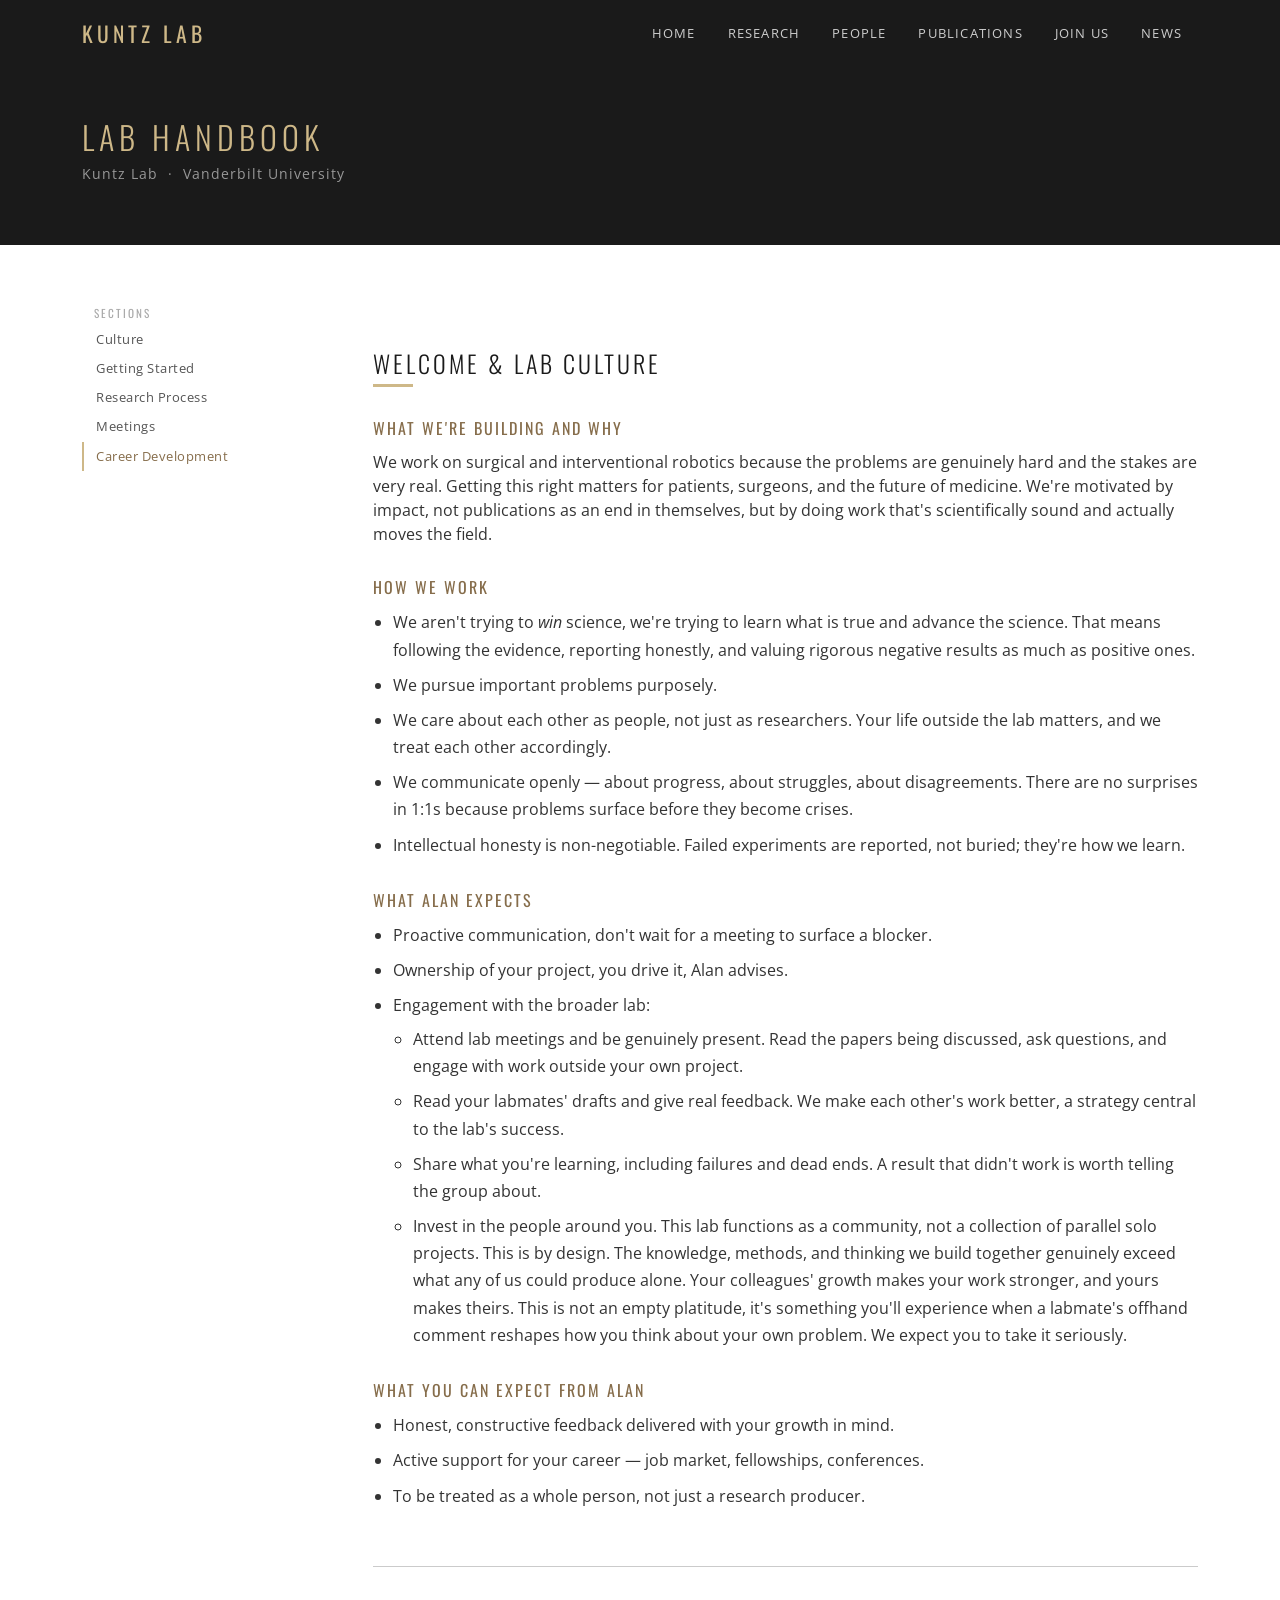
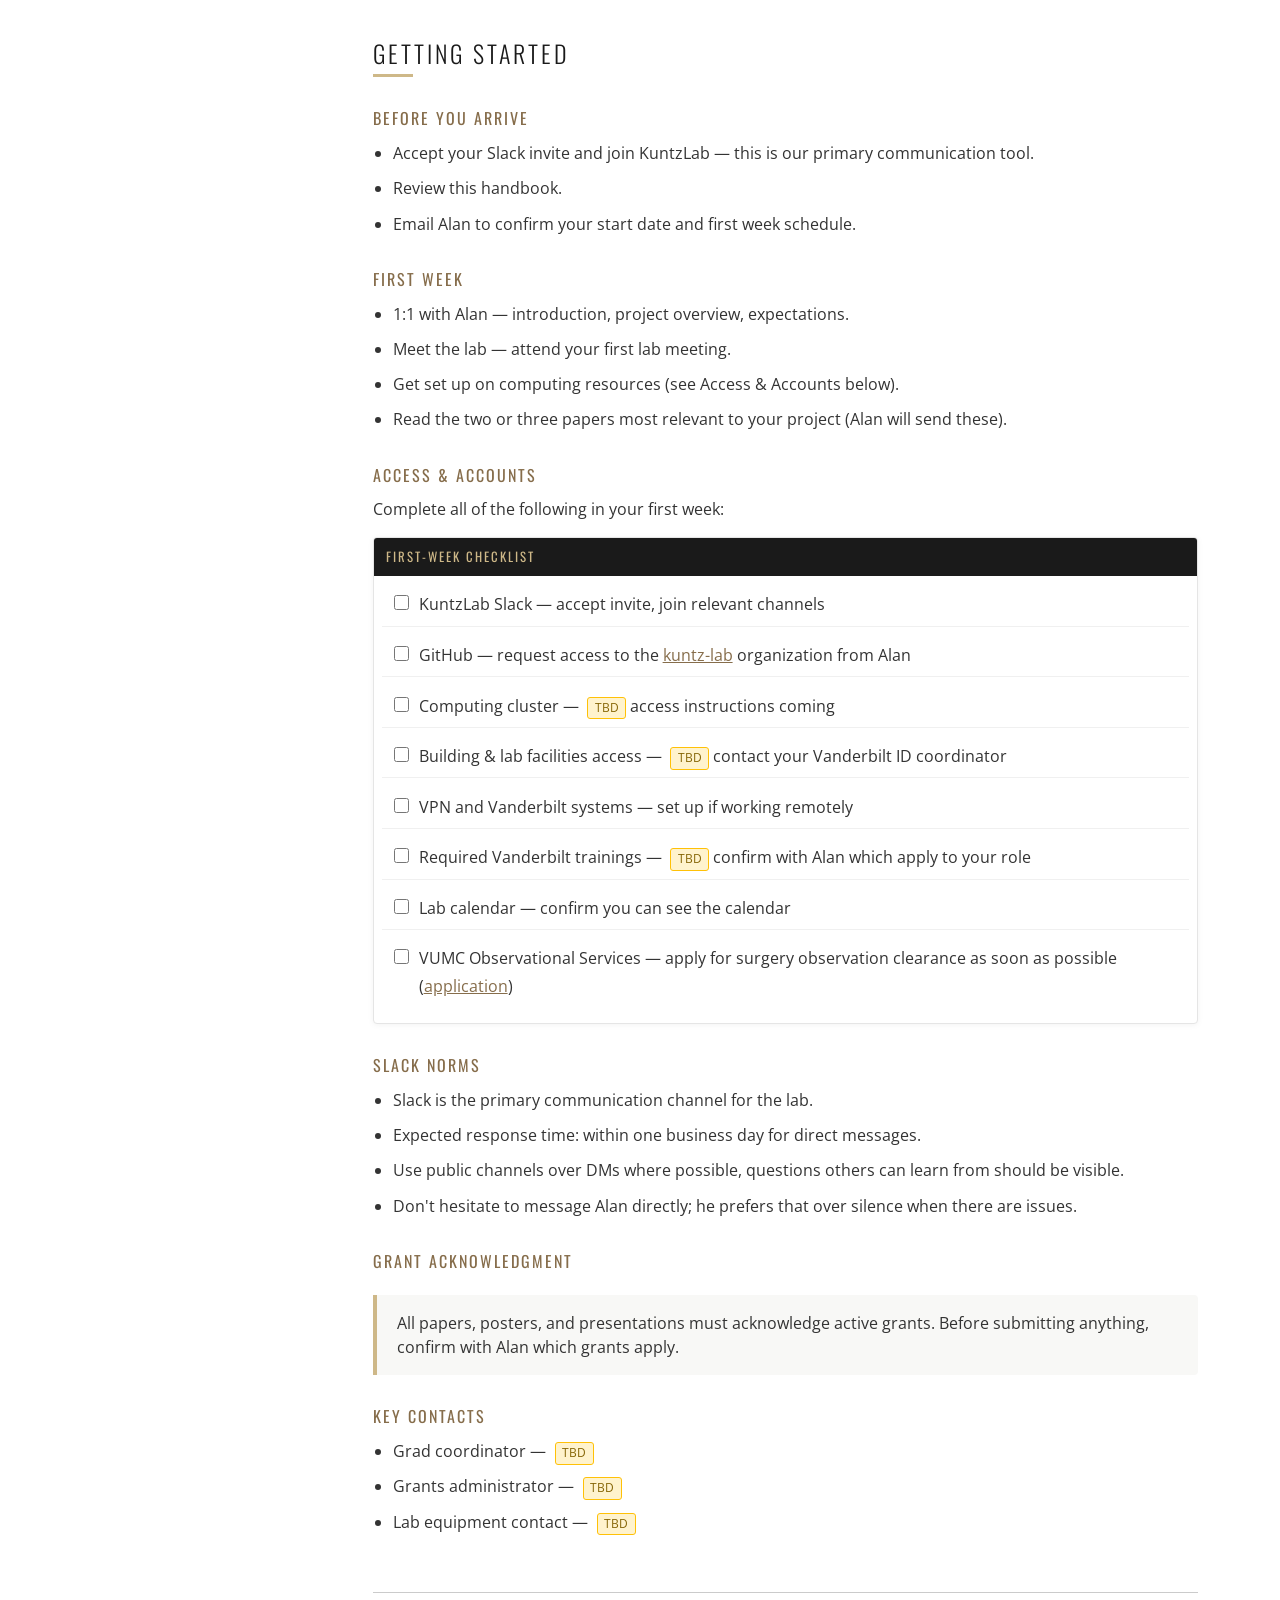
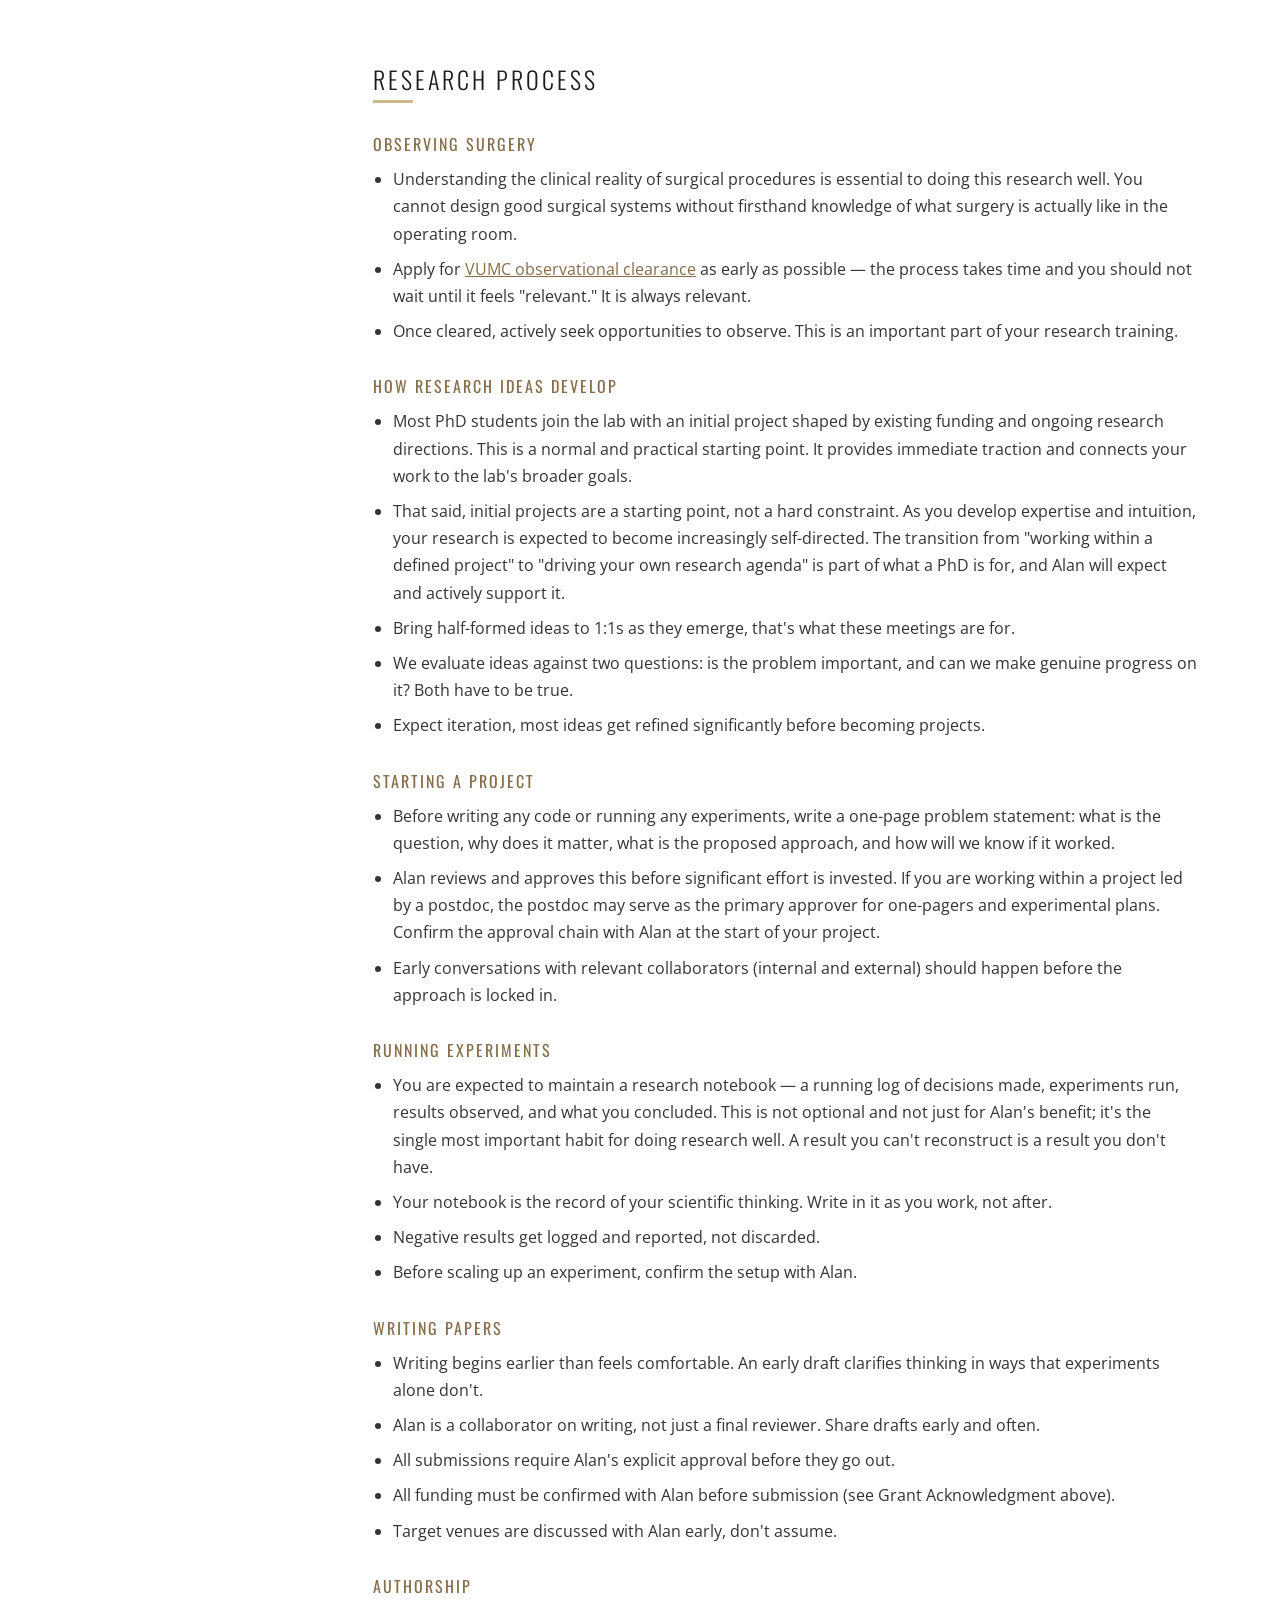
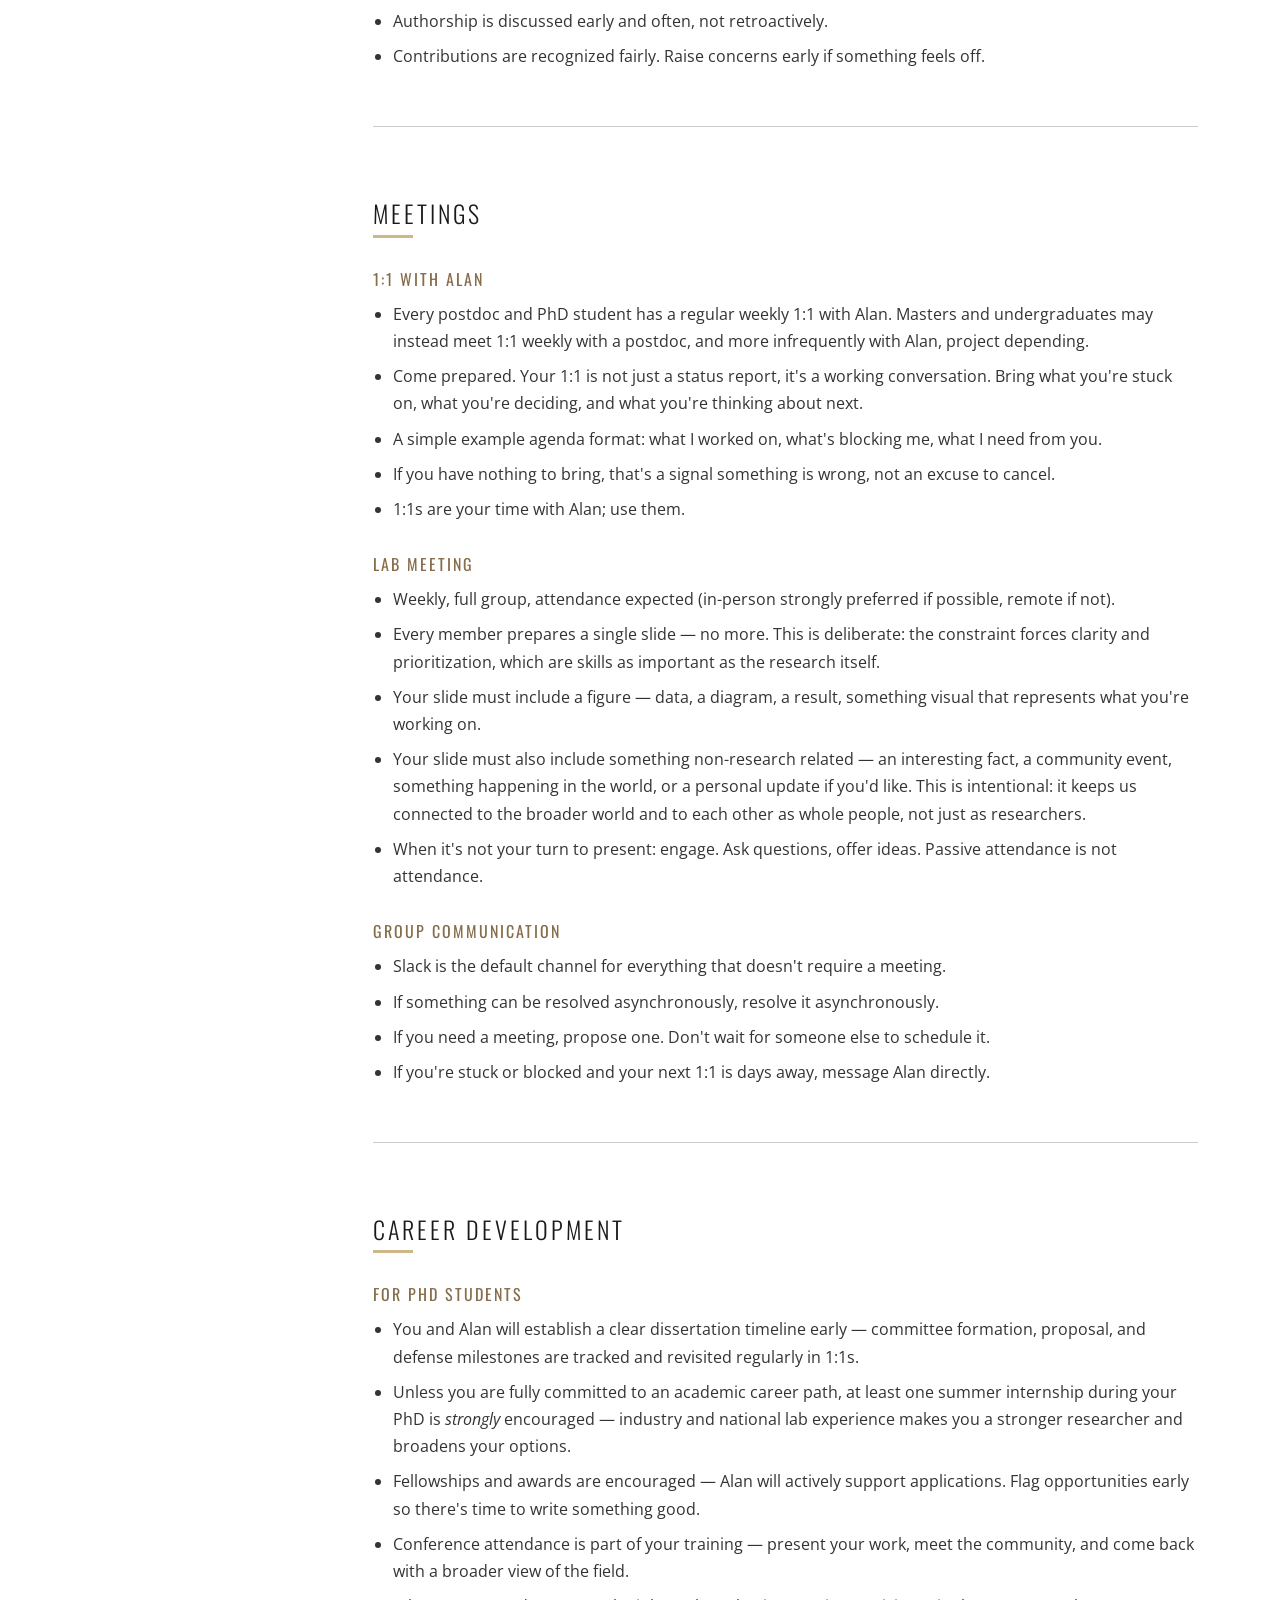
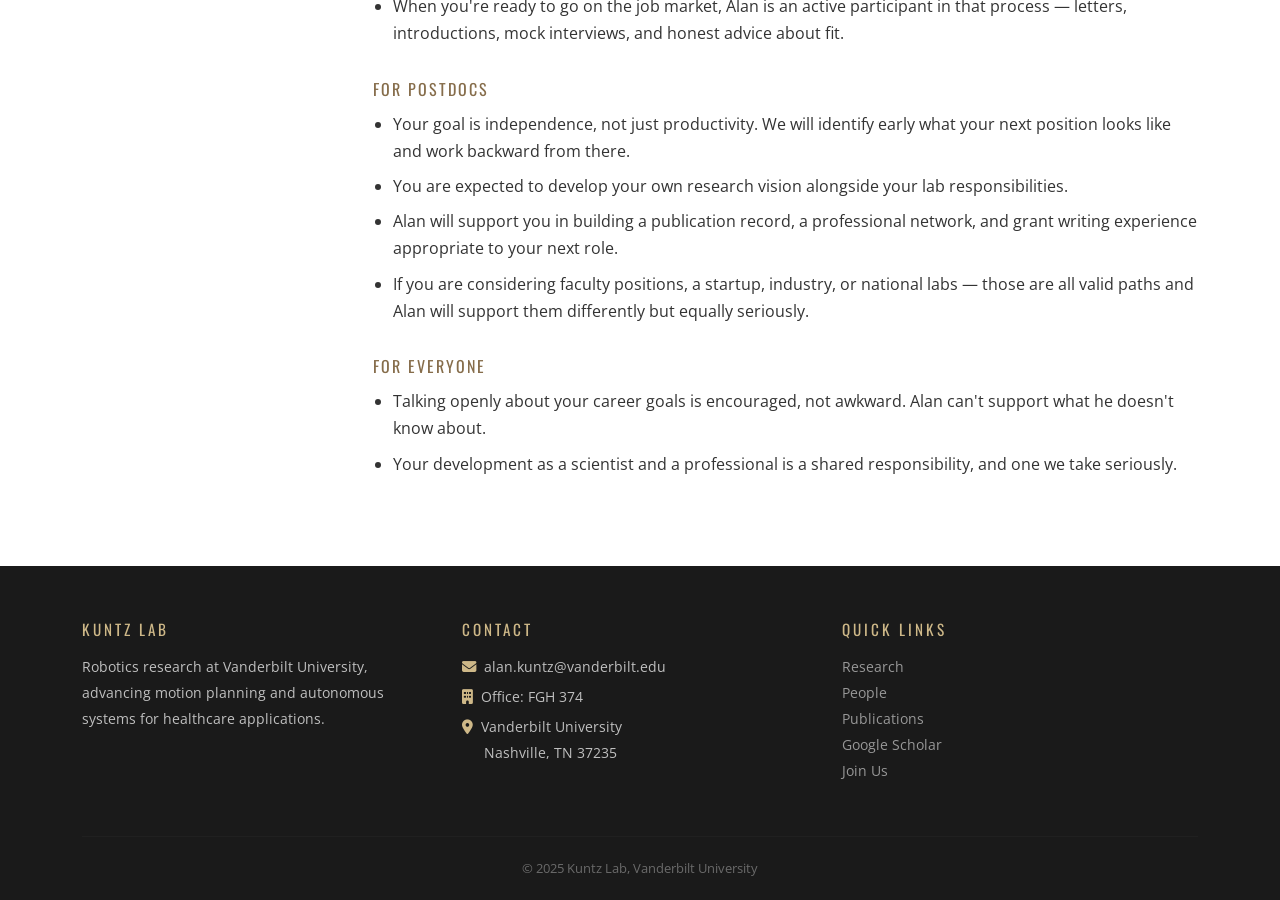
<file: handbook.html>
<!DOCTYPE html>
<html lang="en">
<head>
  <meta charset="UTF-8">
  <link rel="icon" href="favicon.ico">
  <meta name="viewport" content="width=device-width, initial-scale=1.0">
  <title>Lab Handbook | Kuntz Lab</title>
  <!-- Bootstrap 5 -->
  <link href="https://cdn.jsdelivr.net/npm/bootstrap@5.3.2/dist/css/bootstrap.min.css" rel="stylesheet">
  <!-- Font Awesome -->
  <link href="https://cdnjs.cloudflare.com/ajax/libs/font-awesome/6.5.0/css/all.min.css" rel="stylesheet">
  <!-- Google Fonts -->
  <link href="https://fonts.googleapis.com/css2?family=Oswald:wght@300;400;600&family=Open+Sans:wght@300;400;600&display=swap" rel="stylesheet">
  <!-- Custom -->
  <link href="css/kuntz-lab.css" rel="stylesheet">
  <style>
    .handbook-nav {
      position: sticky;
      top: 70px;
      max-height: calc(100vh - 90px);
      overflow-y: auto;
    }
    .handbook-nav .nav-link {
      color: #555;
      font-size: 0.82rem;
      padding: 0.3rem 0.75rem;
      letter-spacing: 0.5px;
      border-left: 2px solid transparent;
      transition: all 0.2s;
    }
    .handbook-nav .nav-link:hover,
    .handbook-nav .nav-link.active {
      color: var(--vu-gold-dark);
      border-left-color: var(--vu-gold);
      background: transparent;
    }
    .handbook-nav .nav-section-label {
      font-family: 'Oswald', sans-serif;
      font-size: 0.7rem;
      letter-spacing: 2px;
      text-transform: uppercase;
      color: #aaa;
      padding: 0.75rem 0.75rem 0.2rem;
    }
    .handbook-section {
      padding: 56px 0 24px;
      scroll-margin-top: 80px;
    }
    .handbook-section h2 {
      font-size: 1.5rem;
      letter-spacing: 3px;
      text-transform: uppercase;
      color: var(--vu-black);
      margin-bottom: 0.4rem;
    }
    .handbook-section h3 {
      font-size: 1rem;
      letter-spacing: 2px;
      text-transform: uppercase;
      color: var(--vu-gold-dark);
      margin: 2rem 0 0.75rem;
      font-weight: 400;
    }
    .handbook-section ul {
      padding-left: 1.25rem;
    }
    .handbook-section ul li {
      margin-bottom: 0.5rem;
      line-height: 1.7;
    }
    .handbook-section ul ul {
      margin-top: 0.4rem;
    }
    .checklist {
      list-style: none;
      padding-left: 0;
    }
    .checklist li {
      display: flex;
      align-items: flex-start;
      gap: 0.6rem;
      padding: 0.45rem 0.75rem;
      border-bottom: 1px solid #f0f0f0;
    }
    .checklist li:last-child { border-bottom: none; }
    .checklist li input[type="checkbox"] {
      margin-top: 0.25rem;
      accent-color: var(--vu-gold-dark);
      width: 15px;
      height: 15px;
      flex-shrink: 0;
    }
    .checklist-box {
      border: 1px solid #e5e5e5;
      border-radius: 4px;
      background: #fff;
      box-shadow: 0 1px 6px rgba(0,0,0,0.05);
      overflow: hidden;
    }
    .checklist-box-header {
      background: var(--vu-black);
      color: var(--vu-gold);
      font-family: 'Oswald', sans-serif;
      font-size: 0.8rem;
      letter-spacing: 2px;
      text-transform: uppercase;
      padding: 0.6rem 0.75rem;
    }
    .placeholder-badge {
      display: inline-block;
      background: #fff3cd;
      border: 1px solid #ffc107;
      color: #856404;
      font-size: 0.75rem;
      border-radius: 3px;
      padding: 0 0.4rem;
      margin-left: 0.3rem;
    }
    .section-divider-handbook {
      width: 40px;
      height: 3px;
      background: var(--vu-gold);
      margin-bottom: 1.5rem;
    }
    .callout {
      border-left: 4px solid var(--vu-gold);
      background: var(--vu-gray);
      padding: 1rem 1.25rem;
      margin: 1.5rem 0;
      border-radius: 0 4px 4px 0;
    }
    .callout p { margin-bottom: 0; }
  </style>
</head>
<body>

  <!-- Navbar -->
  <nav class="navbar navbar-expand-lg navbar-dark sticky-top">
    <div class="container">
      <a class="navbar-brand" href="index.html">Kuntz Lab</a>
      <button class="navbar-toggler" type="button" data-bs-toggle="collapse" data-bs-target="#mainNav"
        aria-controls="mainNav" aria-expanded="false" aria-label="Toggle navigation">
        <span class="navbar-toggler-icon"></span>
      </button>
      <div class="collapse navbar-collapse" id="mainNav">
        <ul class="navbar-nav ms-auto">
          <li class="nav-item"><a class="nav-link" href="index.html">Home</a></li>
          <li class="nav-item"><a class="nav-link" href="research.html">Research</a></li>
          <li class="nav-item"><a class="nav-link" href="people.html">People</a></li>
          <li class="nav-item"><a class="nav-link" href="publications.html">Publications</a></li>
          <li class="nav-item"><a class="nav-link" href="prospective.html">Join Us</a></li>
          <li class="nav-item"><a class="nav-link" href="index.html#news">News</a></li>
        </ul>
      </div>
    </div>
  </nav>

  <!-- Page header -->
  <div class="page-header-banner">
    <div class="container">
      <h2>Lab Handbook</h2>
      <p>Kuntz Lab &nbsp;·&nbsp; Vanderbilt University</p>
    </div>
  </div>

  <!-- Main content -->
  <div class="container py-5">
    <div class="row g-5">

      <!-- Sidebar nav -->
      <div class="col-lg-3 d-none d-lg-block">
        <nav class="handbook-nav" id="handbookNav">
          <div class="nav-section-label">Sections</div>
          <a class="nav-link" href="#culture">Culture</a>
          <a class="nav-link" href="#logistics">Getting Started</a>
          <a class="nav-link" href="#research-process">Research Process</a>
          <a class="nav-link" href="#meetings">Meetings</a>
          <a class="nav-link" href="#career">Career Development</a>
        </nav>
      </div>

      <!-- Content -->
      <div class="col-lg-9">

        <!-- 1. Culture -->
        <section class="handbook-section" id="culture">
          <h2>Welcome &amp; Lab Culture</h2>
          <div class="section-divider-handbook"></div>

          <h3>What We're Building and Why</h3>
          <p>We work on surgical and interventional robotics because the problems are genuinely hard and the stakes are very real. Getting this right matters for patients, surgeons, and the future of medicine. We're motivated by impact, not publications as an end in themselves, but by doing work that's scientifically sound and actually moves the field.</p>

          <h3>How We Work</h3>
          <ul>
            <li>We aren't trying to <em>win</em> science, we're trying to learn what is true and advance the science. That means following the evidence, reporting honestly, and valuing rigorous negative results as much as positive ones.</li>
            <li>We pursue important problems purposely.</li>
            <li>We care about each other as people, not just as researchers. Your life outside the lab matters, and we treat each other accordingly.</li>
            <li>We communicate openly — about progress, about struggles, about disagreements. There are no surprises in 1:1s because problems surface before they become crises.</li>
            <li>Intellectual honesty is non-negotiable. Failed experiments are reported, not buried; they're how we learn.</li>
          </ul>

          <h3>What Alan Expects</h3>
          <ul>
            <li>Proactive communication, don't wait for a meeting to surface a blocker.</li>
            <li>Ownership of your project, you drive it, Alan advises.</li>
            <li>Engagement with the broader lab:
              <ul>
                <li>Attend lab meetings and be genuinely present. Read the papers being discussed, ask questions, and engage with work outside your own project.</li>
                <li>Read your labmates' drafts and give real feedback. We make each other's work better, a strategy central to the lab's success.</li>
                <li>Share what you're learning, including failures and dead ends. A result that didn't work is worth telling the group about.</li>
                <li>Invest in the people around you. This lab functions as a community, not a collection of parallel solo projects. This is by design. The knowledge, methods, and thinking we build together genuinely exceed what any of us could produce alone. Your colleagues' growth makes your work stronger, and yours makes theirs. This is not an empty platitude, it's something you'll experience when a labmate's offhand comment reshapes how you think about your own problem. We expect you to take it seriously.</li>
              </ul>
            </li>
          </ul>

          <h3>What You Can Expect from Alan</h3>
          <ul>
            <li>Honest, constructive feedback delivered with your growth in mind.</li>
            <li>Active support for your career — job market, fellowships, conferences.</li>
            <li>To be treated as a whole person, not just a research producer.</li>
          </ul>
        </section>

        <hr>

        <!-- 2. Logistics -->
        <section class="handbook-section" id="logistics">
          <h2>Getting Started</h2>
          <div class="section-divider-handbook"></div>

          <h3>Before You Arrive</h3>
          <ul>
            <li>Accept your Slack invite and join KuntzLab — this is our primary communication tool.</li>
            <li>Review this handbook.</li>
            <li>Email Alan to confirm your start date and first week schedule.</li>
          </ul>

          <h3>First Week</h3>
          <ul>
            <li>1:1 with Alan — introduction, project overview, expectations.</li>
            <li>Meet the lab — attend your first lab meeting.</li>
            <li>Get set up on computing resources (see Access &amp; Accounts below).</li>
            <li>Read the two or three papers most relevant to your project (Alan will send these).</li>
          </ul>

          <h3>Access &amp; Accounts</h3>
          <p>Complete all of the following in your first week:</p>
          <div class="checklist-box mb-4">
            <div class="checklist-box-header">First-week checklist</div>
            <ul class="checklist p-2 mb-0">
              <li>
                <input type="checkbox" id="chk1">
                <label for="chk1">KuntzLab Slack — accept invite, join relevant channels</label>
              </li>
              <li>
                <input type="checkbox" id="chk2">
                <label for="chk2">GitHub — request access to the <a href="https://github.com/kuntz-lab" target="_blank" class="text-gold">kuntz-lab</a> organization from Alan</label>
              </li>
              <li>
                <input type="checkbox" id="chk3">
                <label for="chk3">Computing cluster — <span class="placeholder-badge">TBD</span> access instructions coming</label>
              </li>
              <li>
                <input type="checkbox" id="chk4">
                <label for="chk4">Building &amp; lab facilities access — <span class="placeholder-badge">TBD</span> contact your Vanderbilt ID coordinator</label>
              </li>
              <li>
                <input type="checkbox" id="chk5">
                <label for="chk5">VPN and Vanderbilt systems — set up if working remotely</label>
              </li>
              <li>
                <input type="checkbox" id="chk6">
                <label for="chk6">Required Vanderbilt trainings — <span class="placeholder-badge">TBD</span> confirm with Alan which apply to your role</label>
              </li>
              <li>
                <input type="checkbox" id="chk7">
                <label for="chk7">Lab calendar — confirm you can see the calendar</label>
              </li>
              <li>
                <input type="checkbox" id="chk8">
                <label for="chk8">VUMC Observational Services — apply for surgery observation clearance as soon as possible (<a href="https://www.vumc.org/observational-services/application-process" target="_blank" class="text-gold">application</a>)</label>
              </li>
            </ul>
          </div>

          <h3>Slack Norms</h3>
          <ul>
            <li>Slack is the primary communication channel for the lab.</li>
            <li>Expected response time: within one business day for direct messages.</li>
            <li>Use public channels over DMs where possible, questions others can learn from should be visible.</li>
            <li>Don't hesitate to message Alan directly; he prefers that over silence when there are issues.</li>
          </ul>

          <h3>Grant Acknowledgment</h3>
          <div class="callout">
            <p>All papers, posters, and presentations must acknowledge active grants. Before submitting anything, confirm with Alan which grants apply.</p>
          </div>

          <h3>Key Contacts</h3>
          <ul>
            <li>Grad coordinator — <span class="placeholder-badge">TBD</span></li>
            <li>Grants administrator — <span class="placeholder-badge">TBD</span></li>
            <li>Lab equipment contact — <span class="placeholder-badge">TBD</span></li>
          </ul>
        </section>

        <hr>

        <!-- 3. Research Process -->
        <section class="handbook-section" id="research-process">
          <h2>Research Process</h2>
          <div class="section-divider-handbook"></div>
          <h3>Observing Surgery</h3>
          <ul>
            <li>Understanding the clinical reality of surgical procedures is essential to doing this research well. You cannot design good surgical systems without firsthand knowledge of what surgery is actually like in the operating room.</li>
            <li>Apply for <a href="https://www.vumc.org/observational-services/application-process" target="_blank" class="text-gold">VUMC observational clearance</a> as early as possible — the process takes time and you should not wait until it feels "relevant." It is always relevant.</li>
            <li>Once cleared, actively seek opportunities to observe. This is an important part of your research training.</li>
          </ul>
          <h3>How Research Ideas Develop</h3>
            <ul>
              <li>Most PhD students join the lab with an initial project shaped by existing funding and ongoing research directions. This is a normal and practical starting point. It provides immediate traction and connects your work to the lab's broader goals.</li>
              <li>That said, initial projects are a starting point, not a hard constraint. As you develop expertise and intuition, your research is expected to become increasingly self-directed. The transition from "working within a defined project" to "driving your own research agenda" is part of what a PhD is for, and Alan will expect and actively support it.</li>
              <li>Bring half-formed ideas to 1:1s as they emerge, that's what these meetings are for.</li>
              <li>We evaluate ideas against two questions: is the problem important, and can we make genuine progress on it? Both have to be true.</li>
              <li>Expect iteration, most ideas get refined significantly before becoming projects.</li>
            </ul> 

          <h3>Starting a Project</h3>
          <ul>
            <li>Before writing any code or running any experiments, write a one-page problem statement: what is the question, why does it matter, what is the proposed approach, and how will we know if it worked.</li>
            <li>Alan reviews and approves this before significant effort is invested. If you are working within a project led by a postdoc, the postdoc may serve as the primary approver for one-pagers and experimental plans. Confirm the approval chain with Alan at the start of your project.</li>
            <li>Early conversations with relevant collaborators (internal and external) should happen before the approach is locked in.</li>
          </ul>

          <h3>Running Experiments</h3>
          <ul>
            <li>You are expected to maintain a research notebook — a running log of decisions made, experiments run, results observed, and what you concluded. This is not optional and not just for Alan's benefit; it's the single most important habit for doing research well. A result you can't reconstruct is a result you don't have.</li>
            <li>Your notebook is the record of your scientific thinking. Write in it as you work, not after.</li>
            <li>Negative results get logged and reported, not discarded.</li>
            <li>Before scaling up an experiment, confirm the setup with Alan.</li>
          </ul>

          <h3>Writing Papers</h3>
          <ul>
            <li>Writing begins earlier than feels comfortable. An early draft clarifies thinking in ways that experiments alone don't.</li>
            <li>Alan is a collaborator on writing, not just a final reviewer. Share drafts early and often.</li>
            <li>All submissions require Alan's explicit approval before they go out.</li>
            <li>All funding must be confirmed with Alan before submission (see Grant Acknowledgment above).</li>
            <li>Target venues are discussed with Alan early, don't assume.</li>
          </ul>

          <h3>Authorship</h3>
          <ul>
            <li>Authorship is discussed early and often, not retroactively.</li>
            <li>Contributions are recognized fairly. Raise concerns early if something feels off.</li>
          </ul>
        </section>

        <hr>

        <!-- 4. Meetings -->
        <section class="handbook-section" id="meetings">
          <h2>Meetings</h2>
          <div class="section-divider-handbook"></div>

          <h3>1:1 with Alan</h3>
          <ul>
            <li>Every postdoc and PhD student has a regular weekly 1:1 with Alan. Masters and undergraduates may instead meet 1:1 weekly with a postdoc, and more infrequently with Alan, project depending.</li>
            <li>Come prepared. Your 1:1 is not just a status report, it's a working conversation. Bring what you're stuck on, what you're deciding, and what you're thinking about next.</li>
            <li>A simple example agenda format: what I worked on, what's blocking me, what I need from you.</li>
            <li>If you have nothing to bring, that's a signal something is wrong, not an excuse to cancel.</li>
            <li>1:1s are your time with Alan; use them.</li>
          </ul>

          <h3>Lab Meeting</h3>
          <ul>
            <li>Weekly, full group, attendance expected (in-person strongly preferred if possible, remote if not).</li>
            <li>Every member prepares a single slide — no more. This is deliberate: the constraint forces clarity and prioritization, which are skills as important as the research itself.</li>
            <li>Your slide must include a figure — data, a diagram, a result, something visual that represents what you're working on.</li>
            <li>Your slide must also include something non-research related — an interesting fact, a community event, something happening in the world, or a personal update if you'd like. This is intentional: it keeps us connected to the broader world and to each other as whole people, not just as researchers.</li>
            <li>When it's not your turn to present: engage. Ask questions, offer ideas. Passive attendance is not attendance.</li>
          </ul>

          <h3>Group Communication</h3>
          <ul>
            <li>Slack is the default channel for everything that doesn't require a meeting.</li>
            <li>If something can be resolved asynchronously, resolve it asynchronously.</li>
            <li>If you need a meeting, propose one. Don't wait for someone else to schedule it.</li>
            <li>If you're stuck or blocked and your next 1:1 is days away, message Alan directly.</li>
          </ul>
        </section>

        <hr>

        <!-- 5. Career Development -->
        <section class="handbook-section" id="career">
          <h2>Career Development</h2>
          <div class="section-divider-handbook"></div>

          <h3>For PhD Students</h3>
          <ul>
            <li>You and Alan will establish a clear dissertation timeline early — committee formation, proposal, and defense milestones are tracked and revisited regularly in 1:1s.</li>
            <li>Unless you are fully committed to an academic career path, at least one summer internship during your PhD is <em>strongly</em> encouraged — industry and national lab experience makes you a stronger researcher and broadens your options.</li>
            <li>Fellowships and awards are encouraged — Alan will actively support applications. Flag opportunities early so there's time to write something good.</li>
            <li>Conference attendance is part of your training — present your work, meet the community, and come back with a broader view of the field.</li>
            <li>When you're ready to go on the job market, Alan is an active participant in that process — letters, introductions, mock interviews, and honest advice about fit.</li>
          </ul>

          <h3>For Postdocs</h3>
          <ul>
            <li>Your goal is independence, not just productivity. We will identify early what your next position looks like and work backward from there.</li>
            <li>You are expected to develop your own research vision alongside your lab responsibilities.</li>
            <li>Alan will support you in building a publication record, a professional network, and grant writing experience appropriate to your next role.</li>
            <li>If you are considering faculty positions, a startup, industry, or national labs — those are all valid paths and Alan will support them differently but equally seriously.</li>
          </ul>

          <h3>For Everyone</h3>
          <ul>
            <li>Talking openly about your career goals is encouraged, not awkward. Alan can't support what he doesn't know about.</li>
            <li>Your development as a scientist and a professional is a shared responsibility, and one we take seriously.</li>
          </ul>
        </section>

      </div>
    </div>
  </div>

  <!-- Footer -->
  <footer>
    <div class="container">
      <div class="row g-4">
        <div class="col-md-4">
          <h5>Kuntz Lab</h5>
          <p>Robotics research at Vanderbilt University, advancing motion planning and autonomous systems for healthcare applications.</p>
        </div>
        <div class="col-md-4">
          <h5>Contact</h5>
          <p class="mb-1"><i class="fas fa-envelope me-2" style="color:var(--vu-gold)"></i>alan.kuntz@vanderbilt.edu</p>
          <p class="mb-1"><i class="fas fa-building me-2" style="color:var(--vu-gold)"></i>Office: FGH 374</p>
          <p><i class="fas fa-map-marker-alt me-2" style="color:var(--vu-gold)"></i>Vanderbilt University<br>
            <span style="margin-left:1.4rem">Nashville, TN 37235</span></p>
        </div>
        <div class="col-md-4">
          <h5>Quick Links</h5>
          <ul class="list-unstyled">
            <li><a href="research.html">Research</a></li>
            <li><a href="people.html">People</a></li>
            <li><a href="publications.html">Publications</a></li>
            <li><a href="https://scholar.google.com/citations?user=7uZPiGoAAAAJ&hl=en" target="_blank">Google Scholar</a></li>
            <li><a href="prospective.html">Join Us</a></li>
          </ul>
        </div>
      </div>
      <hr>
      <p class="footer-bottom text-center mb-0">&copy; 2025 Kuntz Lab, Vanderbilt University</p>
    </div>
  </footer>

  <script src="https://cdn.jsdelivr.net/npm/bootstrap@5.3.2/dist/js/bootstrap.bundle.min.js"></script>
  <script>
    // Highlight active sidebar link on scroll
    const sections = document.querySelectorAll('.handbook-section');
    const navLinks = document.querySelectorAll('.handbook-nav .nav-link');
    const observer = new IntersectionObserver((entries) => {
      entries.forEach(entry => {
        if (entry.isIntersecting) {
          navLinks.forEach(link => link.classList.remove('active'));
          const active = document.querySelector(`.handbook-nav a[href="#${entry.target.id}"]`);
          if (active) active.classList.add('active');
        }
      });
    }, { rootMargin: '-20% 0px -70% 0px' });
    sections.forEach(s => observer.observe(s));

    // Persist checkboxes in localStorage
    document.querySelectorAll('.checklist input[type="checkbox"]').forEach(cb => {
      const key = 'handbook_' + cb.id;
      cb.checked = localStorage.getItem(key) === 'true';
      cb.addEventListener('change', () => localStorage.setItem(key, cb.checked));
    });
  </script>
</body>
</html>
</file>
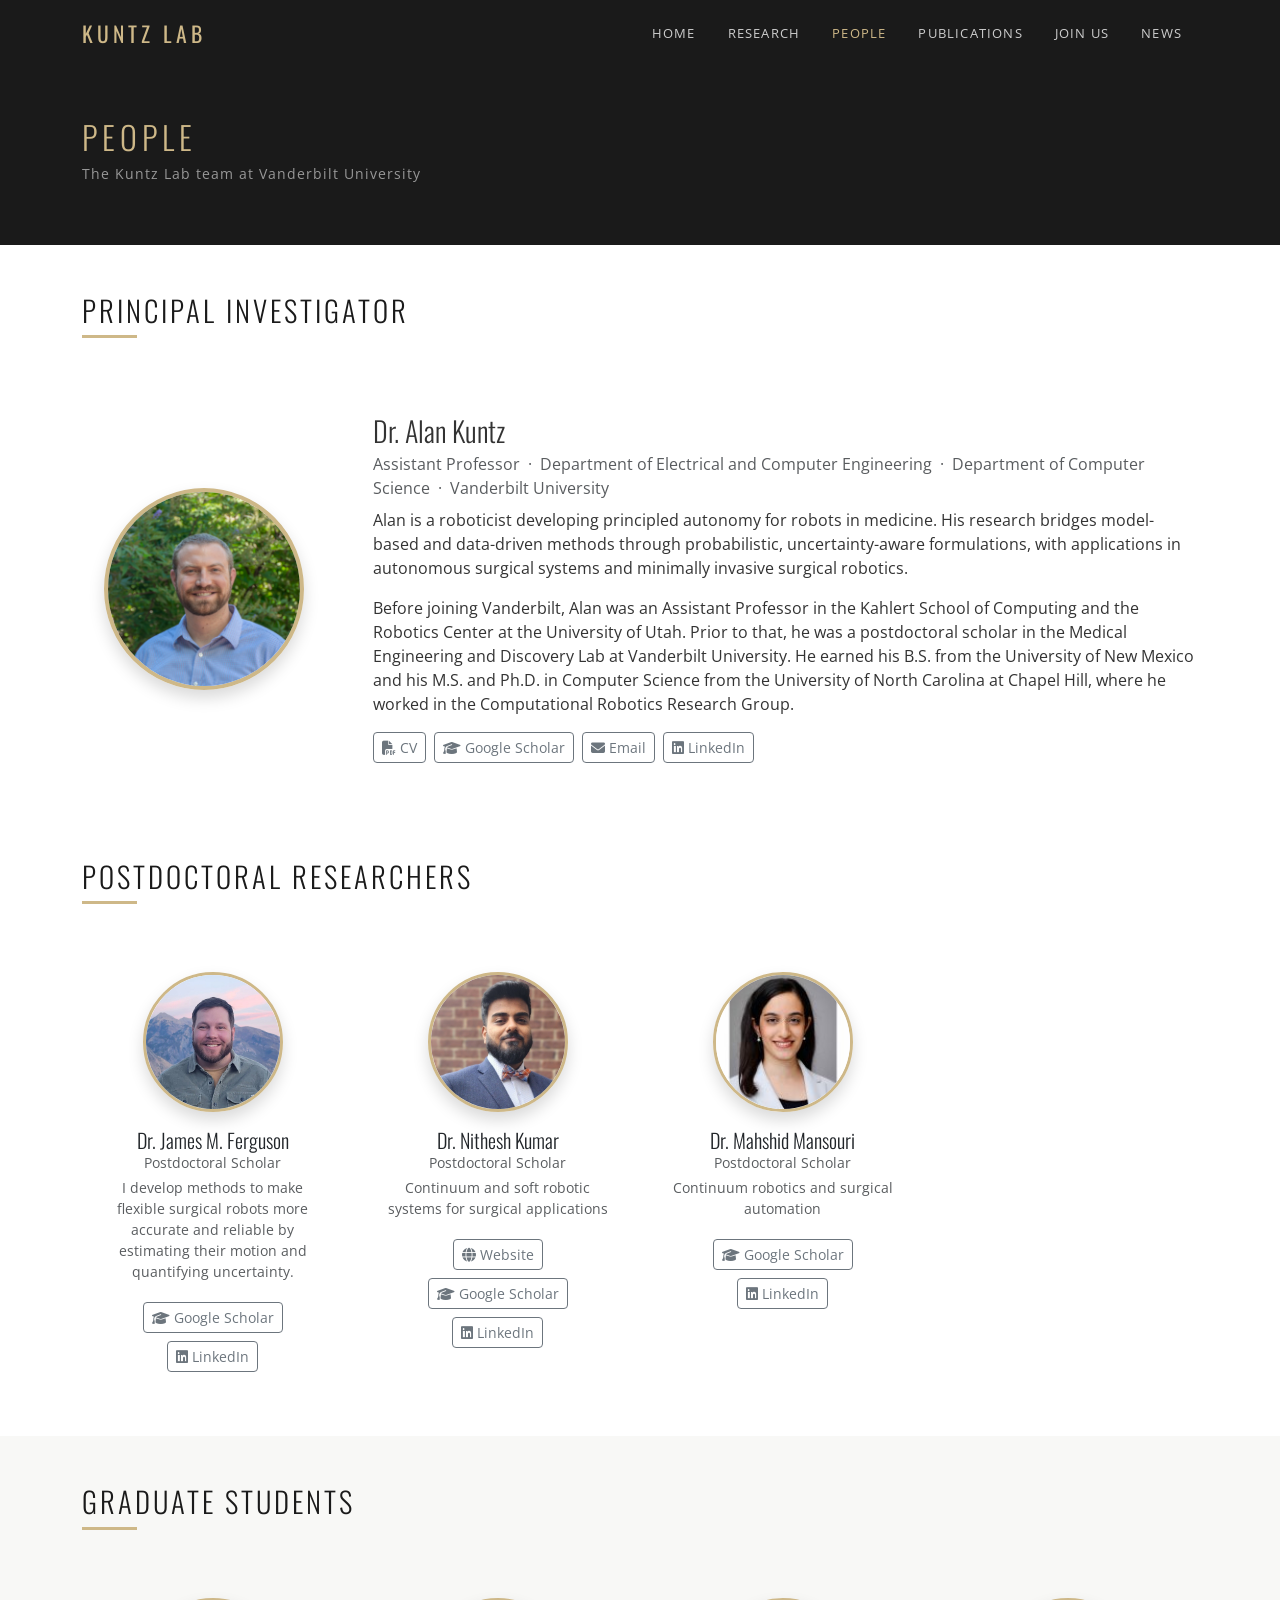
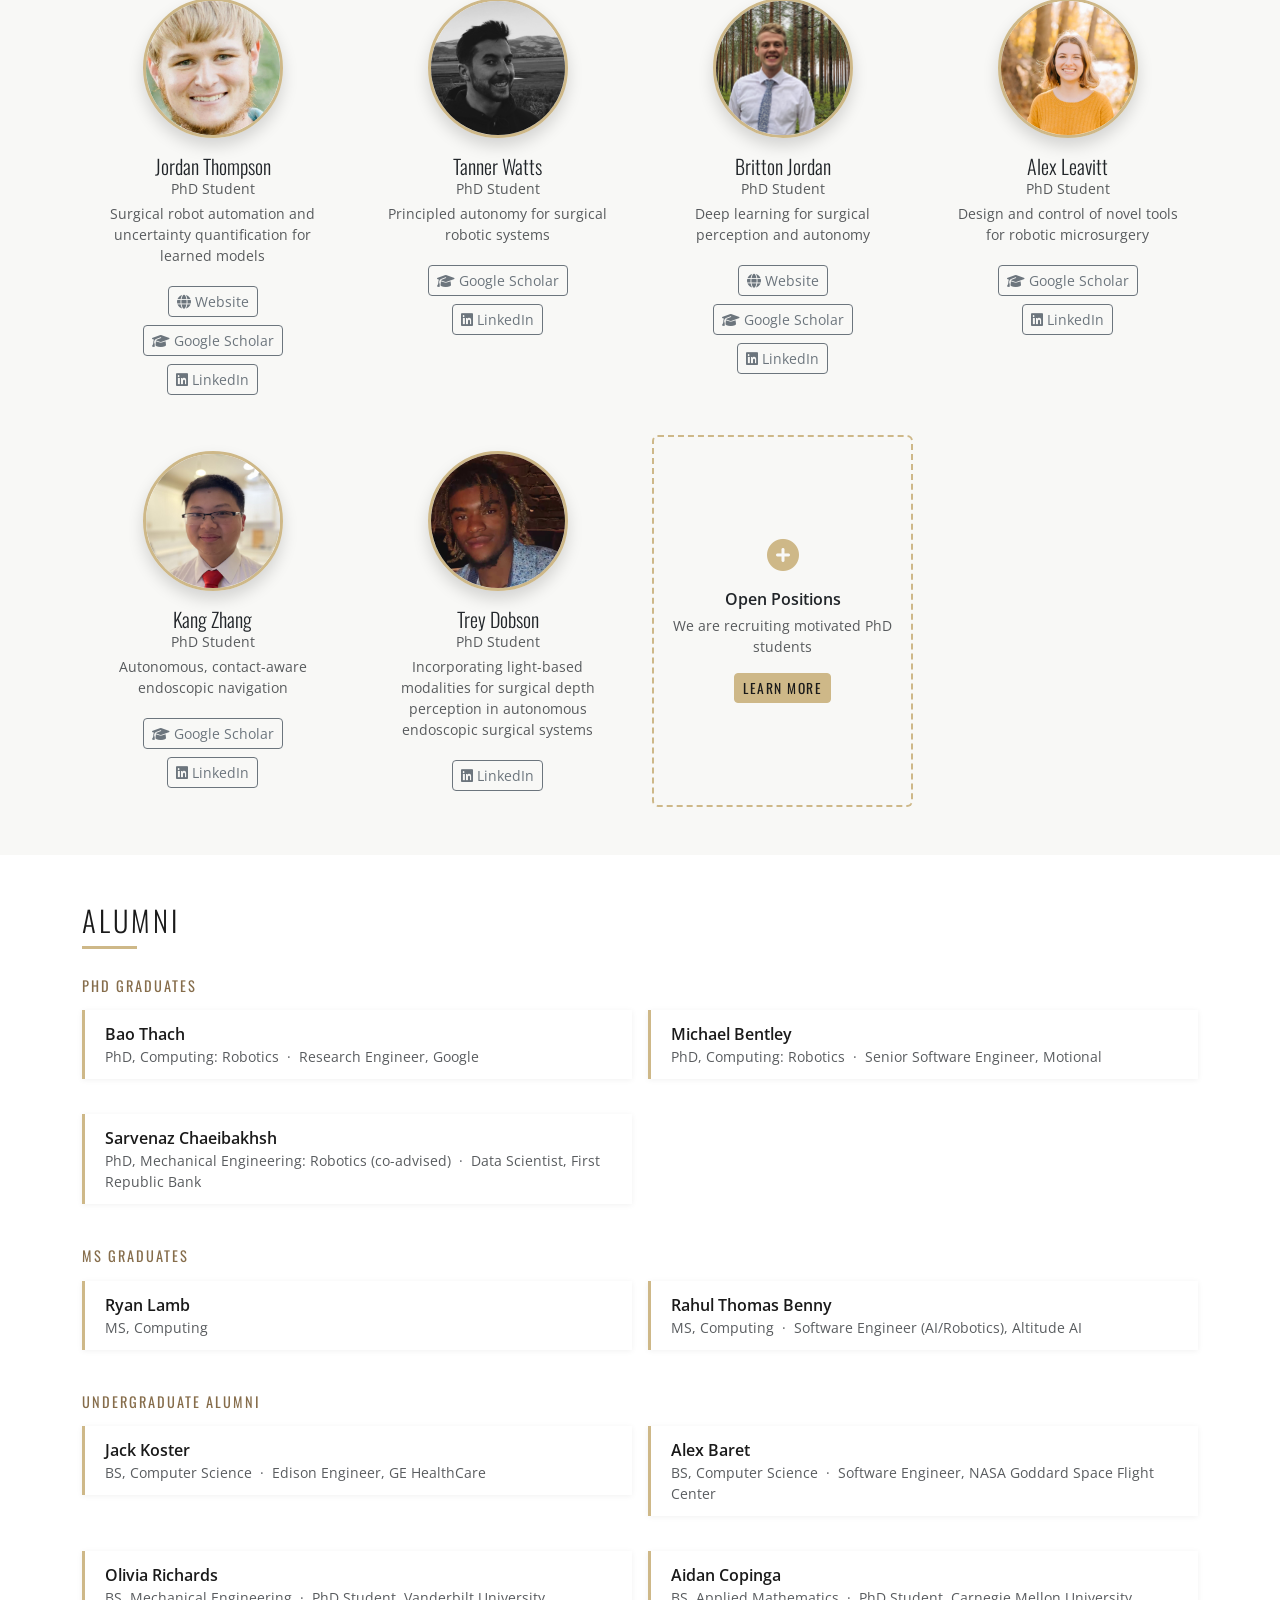
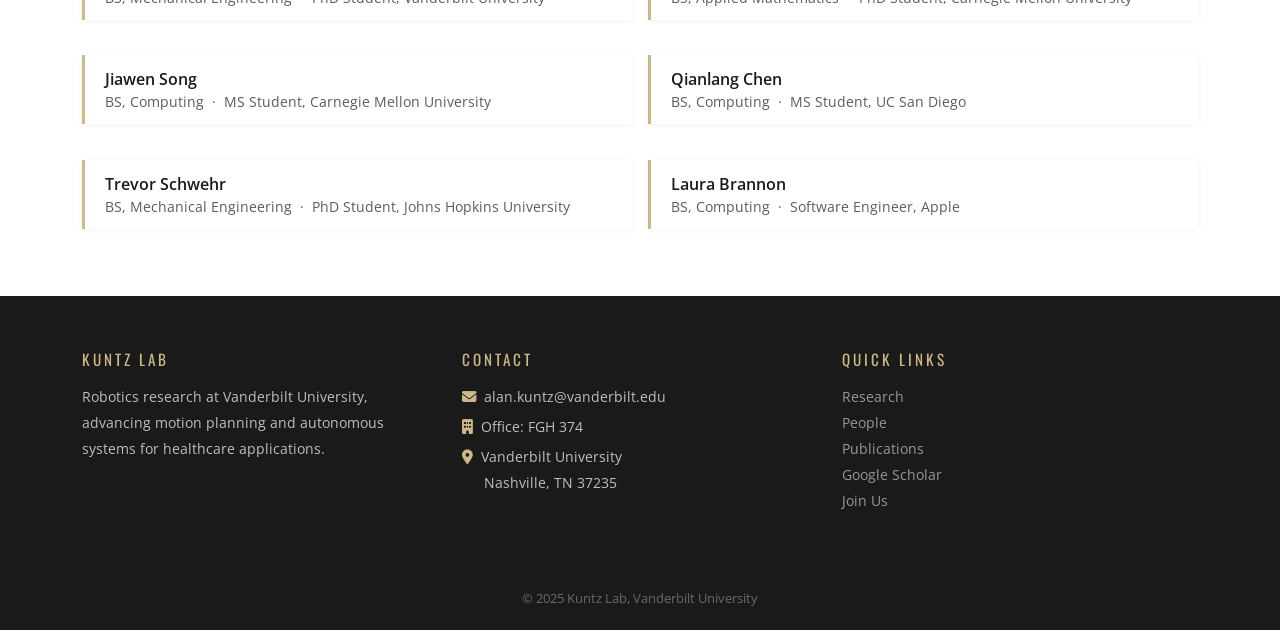
<file: people.html>
<!DOCTYPE html>
<html lang="en">
<head>
  <meta charset="UTF-8">
  <link rel="icon" href="favicon.ico">
  <meta name="viewport" content="width=device-width, initial-scale=1.0">
  <title>People | Kuntz Lab</title>
  <meta name="description" content="Meet the members of the Kuntz Lab at Vanderbilt University.">
  <!-- Bootstrap 5 -->
  <link href="https://cdn.jsdelivr.net/npm/bootstrap@5.3.2/dist/css/bootstrap.min.css" rel="stylesheet">
  <!-- Font Awesome -->
  <link href="https://cdnjs.cloudflare.com/ajax/libs/font-awesome/6.5.0/css/all.min.css" rel="stylesheet">
  <!-- Google Fonts -->
  <link href="https://fonts.googleapis.com/css2?family=Oswald:wght@300;400;600&family=Open+Sans:wght@300;400;600&display=swap" rel="stylesheet">
  <!-- Custom -->
  <link href="css/kuntz-lab.css" rel="stylesheet">
</head>
<body>

<!-- ── Navbar ────────────────────────────────── -->
<nav class="navbar navbar-expand-lg navbar-dark sticky-top">
  <div class="container">
    <a class="navbar-brand" href="index.html">Kuntz Lab</a>
    <button class="navbar-toggler" type="button" data-bs-toggle="collapse" data-bs-target="#mainNav"
      aria-controls="mainNav" aria-expanded="false" aria-label="Toggle navigation">
      <span class="navbar-toggler-icon"></span>
    </button>
    <div class="collapse navbar-collapse" id="mainNav">
      <ul class="navbar-nav ms-auto">
        <li class="nav-item"><a class="nav-link" href="index.html">Home</a></li>
        <li class="nav-item"><a class="nav-link" href="research.html">Research</a></li>
        <li class="nav-item"><a class="nav-link active" href="people.html">People</a></li>
        <li class="nav-item"><a class="nav-link" href="publications.html">Publications</a></li>
        <li class="nav-item"><a class="nav-link" href="prospective.html">Join Us</a></li>
        <li class="nav-item"><a class="nav-link" href="index.html#news">News</a></li>
      </ul>
    </div>
  </div>
</nav>

<!-- ── Page Header ───────────────────────────── -->
<section class="page-header-banner">
  <div class="container">
    <h2>People</h2>
    <p>The Kuntz Lab team at Vanderbilt University</p>
  </div>
</section>

<!-- ── Principal Investigator ────────────────── -->
<section class="py-5">
  <div class="container">
    <h2 class="section-title">Principal Investigator</h2>
    <div class="section-divider"></div>
    <div class="row align-items-center g-5 mt-1">
      <div class="col-md-3 text-center">
        <img src="images/AlanKuntz-Small.jpg" alt="Dr. Alan Kuntz"
          class="img-fluid rounded-circle shadow border border-4"
          style="border-color:var(--vu-gold)!important; max-width:200px; width:100%;">
      </div>
      <div class="col-md-9">
        <h3 class="mb-1">Dr. Alan Kuntz</h3>
        <p class="text-muted mb-2">Assistant Professor &nbsp;·&nbsp; Department of Electrical and Computer Engineering &nbsp;·&nbsp; Department of Computer Science &nbsp;·&nbsp; Vanderbilt University</p>
        <p class="mb-3">Alan is a roboticist developing principled autonomy for robots in medicine. His research bridges model-based and data-driven methods through probabilistic, uncertainty-aware formulations, with applications in autonomous surgical systems and minimally invasive surgical robotics.</p>
        <p class="mb-3">Before joining Vanderbilt, Alan was an Assistant Professor in the Kahlert School of Computing and the Robotics Center at the University of Utah. Prior to that, he was a postdoctoral scholar in the Medical Engineering and Discovery Lab at Vanderbilt University. He earned his B.S. from the University of New Mexico and his M.S. and Ph.D. in Computer Science from the University of North Carolina at Chapel Hill, where he worked in the Computational Robotics Research Group.</p>
        <div class="d-flex flex-wrap gap-2">
          <a href="images/Kuntz_CV-3-26.pdf" class="btn btn-sm btn-outline-secondary" target="_blank">
            <i class="fas fa-file-pdf me-1"></i>CV
          </a>
          <a href="https://scholar.google.com/citations?user=7uZPiGoAAAAJ&hl=en" class="btn btn-sm btn-outline-secondary" target="_blank">
            <i class="fas fa-graduation-cap me-1"></i>Google Scholar
          </a>
          <a href="mailto:alan.kuntz@vanderbilt.edu" class="btn btn-sm btn-outline-secondary">
            <i class="fas fa-envelope me-1"></i>Email
          </a>
          <a href="https://www.linkedin.com/in/alan-kuntz-1a494a135" class="btn btn-sm btn-outline-secondary" target="_blank">
            <i class="fab fa-linkedin me-1"></i>LinkedIn
          </a>
        </div>
      </div>
    </div>
  </div>
</section>

<!-- ── Postdoctoral Researchers ───────────────── -->
<section class="py-5">
  <div class="container">
    <h2 class="section-title">Postdoctoral Researchers</h2>
    <div class="section-divider"></div>
    <div class="row g-4 mt-1">

      <!-- James M. Ferguson -->
      <div class="col-sm-6 col-md-4 col-lg-3 d-flex">
        <div class="card people-card p-3 w-100 text-center border-0 bg-transparent">
          <img src="images/JamesFerguson.jpg" alt="James M. Ferguson"
            class="img-fluid rounded-circle shadow mx-auto mb-3"
            style="width:140px; height:140px; object-fit:cover; border:3px solid var(--vu-gold);">
          <h5 class="mb-0">Dr. James M. Ferguson</h5>
          <p class="text-muted small mb-1">Postdoctoral Scholar</p>
          <p class="text-muted small">I develop methods to make flexible surgical robots more accurate and reliable by estimating their motion and quantifying uncertainty.</p>
          <div class="d-flex flex-wrap gap-2 justify-content-center mt-1">
            <a href="https://scholar.google.com/citations?user=GcbB830AAAAJ&hl=en&oi=sra" class="btn btn-sm btn-outline-secondary" target="_blank">
              <i class="fas fa-graduation-cap me-1"></i>Google Scholar
            </a>
            <a href="https://www.linkedin.com/in/j-m-ferguson" class="btn btn-sm btn-outline-secondary" target="_blank">
              <i class="fab fa-linkedin me-1"></i>LinkedIn
            </a>
          </div>
        </div>
      </div>

      <!-- Nithesh Kumar -->
      <div class="col-sm-6 col-md-4 col-lg-3 d-flex">
        <div class="card people-card p-3 w-100 text-center border-0 bg-transparent">
          <img src="images/NitheshKumar.jpg" alt="Nithesh Kumar"
            class="img-fluid rounded-circle shadow mx-auto mb-3"
            style="width:140px; height:140px; object-fit:cover; border:3px solid var(--vu-gold);">
          <h5 class="mb-0">Dr. Nithesh Kumar</h5>
          <p class="text-muted small mb-1">Postdoctoral Scholar</p>
          <p class="text-muted small">Continuum and soft robotic systems for surgical applications</p>
          <div class="d-flex flex-wrap gap-2 justify-content-center mt-1">
            <a href="https://nitheshk.org/" class="btn btn-sm btn-outline-secondary" target="_blank">
              <i class="fas fa-globe me-1"></i>Website
            </a>
            <a href="https://scholar.google.com/citations?user=5yW4EQwAAAAJ&hl=en" class="btn btn-sm btn-outline-secondary" target="_blank">
              <i class="fas fa-graduation-cap me-1"></i>Google Scholar
            </a>
            <a href="https://www.linkedin.com/in/nithesh-kumar-ph-d-073958120/" class="btn btn-sm btn-outline-secondary" target="_blank">
              <i class="fab fa-linkedin me-1"></i>LinkedIn
            </a>
          </div>
        </div>
      </div>

      <!-- Mahshid Mansouri -->
      <div class="col-sm-6 col-md-4 col-lg-3 d-flex">
        <div class="card people-card p-3 w-100 text-center border-0 bg-transparent">
          <img src="images/MahshidMansouri.jpg" alt="Mahshid Mansouri"
            class="img-fluid rounded-circle shadow mx-auto mb-3"
            style="width:140px; height:140px; object-fit:cover; border:3px solid var(--vu-gold);">
          <h5 class="mb-0">Dr. Mahshid Mansouri</h5>
          <p class="text-muted small mb-1">Postdoctoral Scholar</p>
          <p class="text-muted small">Continuum robotics and surgical automation</p>
          <div class="d-flex flex-wrap gap-2 justify-content-center mt-1">
            <a href="https://scholar.google.com/citations?user=SPE9vkoAAAAJ&hl=en" class="btn btn-sm btn-outline-secondary" target="_blank">
              <i class="fas fa-graduation-cap me-1"></i>Google Scholar
            </a>
            <a href="https://www.linkedin.com/in/mahshid-mansouri/" class="btn btn-sm btn-outline-secondary" target="_blank">
              <i class="fab fa-linkedin me-1"></i>LinkedIn
            </a>
          </div>
        </div>
      </div>

    </div>
  </div>
</section>

<!-- ── Graduate Students ──────────────────────── -->
<section class="py-5 bg-lab-gray">
  <div class="container">
    <h2 class="section-title">Graduate Students</h2>
    <div class="section-divider"></div>
    <div class="row g-4 mt-1">

      <!-- Jordan Thompson -->
      <div class="col-sm-6 col-md-4 col-lg-3 d-flex">
        <div class="card people-card p-3 w-100 text-center border-0 bg-transparent">
          <img src="images/JordanThompson.jpg" alt="Jordan Thompson"
            class="img-fluid rounded-circle shadow mx-auto mb-3"
            style="width:140px; height:140px; object-fit:cover; border:3px solid var(--vu-gold);">
          <h5 class="mb-0">Jordan Thompson</h5>
          <p class="text-muted small mb-1">PhD Student</p>
          <p class="text-muted small">Surgical robot automation and uncertainty quantification for learned models</p>
          <div class="d-flex flex-wrap gap-2 justify-content-center mt-1">
            <a href="https://jordan-lee-thompson.com/" class="btn btn-sm btn-outline-secondary" target="_blank">
              <i class="fas fa-globe me-1"></i>Website
            </a>
            <a href="https://scholar.google.com/citations?user=i4zddEQAAAAJ&hl=en" class="btn btn-sm btn-outline-secondary" target="_blank">
              <i class="fas fa-graduation-cap me-1"></i>Google Scholar
            </a>
            <a href="https://www.linkedin.com/in/jordan-thompson-63a129205/" class="btn btn-sm btn-outline-secondary" target="_blank">
              <i class="fab fa-linkedin me-1"></i>LinkedIn
            </a>
          </div>
        </div>
      </div>

      <!-- Tanner Watts -->
      <div class="col-sm-6 col-md-4 col-lg-3 d-flex">
        <div class="card people-card p-3 w-100 text-center border-0 bg-transparent">
          <img src="images/TannerWatts.jpg" alt="Tanner Watts"
            class="img-fluid rounded-circle shadow mx-auto mb-3"
            style="width:140px; height:140px; object-fit:cover; border:3px solid var(--vu-gold);">
          <h5 class="mb-0">Tanner Watts</h5>
          <p class="text-muted small mb-1">PhD Student</p>
          <p class="text-muted small">Principled autonomy for surgical robotic systems</p>
          <div class="d-flex flex-wrap gap-2 justify-content-center mt-1">
            <a href="https://scholar.google.com/citations?user=Mgz5awwAAAAJ&hl=en&oi=ao" class="btn btn-sm btn-outline-secondary" target="_blank">
              <i class="fas fa-graduation-cap me-1"></i>Google Scholar
            </a>
            <a href="https://www.linkedin.com/in/tanner-addington-watts/" class="btn btn-sm btn-outline-secondary" target="_blank">
              <i class="fab fa-linkedin me-1"></i>LinkedIn
            </a>
          </div>
        </div>
      </div>

      <!-- Britton Jordan -->
      <div class="col-sm-6 col-md-4 col-lg-3 d-flex">
        <div class="card people-card p-3 w-100 text-center border-0 bg-transparent">
          <img src="images/BrittonJordan.jpg" alt="Britton Jordan"
            class="img-fluid rounded-circle shadow mx-auto mb-3"
            style="width:140px; height:140px; object-fit:cover; border:3px solid var(--vu-gold);">
          <h5 class="mb-0">Britton Jordan</h5>
          <p class="text-muted small mb-1">PhD Student</p>
          <p class="text-muted small">Deep learning for surgical perception and autonomy</p>
          <div class="d-flex flex-wrap gap-2 justify-content-center mt-1">
            <a href="https://www.brittonty.com/" class="btn btn-sm btn-outline-secondary" target="_blank">
              <i class="fas fa-globe me-1"></i>Website
            </a>
            <a href="https://scholar.google.com/citations?user=4EQle7QAAAAJ&hl=en&oi=ao" class="btn btn-sm btn-outline-secondary" target="_blank">
              <i class="fas fa-graduation-cap me-1"></i>Google Scholar
            </a>
            <a href="https://www.linkedin.com/in/britton-jordan-014/" class="btn btn-sm btn-outline-secondary" target="_blank">
              <i class="fab fa-linkedin me-1"></i>LinkedIn
            </a>
          </div>
        </div>
      </div>

      <!-- Alex Leavitt -->
      <div class="col-sm-6 col-md-4 col-lg-3 d-flex">
        <div class="card people-card p-3 w-100 text-center border-0 bg-transparent">
          <img src="images/AlexLeavitt.jpg" alt="Alex Leavitt"
            class="img-fluid rounded-circle shadow mx-auto mb-3"
            style="width:140px; height:140px; object-fit:cover; border:3px solid var(--vu-gold);">
          <h5 class="mb-0">Alex Leavitt</h5>
          <p class="text-muted small mb-1">PhD Student</p>
          <p class="text-muted small">Design and control of novel tools for robotic microsurgery</p>
          <div class="d-flex flex-wrap gap-2 justify-content-center mt-1">
            <a href="https://scholar.google.com/citations?user=-J69a20AAAAJ&hl=en&oi=ao" class="btn btn-sm btn-outline-secondary" target="_blank">
              <i class="fas fa-graduation-cap me-1"></i>Google Scholar
            </a>
            <a href="https://www.linkedin.com/in/alex-leavitt-755721272" class="btn btn-sm btn-outline-secondary" target="_blank">
              <i class="fab fa-linkedin me-1"></i>LinkedIn
            </a>
          </div>
        </div>
      </div>

      <!-- Kang Zhang -->
      <div class="col-sm-6 col-md-4 col-lg-3 d-flex">
        <div class="card people-card p-3 w-100 text-center border-0 bg-transparent">
          <img src="images/KangZhang.jpg" alt="Kang Zhang"
            class="img-fluid rounded-circle shadow mx-auto mb-3"
            style="width:140px; height:140px; object-fit:cover; border:3px solid var(--vu-gold);">
          <h5 class="mb-0">Kang Zhang</h5>
          <p class="text-muted small mb-1">PhD Student</p>
          <p class="text-muted small">Autonomous, contact-aware endoscopic navigation</p>
          <div class="d-flex flex-wrap gap-2 justify-content-center mt-1">
            <a href="https://scholar.google.com/citations?user=bMCgTXwAAAAJ&hl=en" class="btn btn-sm btn-outline-secondary" target="_blank">
              <i class="fas fa-graduation-cap me-1"></i>Google Scholar
            </a>
            <a href="https://www.linkedin.com/in/kang-zhang-188kz/" class="btn btn-sm btn-outline-secondary" target="_blank">
              <i class="fab fa-linkedin me-1"></i>LinkedIn
            </a>
          </div>
        </div>
      </div>

      <!-- Trey Dobson -->
      <div class="col-sm-6 col-md-4 col-lg-3 d-flex">
        <div class="card people-card p-3 w-100 text-center border-0 bg-transparent">
          <img src="images/TreyDobson.jpg" alt="Trey Dobson"
            class="img-fluid rounded-circle shadow mx-auto mb-3"
            style="width:140px; height:140px; object-fit:cover; border:3px solid var(--vu-gold);">
          <h5 class="mb-0">Trey Dobson</h5>
          <p class="text-muted small mb-1">PhD Student</p>
          <p class="text-muted small">Incorporating light-based modalities for surgical depth perception in autonomous endoscopic surgical systems</p>
          <div class="d-flex flex-wrap gap-2 justify-content-center mt-1">
            <a href="https://www.linkedin.com/in/nathaniel-dobson" class="btn btn-sm btn-outline-secondary" target="_blank">
              <i class="fab fa-linkedin me-1"></i>LinkedIn
            </a>
          </div>
        </div>
      </div>

      <!-- "We're hiring" card -->
      <div class="col-sm-6 col-md-4 col-lg-3 d-flex">
        <div class="card p-3 w-100 text-center border-0 d-flex flex-column align-items-center justify-content-center"
          style="background:transparent; border: 2px dashed var(--vu-gold)!important; min-height:240px; border: 2px dashed #CEB888;">
          <i class="fas fa-plus-circle fa-2x mb-3" style="color:var(--vu-gold);"></i>
          <p class="fw-semibold mb-1">Open Positions</p>
          <p class="text-muted small mb-3">We are recruiting motivated PhD students</p>
          <a href="prospective.html" class="btn btn-sm btn-gold">Learn More</a>
        </div>
      </div>

    </div>
  </div>
</section>

<!-- ── Alumni ─────────────────────────────────── -->
<section class="py-5">
  <div class="container">
    <h2 class="section-title">Alumni</h2>
    <div class="section-divider"></div>

    
    
    <h5 class="mb-3" style="font-family:'Oswald',sans-serif; font-weight:400; letter-spacing:2px; text-transform:uppercase; font-size:0.9rem; color:var(--vu-gold-dark);">PhD Graduates</h5>
    <div class="row g-3 mb-4">
      <div class="col-md-6">
        <div class="pub-item">
          <p class="pub-title mb-0">
            <a href="https://scholar.google.com/citations?hl=en&user=PsqTWMMAAAAJ" class="bold-no-underline-black" target="_blank">
              Bao Thach
            </a>
          </p>
          <p class="text-muted small mb-0">PhD, Computing: Robotics &nbsp;·&nbsp; Research Engineer, Google</p>
        </div>
      </div>
      <div class="col-md-6">
        <div class="pub-item">
          <p class="pub-title mb-0">Michael Bentley</p>
          <p class="text-muted small mb-0">PhD, Computing: Robotics &nbsp;·&nbsp; Senior Software Engineer, Motional</p>
        </div>
      </div>
      <div class="col-md-6">
        <div class="pub-item">
          <p class="pub-title mb-0">Sarvenaz Chaeibakhsh</p>
          <p class="text-muted small mb-0">PhD, Mechanical Engineering: Robotics (co-advised) &nbsp;·&nbsp; Data Scientist, First Republic Bank</p>
        </div>
      </div>
    </div>

    <h5 class="mb-3" style="font-family:'Oswald',sans-serif; font-weight:400; letter-spacing:2px; text-transform:uppercase; font-size:0.9rem; color:var(--vu-gold-dark);">MS Graduates</h5>
    <div class="row g-3 mb-4">
      <div class="col-md-6">
        <div class="pub-item">
          <p class="pub-title mb-0">Ryan Lamb</p>
          <p class="text-muted small mb-0">MS, Computing</p>
        </div>
      </div>
      <div class="col-md-6">
        <div class="pub-item">
          <p class="pub-title mb-0">Rahul Thomas Benny</p>
          <p class="text-muted small mb-0">MS, Computing &nbsp;·&nbsp; Software Engineer (AI/Robotics), Altitude AI</p>
        </div>
      </div>
    </div>

    <h5 class="mb-3" style="font-family:'Oswald',sans-serif; font-weight:400; letter-spacing:2px; text-transform:uppercase; font-size:0.9rem; color:var(--vu-gold-dark);">Undergraduate Alumni</h5>
    <div class="row g-3">
      <div class="col-md-6">
        <div class="pub-item">
          <p class="pub-title mb-0">Jack Koster</p>
          <p class="text-muted small mb-0">BS, Computer Science &nbsp;·&nbsp; Edison Engineer, GE HealthCare</p>
        </div>
      </div>
      <div class="col-md-6">
        <div class="pub-item">
          <p class="pub-title mb-0">Alex Baret</p>
          <p class="text-muted small mb-0">BS, Computer Science &nbsp;·&nbsp; Software Engineer, NASA Goddard Space Flight Center</p>
        </div>
      </div>
      <div class="col-md-6">
        <div class="pub-item">
          <p class="pub-title mb-0">Olivia Richards</p>
          <p class="text-muted small mb-0">BS, Mechanical Engineering &nbsp;·&nbsp; PhD Student, Vanderbilt University</p>
        </div>
      </div>
      <div class="col-md-6">
        <div class="pub-item">
          <p class="pub-title mb-0">Aidan Copinga</p>
          <p class="text-muted small mb-0">BS, Applied Mathematics &nbsp;·&nbsp; PhD Student, Carnegie Mellon University</p>
        </div>
      </div>
      <div class="col-md-6">
        <div class="pub-item">
          <p class="pub-title mb-0">Jiawen Song</p>
          <p class="text-muted small mb-0">BS, Computing &nbsp;·&nbsp; MS Student, Carnegie Mellon University</p>
        </div>
      </div>
      <div class="col-md-6">
        <div class="pub-item">
          <p class="pub-title mb-0">Qianlang Chen</p>
          <p class="text-muted small mb-0">BS, Computing &nbsp;·&nbsp; MS Student, UC San Diego</p>
        </div>
      </div>
      <div class="col-md-6">
        <div class="pub-item">
          <p class="pub-title mb-0">Trevor Schwehr</p>
          <p class="text-muted small mb-0">BS, Mechanical Engineering &nbsp;·&nbsp; PhD Student, Johns Hopkins University</p>
        </div>
      </div>
      <div class="col-md-6">
        <div class="pub-item">
          <p class="pub-title mb-0">Laura Brannon</p>
          <p class="text-muted small mb-0">BS, Computing &nbsp;·&nbsp; Software Engineer, Apple</p>
        </div>
      </div>
    </div>

  </div>
</section>

<!-- ── Footer ─────────────────────────────────── -->
<footer>
  <div class="container">
    <div class="row g-4">
      <div class="col-md-4">
        <h5>Kuntz Lab</h5>
        <p>Robotics research at Vanderbilt University, advancing motion planning and autonomous systems for healthcare applications.</p>
      </div>
      <div class="col-md-4">
        <h5>Contact</h5>
        <p class="mb-1"><i class="fas fa-envelope me-2" style="color:var(--vu-gold)"></i>alan.kuntz@vanderbilt.edu</p>
        <p class="mb-1"><i class="fas fa-building me-2" style="color:var(--vu-gold)"></i>Office: FGH 374</p>
        <p><i class="fas fa-map-marker-alt me-2" style="color:var(--vu-gold)"></i>Vanderbilt University<br>
          <span style="margin-left:1.4rem">Nashville, TN 37235</span></p>
      </div>
      <div class="col-md-4">
        <h5>Quick Links</h5>
        <ul class="list-unstyled">
          <li><a href="research.html">Research</a></li>
          <li><a href="people.html">People</a></li>
          <li><a href="publications.html">Publications</a></li>
          <li><a href="https://scholar.google.com/citations?user=7uZPiGoAAAAJ&hl=en" target="_blank">Google Scholar</a></li>
          <li><a href="prospective.html">Join Us</a></li>
        </ul>
      </div>
    </div>
    <hr>
    <p class="footer-bottom text-center mb-0">&copy; 2025 Kuntz Lab, Vanderbilt University</p>
  </div>
</footer>

<script src="https://cdn.jsdelivr.net/npm/bootstrap@5.3.2/dist/js/bootstrap.bundle.min.js"></script>
</body>
</html>
</file>
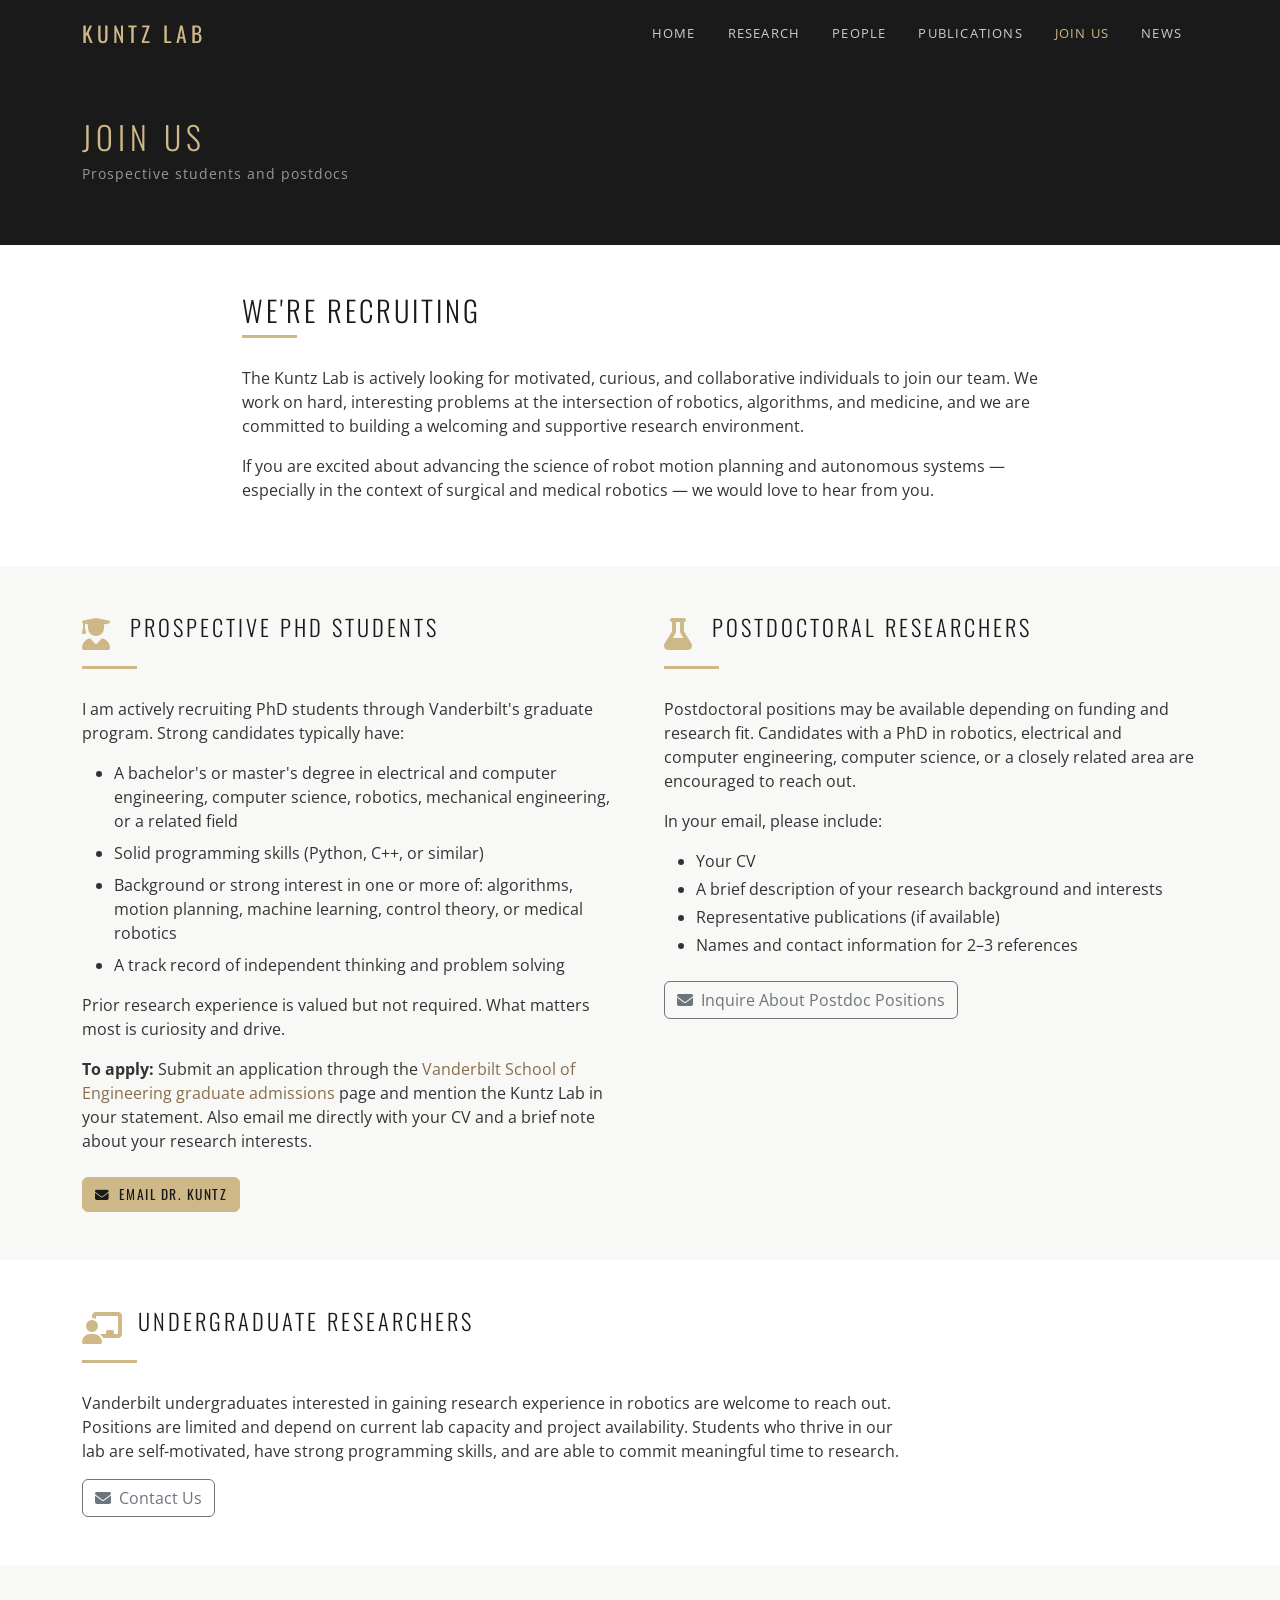
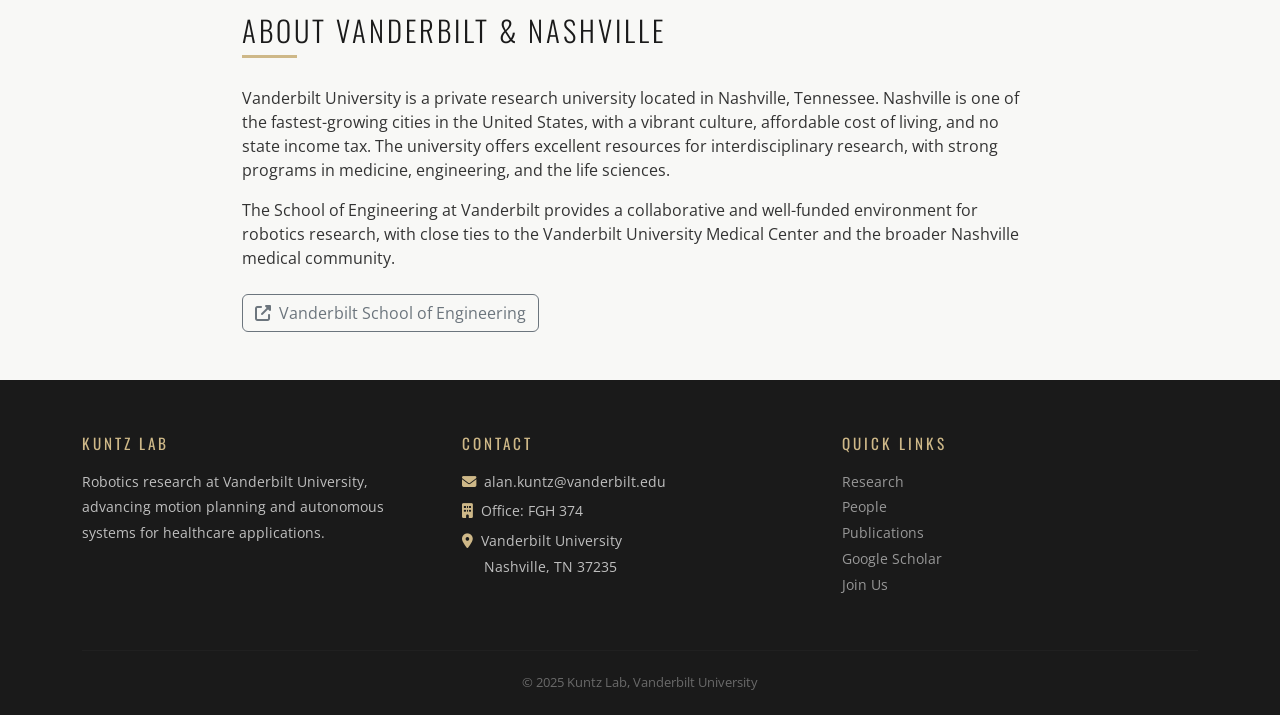
<file: prospective.html>
<!DOCTYPE html>
<html lang="en">
<head>
  <meta charset="UTF-8">
  <link rel="icon" href="favicon.ico">
  <meta name="viewport" content="width=device-width, initial-scale=1.0">
  <title>Join Us | Kuntz Lab</title>
  <meta name="description" content="Prospective students and postdocs interested in joining the Kuntz Lab at Vanderbilt University.">
  <!-- Bootstrap 5 -->
  <link href="https://cdn.jsdelivr.net/npm/bootstrap@5.3.2/dist/css/bootstrap.min.css" rel="stylesheet">
  <!-- Font Awesome -->
  <link href="https://cdnjs.cloudflare.com/ajax/libs/font-awesome/6.5.0/css/all.min.css" rel="stylesheet">
  <!-- Google Fonts -->
  <link href="https://fonts.googleapis.com/css2?family=Oswald:wght@300;400;600&family=Open+Sans:wght@300;400;600&display=swap" rel="stylesheet">
  <!-- Custom -->
  <link href="css/kuntz-lab.css" rel="stylesheet">
</head>
<body>

<!-- ── Navbar ────────────────────────────────── -->
<nav class="navbar navbar-expand-lg navbar-dark sticky-top">
  <div class="container">
    <a class="navbar-brand" href="index.html">Kuntz Lab</a>
    <button class="navbar-toggler" type="button" data-bs-toggle="collapse" data-bs-target="#mainNav"
      aria-controls="mainNav" aria-expanded="false" aria-label="Toggle navigation">
      <span class="navbar-toggler-icon"></span>
    </button>
    <div class="collapse navbar-collapse" id="mainNav">
      <ul class="navbar-nav ms-auto">
        <li class="nav-item"><a class="nav-link" href="index.html">Home</a></li>
        <li class="nav-item"><a class="nav-link" href="research.html">Research</a></li>
        <li class="nav-item"><a class="nav-link" href="people.html">People</a></li>
        <li class="nav-item"><a class="nav-link" href="publications.html">Publications</a></li>
        <li class="nav-item"><a class="nav-link active" href="prospective.html">Join Us</a></li>
        <li class="nav-item"><a class="nav-link" href="index.html#news">News</a></li>
      </ul>
    </div>
  </div>
</nav>

<!-- ── Page Header ───────────────────────────── -->
<section class="page-header-banner">
  <div class="container">
    <h2>Join Us</h2>
    <p>Prospective students and postdocs</p>
  </div>
</section>

<!-- ── Opening statement ─────────────────────── -->
<section class="py-5">
  <div class="container" style="max-width:820px;">
    <h2 class="section-title">We're Recruiting</h2>
    <div class="section-divider"></div>
    <p class="mb-3">The Kuntz Lab is actively looking for motivated, curious, and collaborative individuals to join our team. We work on hard, interesting problems at the intersection of robotics, algorithms, and medicine, and we are committed to building a welcoming and supportive research environment.</p>
    <p>If you are excited about advancing the science of robot motion planning and autonomous systems — especially in the context of surgical and medical robotics — we would love to hear from you.</p>
  </div>
</section>

<!-- ── PhD Students ───────────────────────────── -->
<section class="py-5 bg-lab-gray">
  <div class="container">
    <div class="row g-5">
      <div class="col-lg-6">
        <div class="d-flex align-items-start mb-3">
          <i class="fas fa-user-graduate fa-2x me-3 mt-1" style="color:var(--vu-gold);min-width:2rem;"></i>
          <div>
            <h3 class="section-title mb-0" style="font-size:1.4rem;">Prospective PhD Students</h3>
          </div>
        </div>
        <div class="section-divider"></div>
        <p class="mb-3">I am actively recruiting PhD students through Vanderbilt's graduate program. Strong candidates typically have:</p>
        <ul class="mb-3">
          <li class="mb-2">A bachelor's or master's degree in electrical and computer engineering, computer science, robotics, mechanical engineering, or a related field</li>
          <li class="mb-2">Solid programming skills (Python, C++, or similar)</li>
          <li class="mb-2">Background or strong interest in one or more of: algorithms, motion planning, machine learning, control theory, or medical robotics</li>
          <li class="mb-2">A track record of independent thinking and problem solving</li>
        </ul>
        <p class="mb-3">Prior research experience is valued but not required. What matters most is curiosity and drive.</p>
        <p><strong>To apply:</strong> Submit an application through the <a href="https://engineering.vanderbilt.edu/graduate-admissions/" class="text-gold text-decoration-none" target="_blank">Vanderbilt School of Engineering graduate admissions</a> page and mention the Kuntz Lab in your statement. Also email me directly with your CV and a brief note about your research interests.</p>
        <a href="mailto:alan.kuntz@vanderbilt.edu" class="btn btn-gold mt-2">
          <i class="fas fa-envelope me-2"></i>Email Dr. Kuntz
        </a>
      </div>
      <div class="col-lg-6">
        <div class="d-flex align-items-start mb-3">
          <i class="fas fa-flask fa-2x me-3 mt-1" style="color:var(--vu-gold);min-width:2rem;"></i>
          <div>
            <h3 class="section-title mb-0" style="font-size:1.4rem;">Postdoctoral Researchers</h3>
          </div>
        </div>
        <div class="section-divider"></div>
        <p class="mb-3">Postdoctoral positions may be available depending on funding and research fit. Candidates with a PhD in robotics, electrical and computer engineering, computer science, or a closely related area are encouraged to reach out.</p>
        <p class="mb-3">In your email, please include:</p>
        <ul class="mb-3">
          <li class="mb-1">Your CV</li>
          <li class="mb-1">A brief description of your research background and interests</li>
          <li class="mb-1">Representative publications (if available)</li>
          <li class="mb-1">Names and contact information for 2–3 references</li>
        </ul>
        <a href="mailto:alan.kuntz@vanderbilt.edu" class="btn btn-outline-secondary mt-2">
          <i class="fas fa-envelope me-2"></i>Inquire About Postdoc Positions
        </a>
      </div>
    </div>
  </div>
</section>

<!-- ── Undergrads ─────────────────────────────── -->
<section class="py-5">
  <div class="container">
    <div class="d-flex align-items-start mb-3">
      <i class="fas fa-chalkboard-teacher fa-2x me-3 mt-1" style="color:var(--vu-gold);min-width:2rem;"></i>
      <div>
        <h3 class="section-title mb-0" style="font-size:1.4rem;">Undergraduate Researchers</h3>
      </div>
    </div>
    <div class="section-divider"></div>
    <p class="mb-3" style="max-width:820px;">Vanderbilt undergraduates interested in gaining research experience in robotics are welcome to reach out. Positions are limited and depend on current lab capacity and project availability. Students who thrive in our lab are self-motivated, have strong programming skills, and are able to commit meaningful time to research.</p>
    <a href="mailto:alan.kuntz@vanderbilt.edu" class="btn btn-outline-secondary">
      <i class="fas fa-envelope me-2"></i>Contact Us
    </a>
  </div>
</section>

<!-- ── Life at Vanderbilt ─────────────────────── -->
<section class="py-5 bg-lab-gray">
  <div class="container" style="max-width:820px;">
    <h3 class="section-title">About Vanderbilt &amp; Nashville</h3>
    <div class="section-divider"></div>
    <p class="mb-3">Vanderbilt University is a private research university located in Nashville, Tennessee. Nashville is one of the fastest-growing cities in the United States, with a vibrant culture, affordable cost of living, and no state income tax. The university offers excellent resources for interdisciplinary research, with strong programs in medicine, engineering, and the life sciences.</p>
    <p>The School of Engineering at Vanderbilt provides a collaborative and well-funded environment for robotics research, with close ties to the Vanderbilt University Medical Center and the broader Nashville medical community.</p>
    <a href="https://engineering.vanderbilt.edu/" class="btn btn-outline-secondary mt-2" target="_blank">
      <i class="fas fa-external-link-alt me-2"></i>Vanderbilt School of Engineering
    </a>
  </div>
</section>

<!-- ── Footer ─────────────────────────────────── -->
<footer>
  <div class="container">
    <div class="row g-4">
      <div class="col-md-4">
        <h5>Kuntz Lab</h5>
        <p>Robotics research at Vanderbilt University, advancing motion planning and autonomous systems for healthcare applications.</p>
      </div>
      <div class="col-md-4">
        <h5>Contact</h5>
        <p class="mb-1"><i class="fas fa-envelope me-2" style="color:var(--vu-gold)"></i>alan.kuntz@vanderbilt.edu</p>
        <p class="mb-1"><i class="fas fa-building me-2" style="color:var(--vu-gold)"></i>Office: FGH 374</p>
        <p><i class="fas fa-map-marker-alt me-2" style="color:var(--vu-gold)"></i>Vanderbilt University<br>
          <span style="margin-left:1.4rem">Nashville, TN 37235</span></p>
      </div>
      <div class="col-md-4">
        <h5>Quick Links</h5>
        <ul class="list-unstyled">
          <li><a href="research.html">Research</a></li>
          <li><a href="people.html">People</a></li>
          <li><a href="publications.html">Publications</a></li>
          <li><a href="https://scholar.google.com/citations?user=7uZPiGoAAAAJ&hl=en" target="_blank">Google Scholar</a></li>
          <li><a href="prospective.html">Join Us</a></li>
        </ul>
      </div>
    </div>
    <hr>
    <p class="footer-bottom text-center mb-0">&copy; 2025 Kuntz Lab, Vanderbilt University</p>
  </div>
</footer>

<script src="https://cdn.jsdelivr.net/npm/bootstrap@5.3.2/dist/js/bootstrap.bundle.min.js"></script>
</body>
</html>
</file>
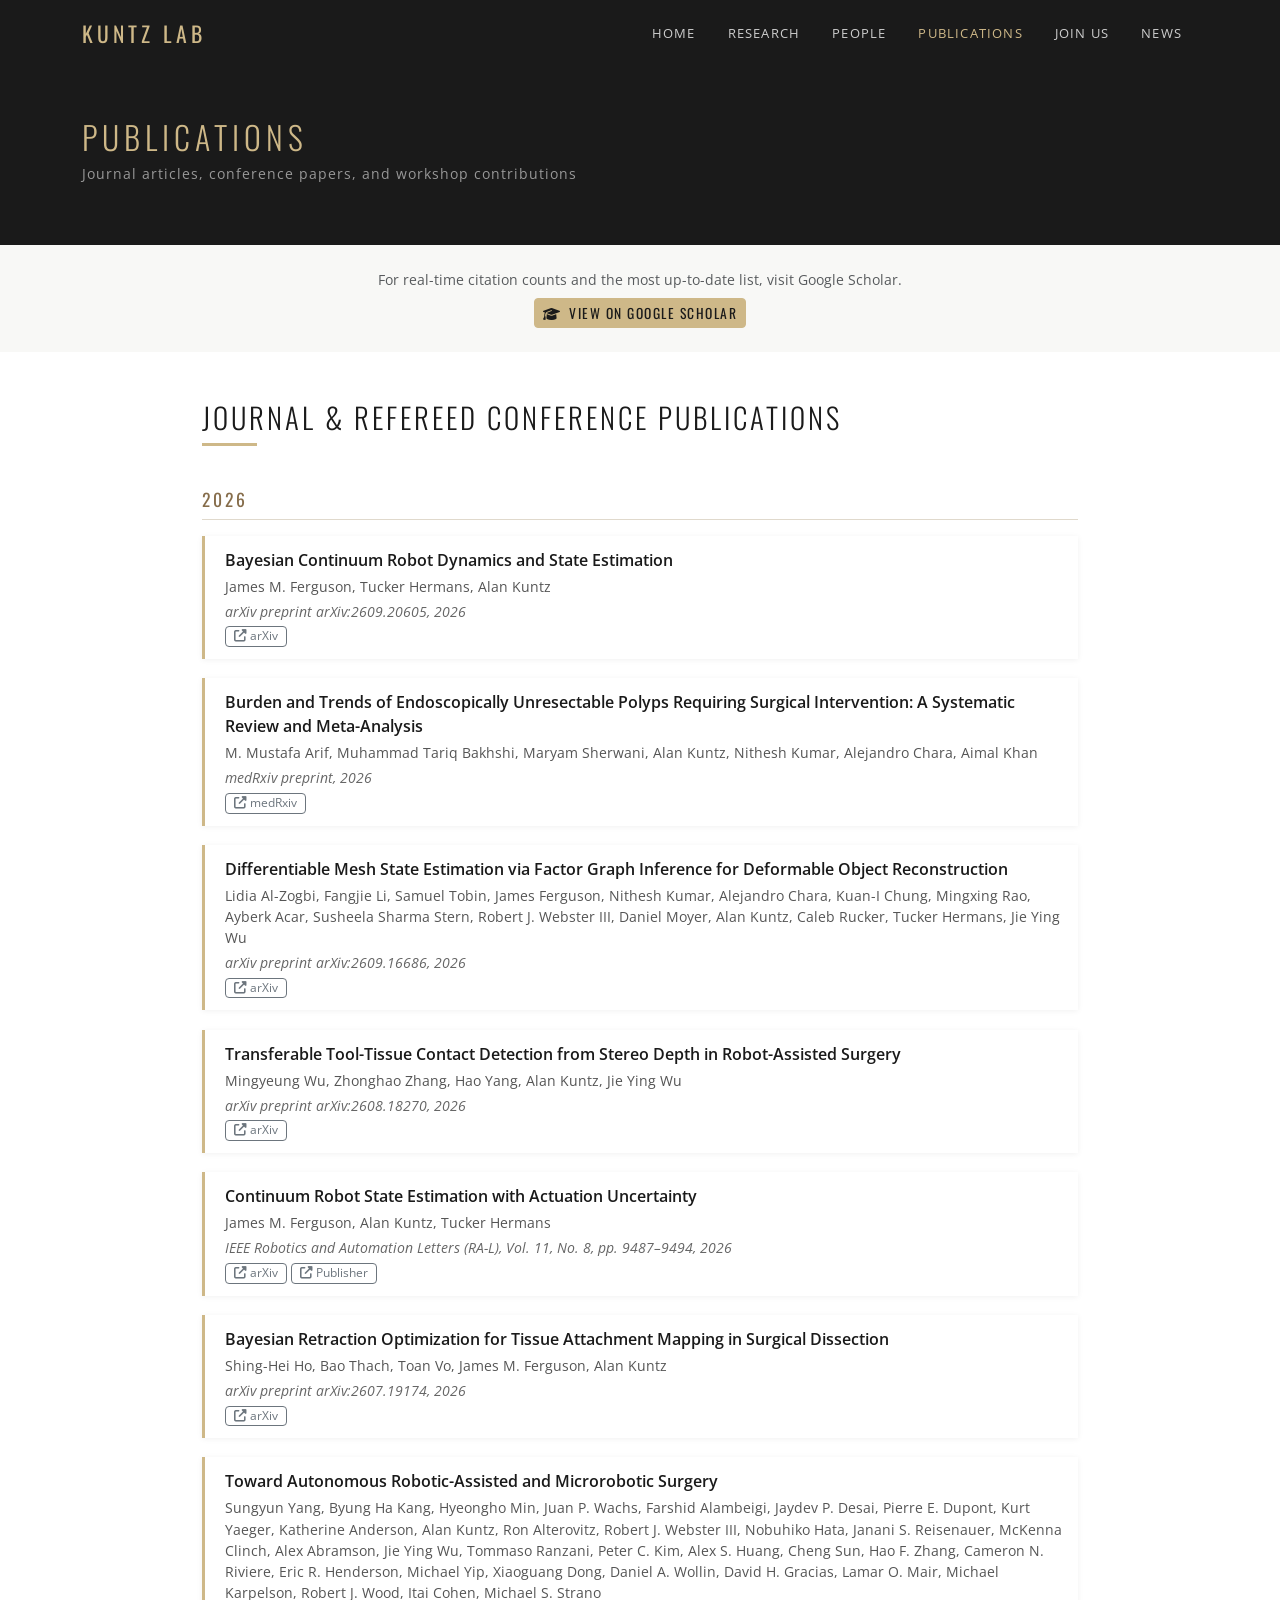
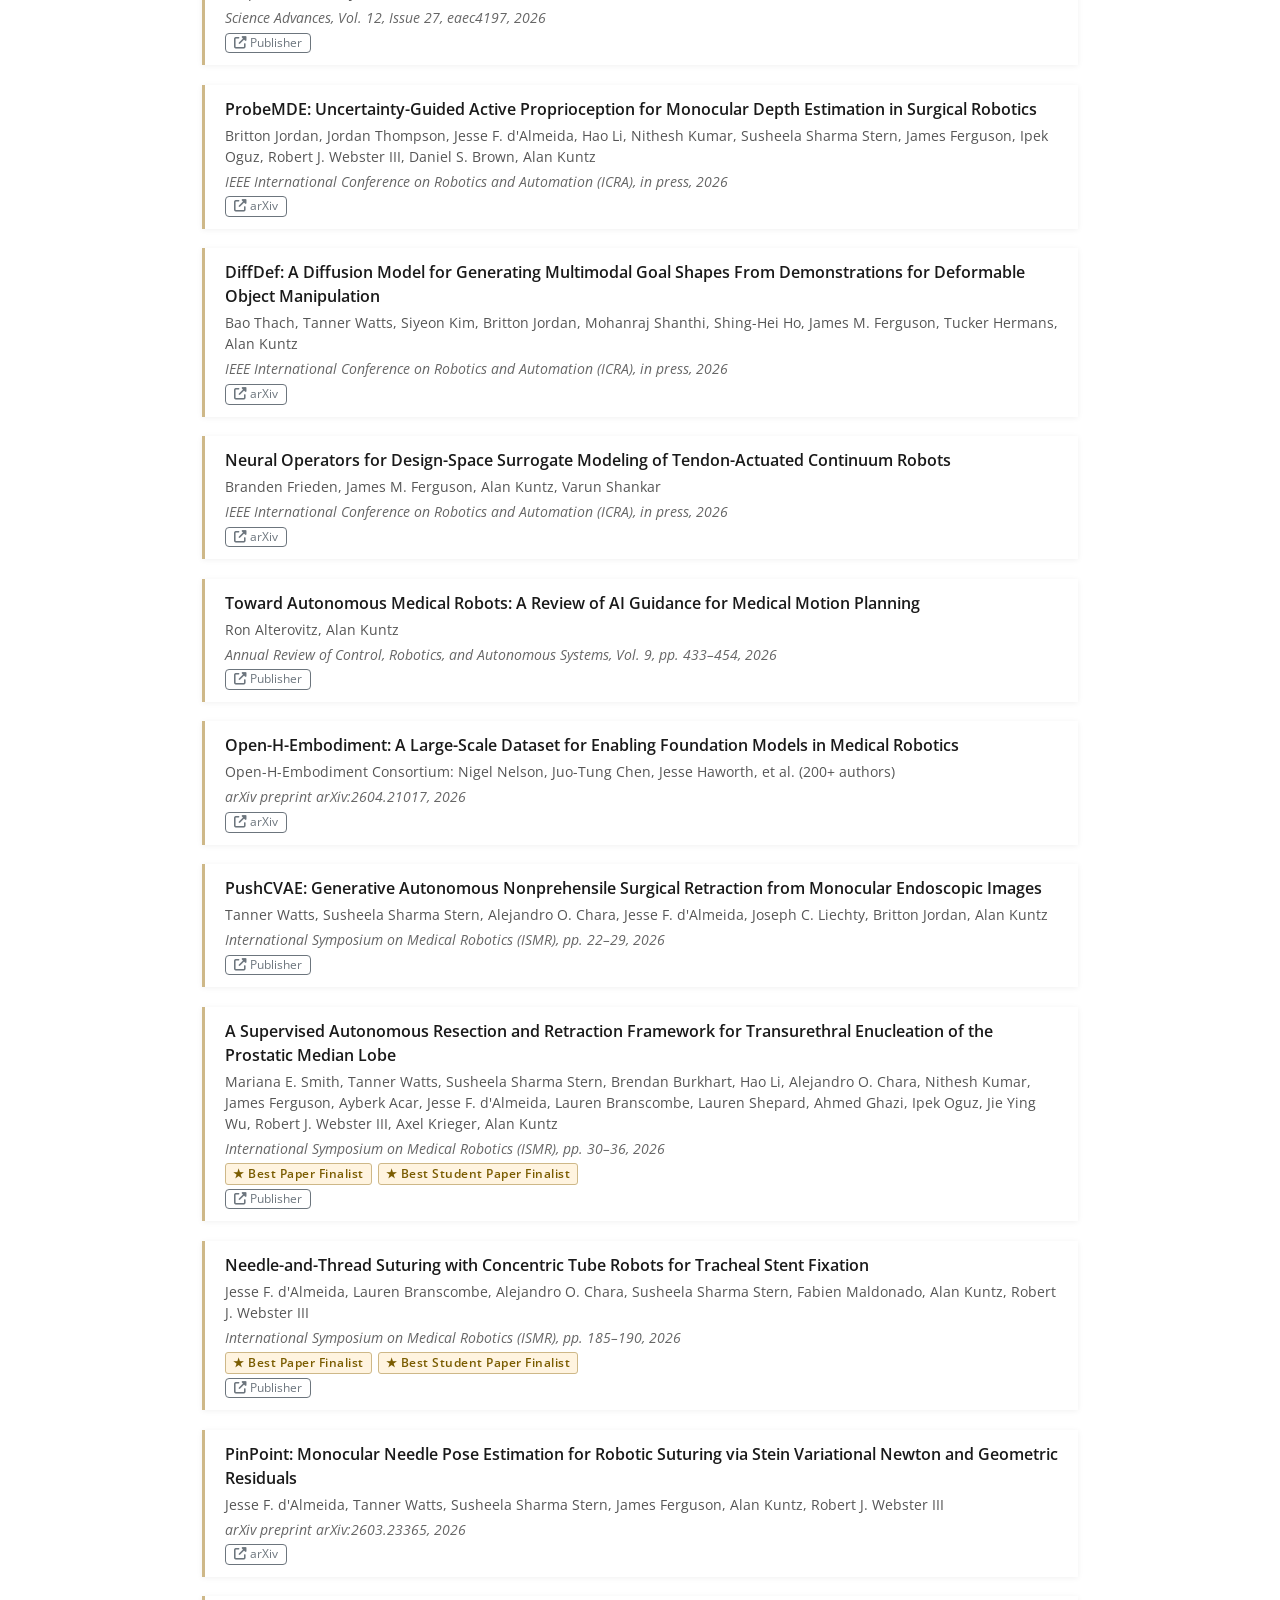
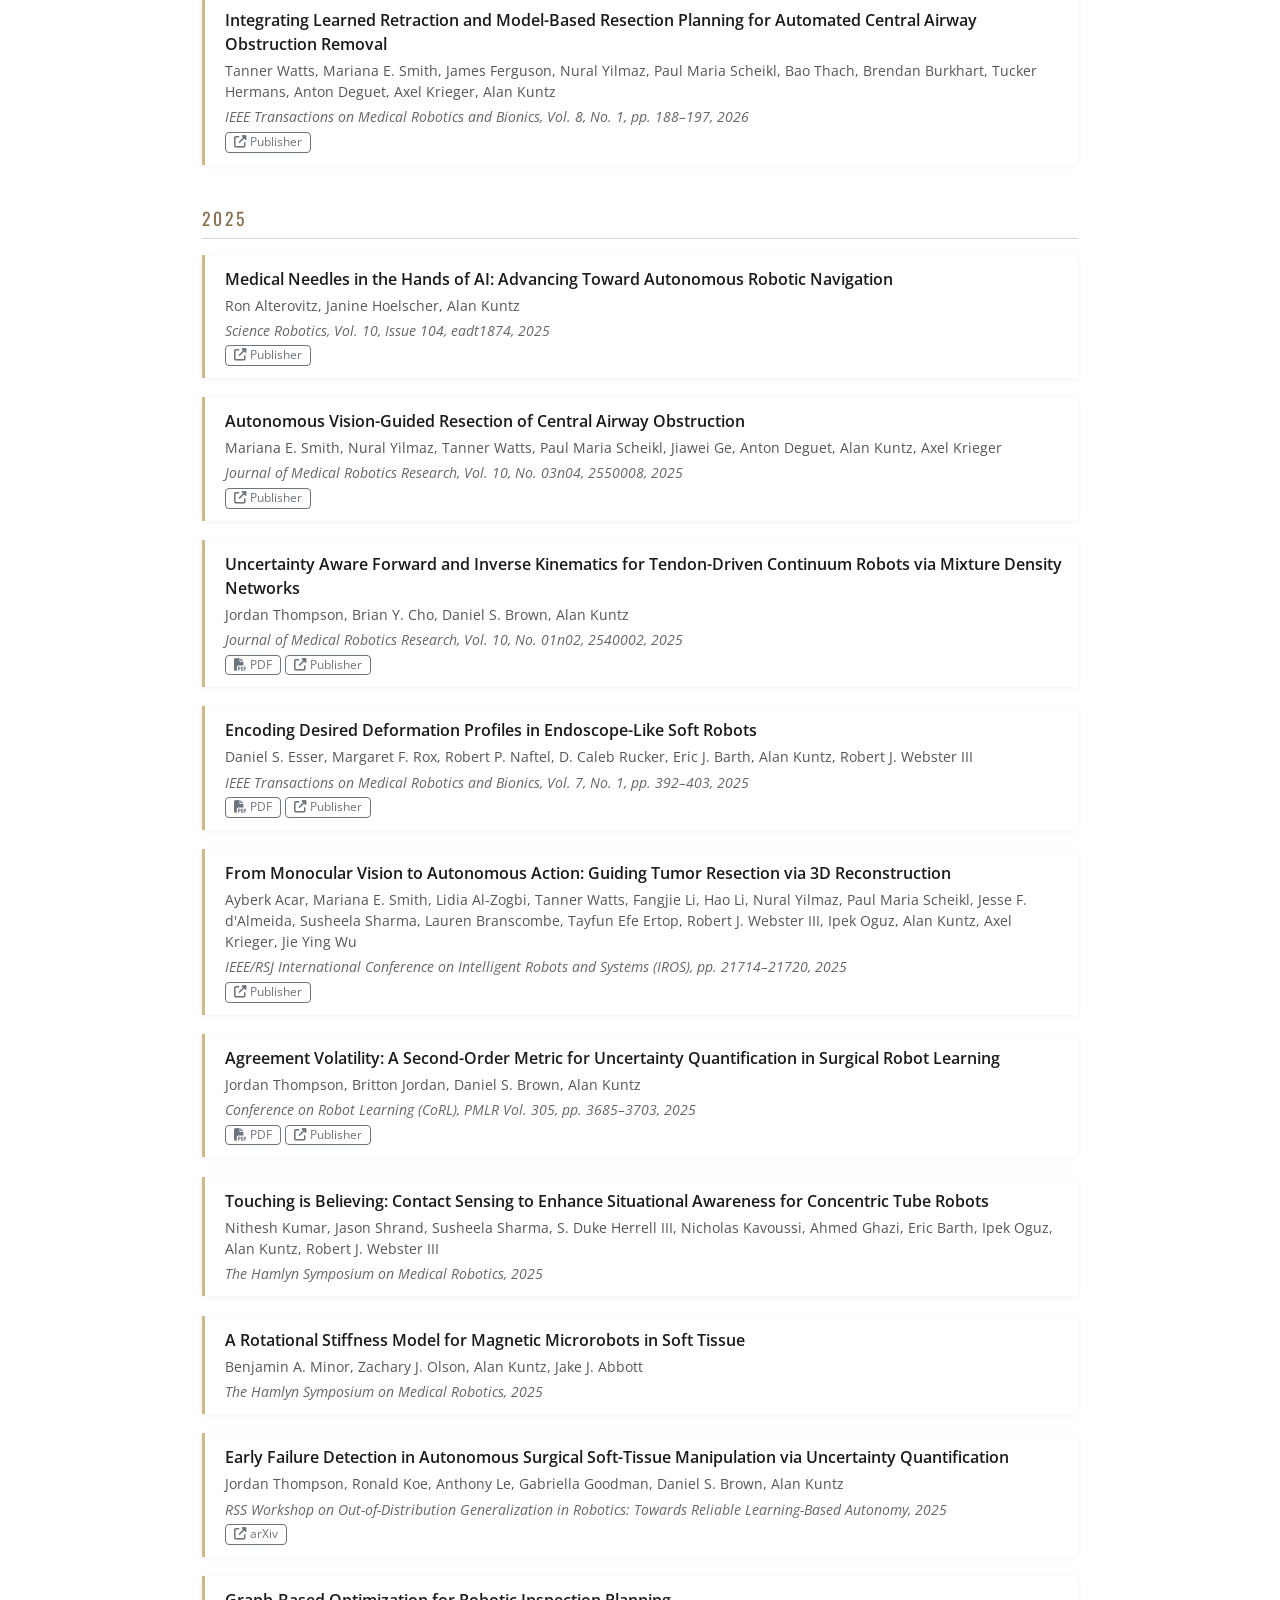
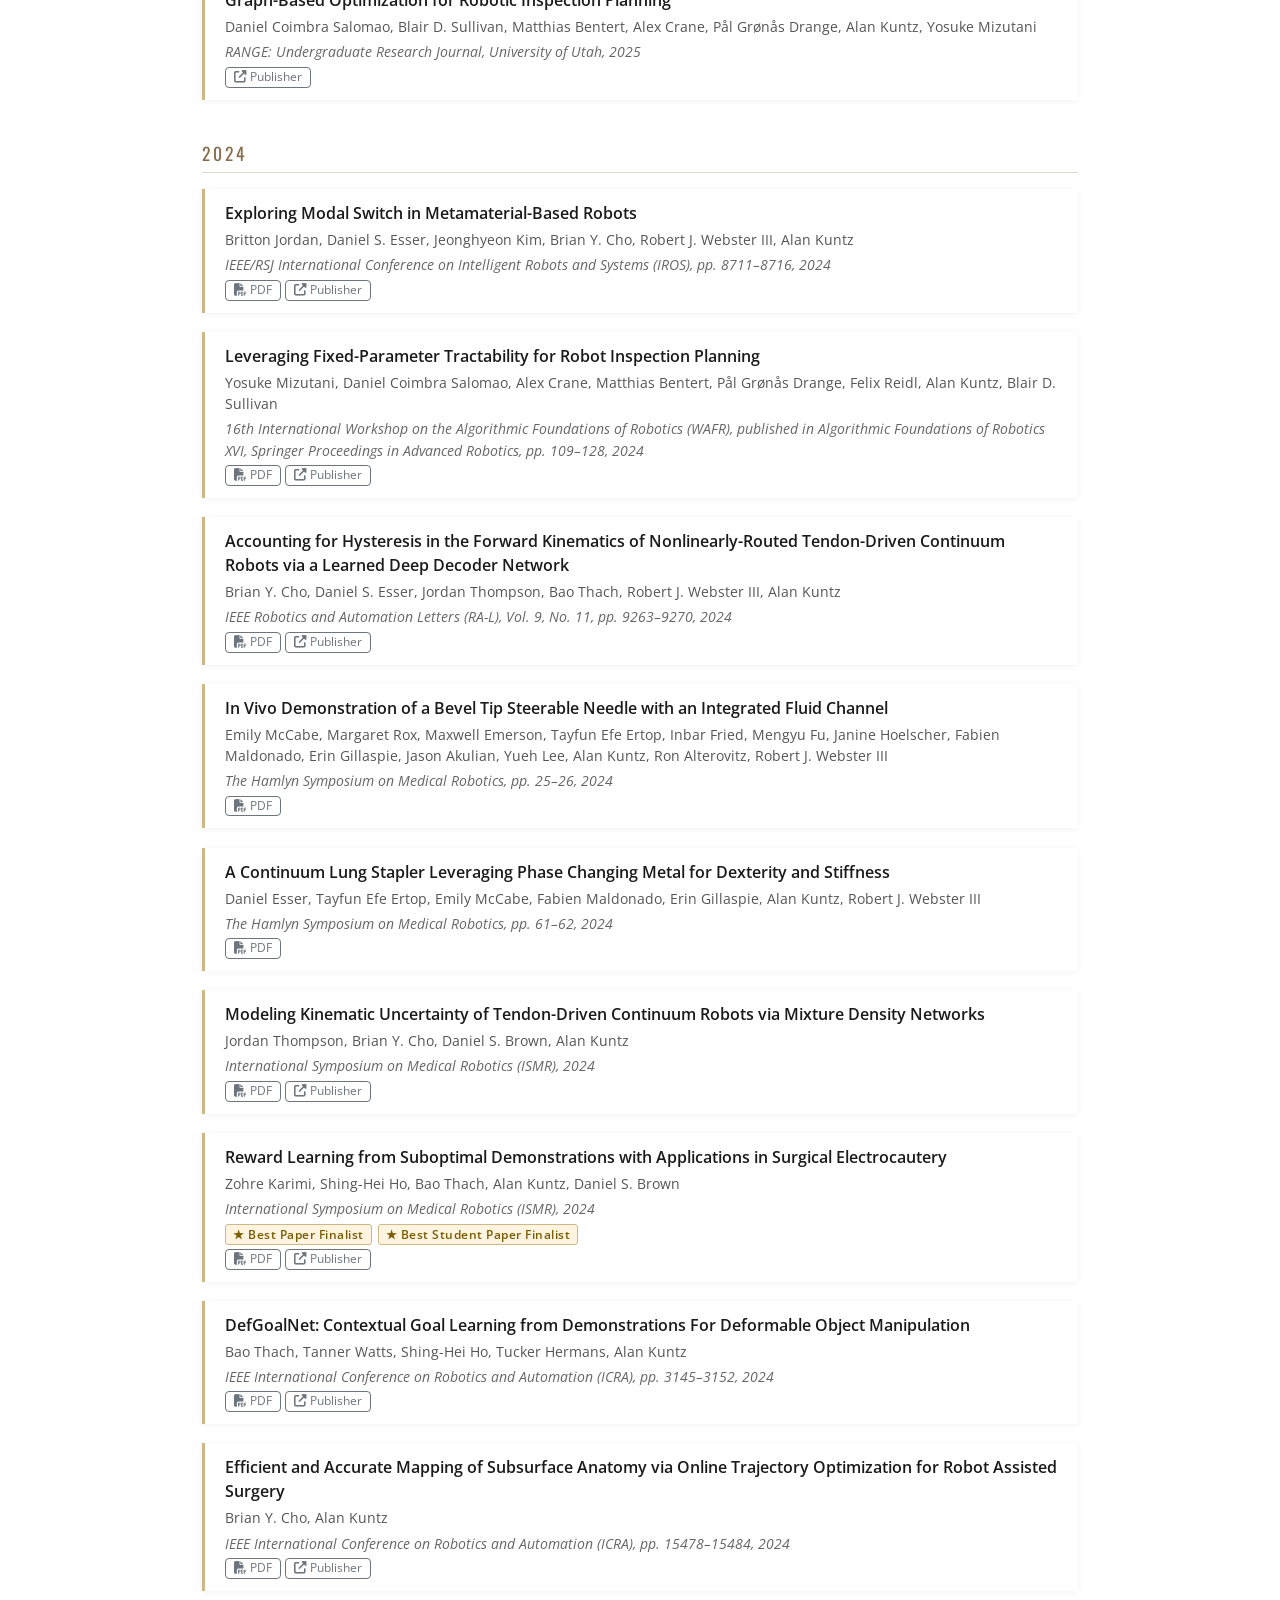
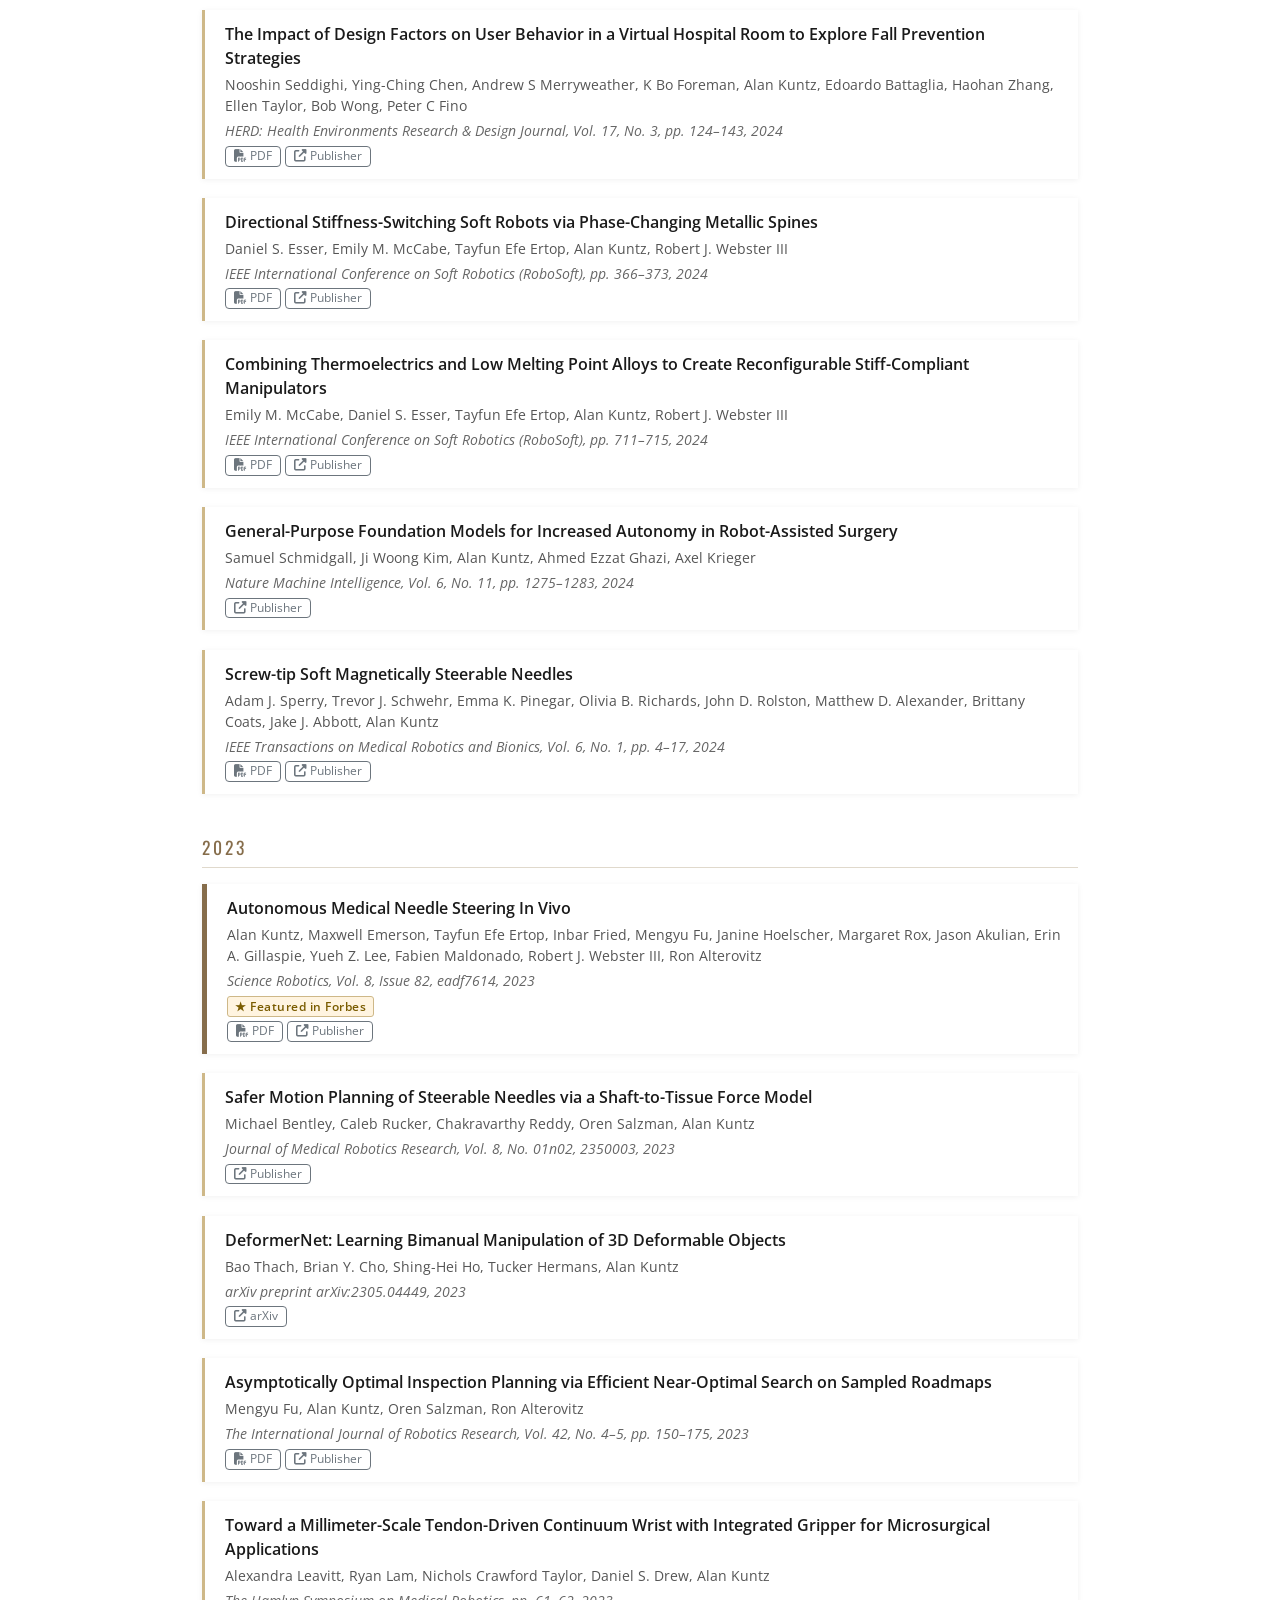
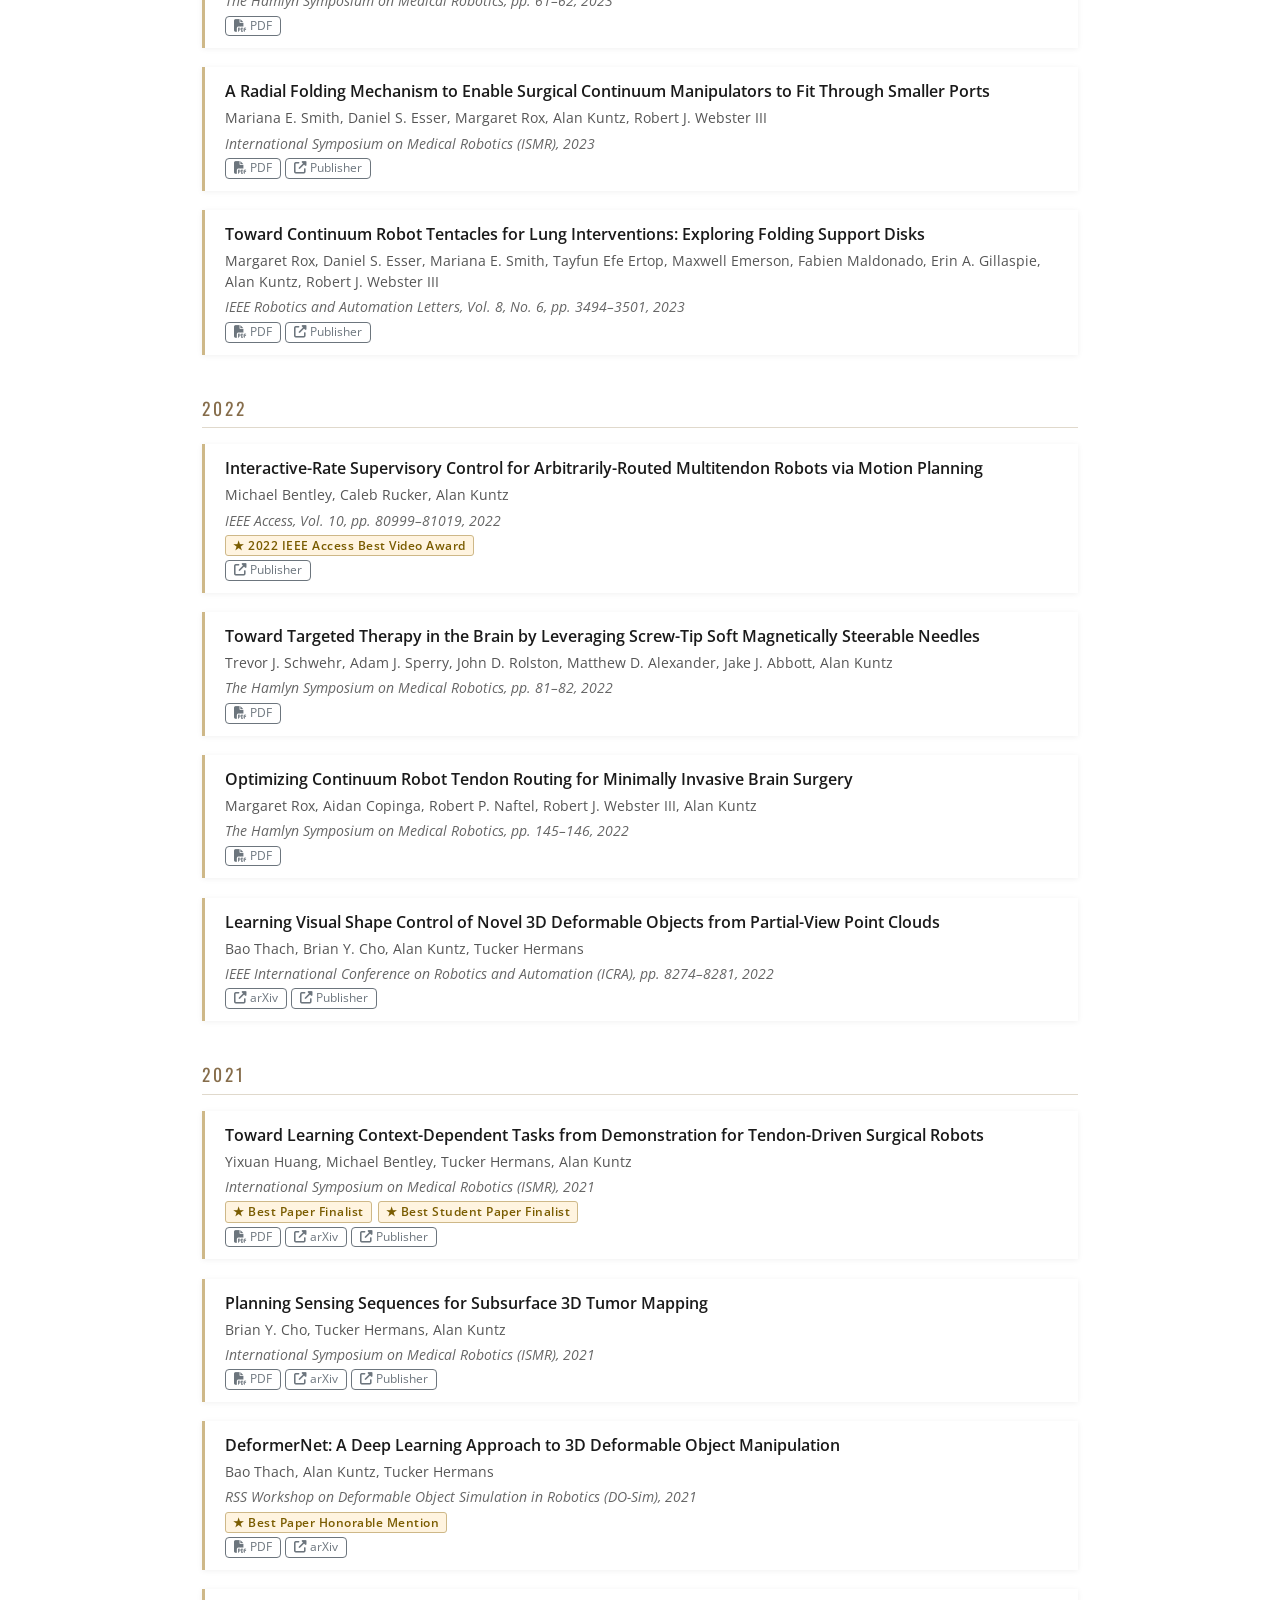
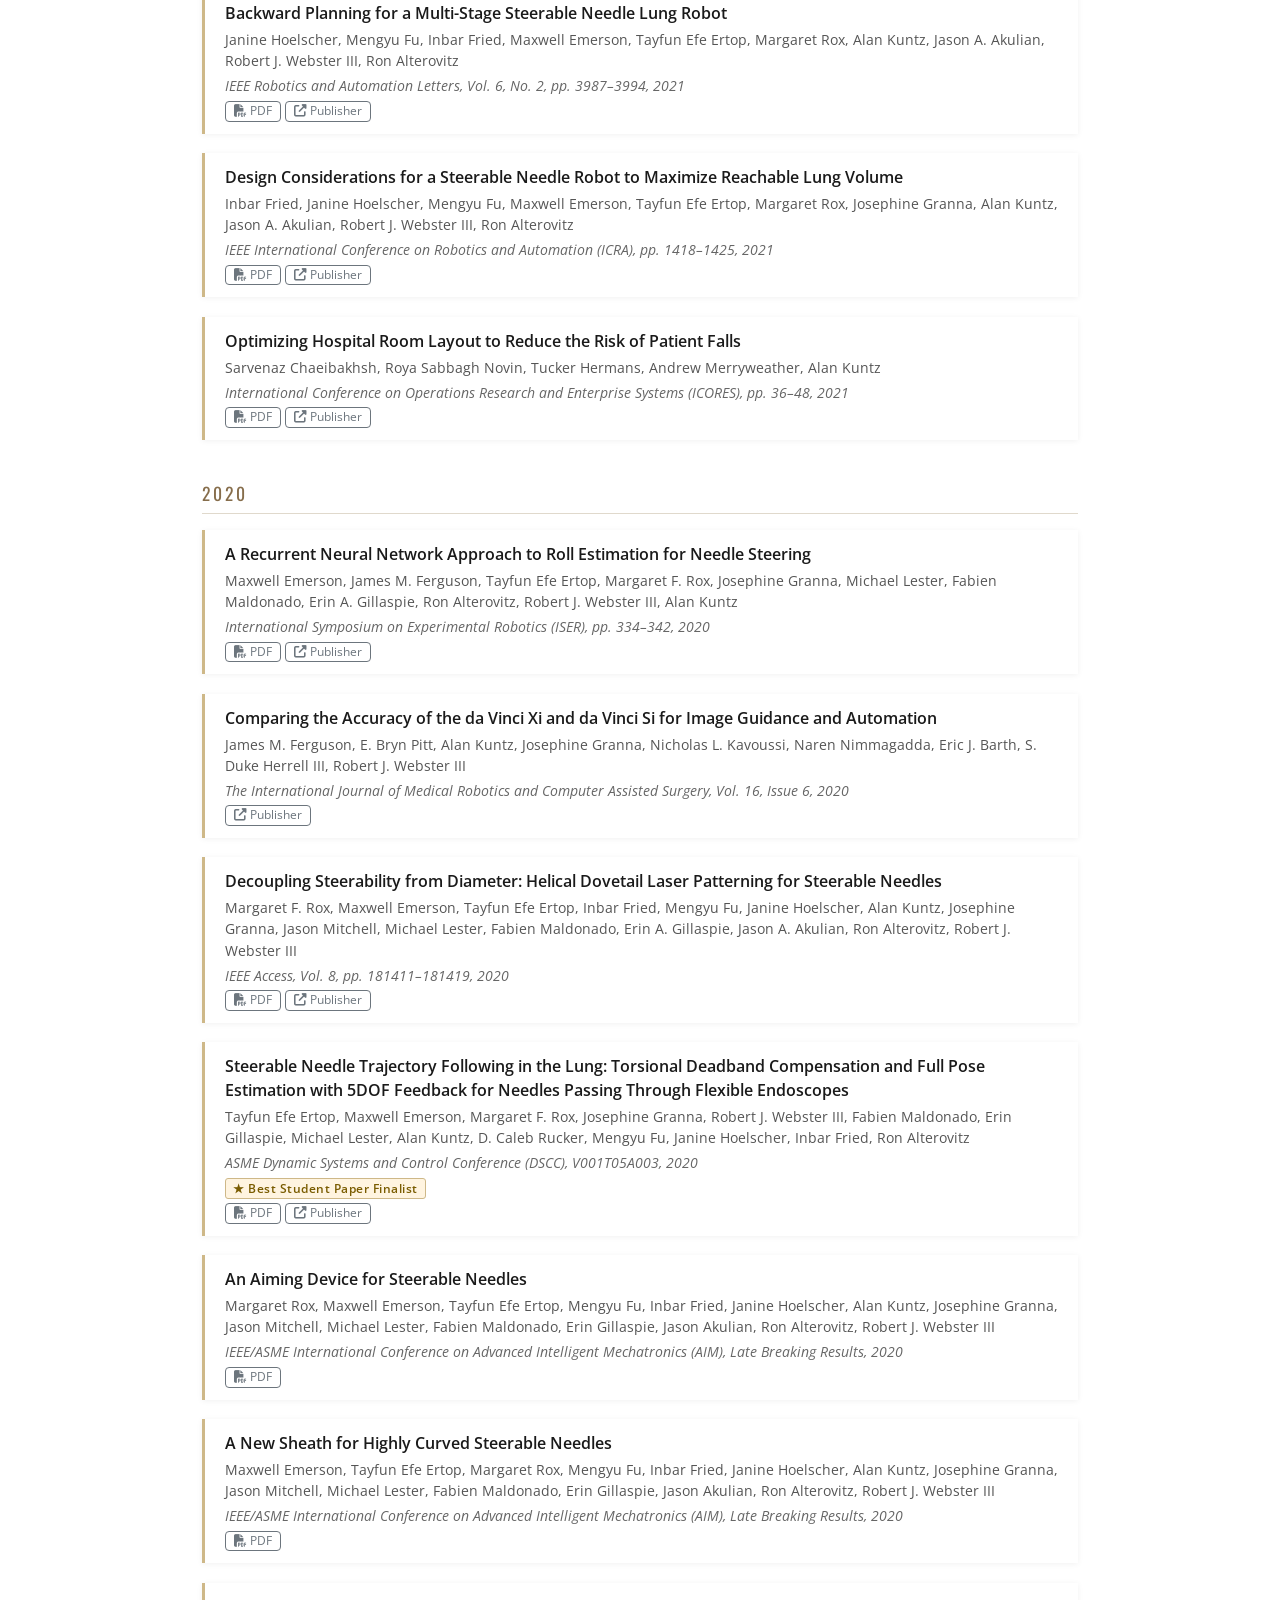
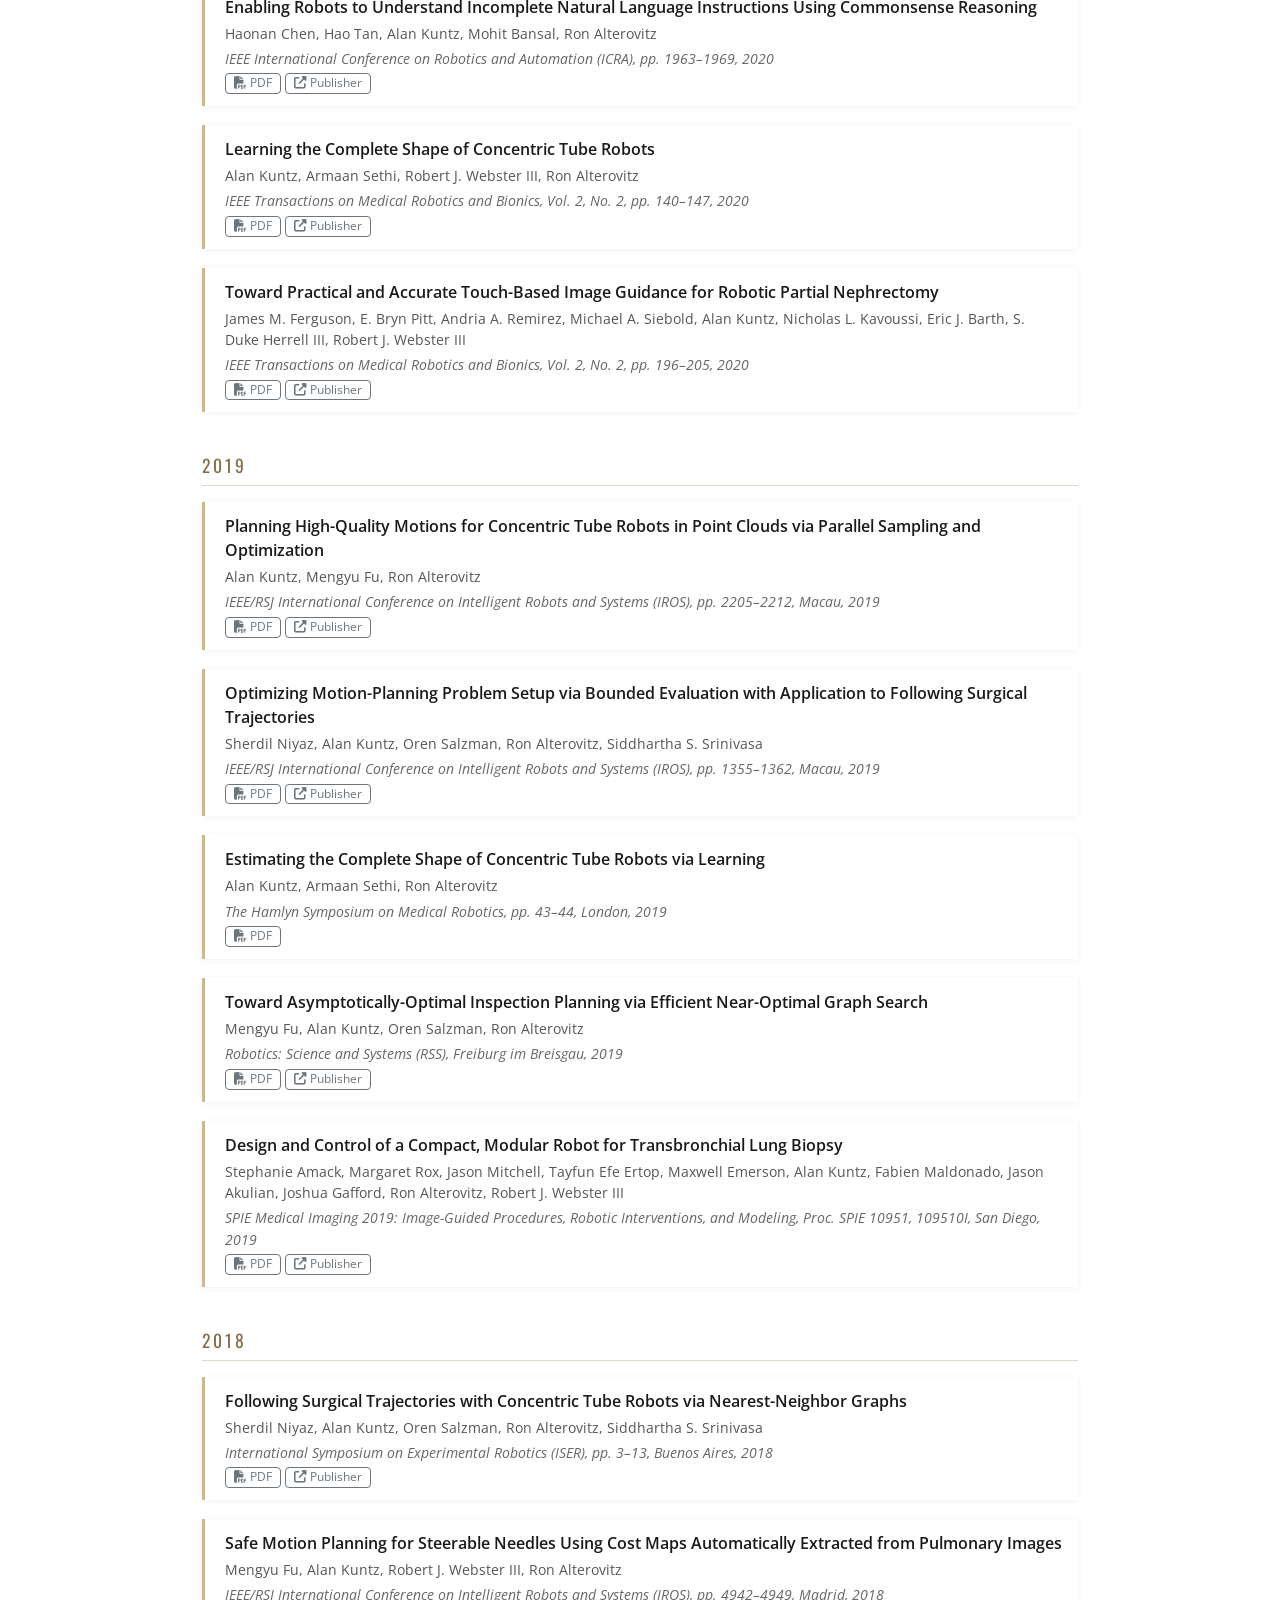
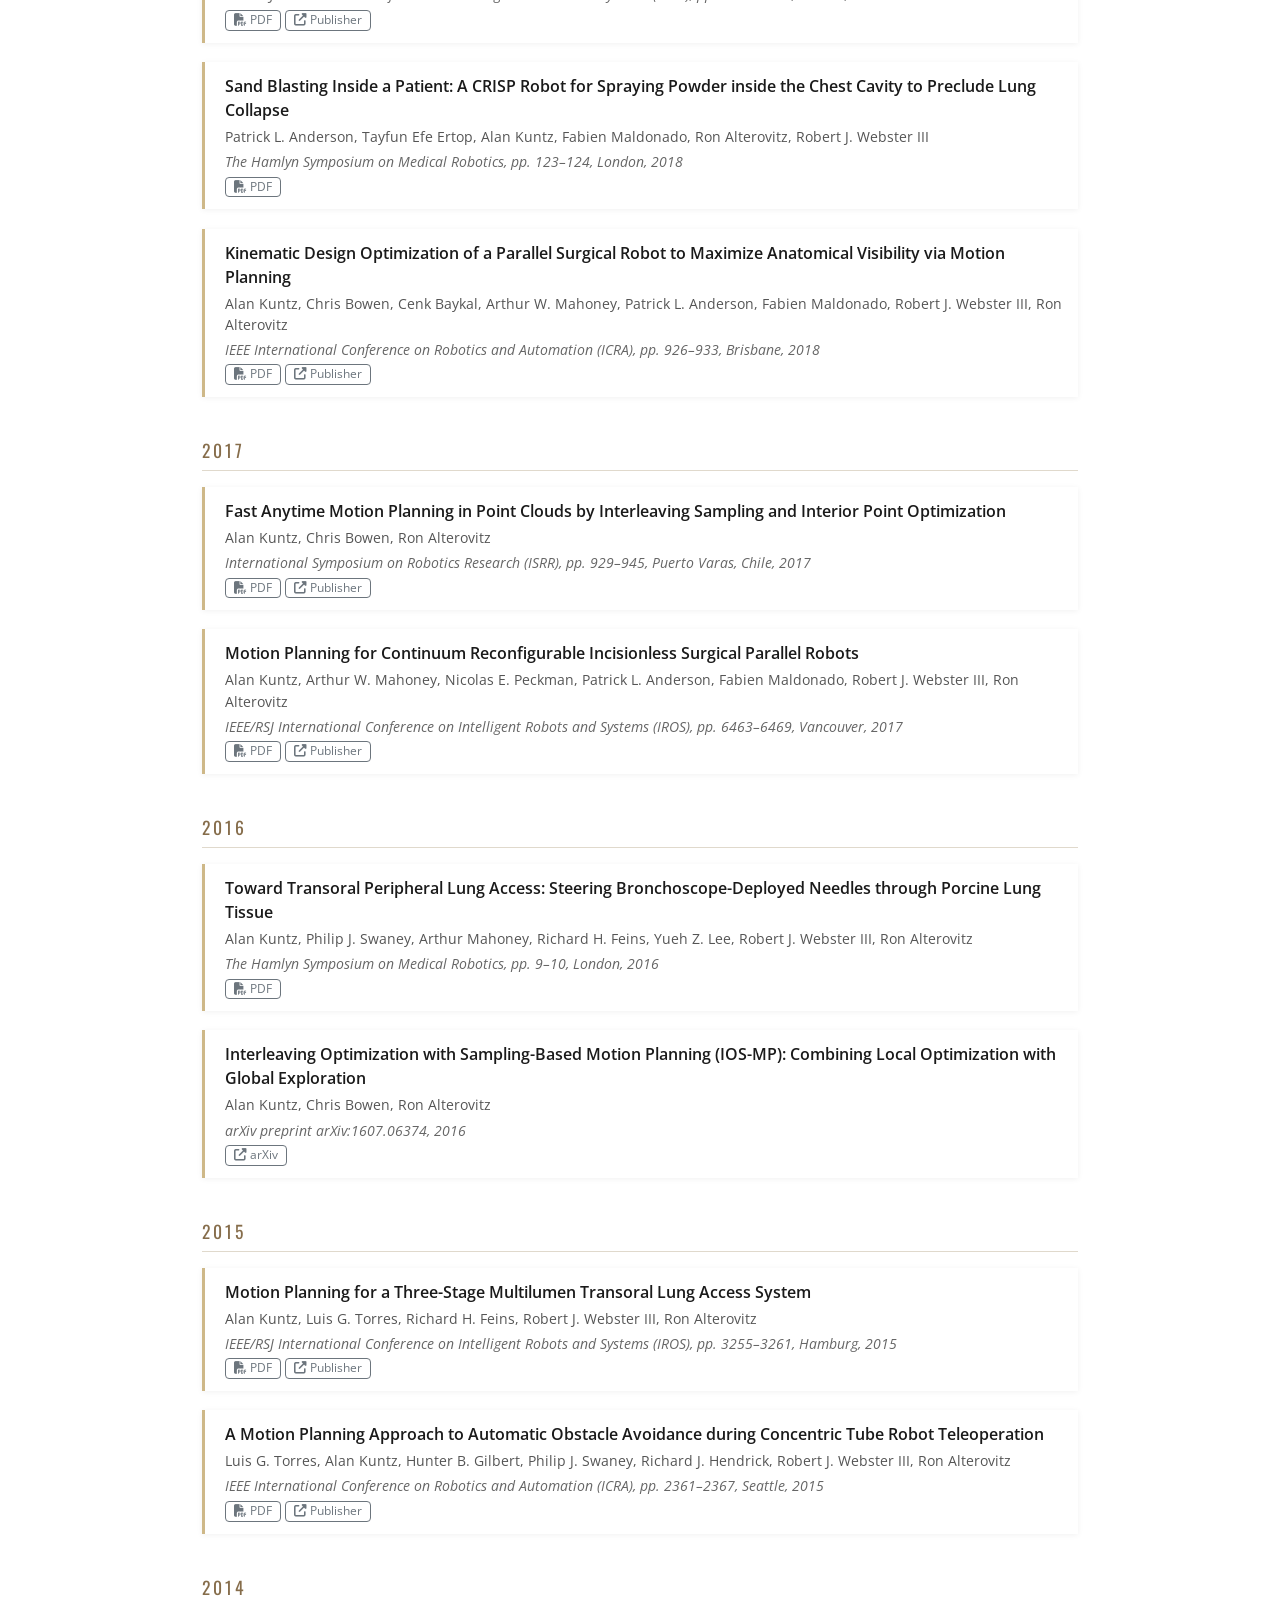
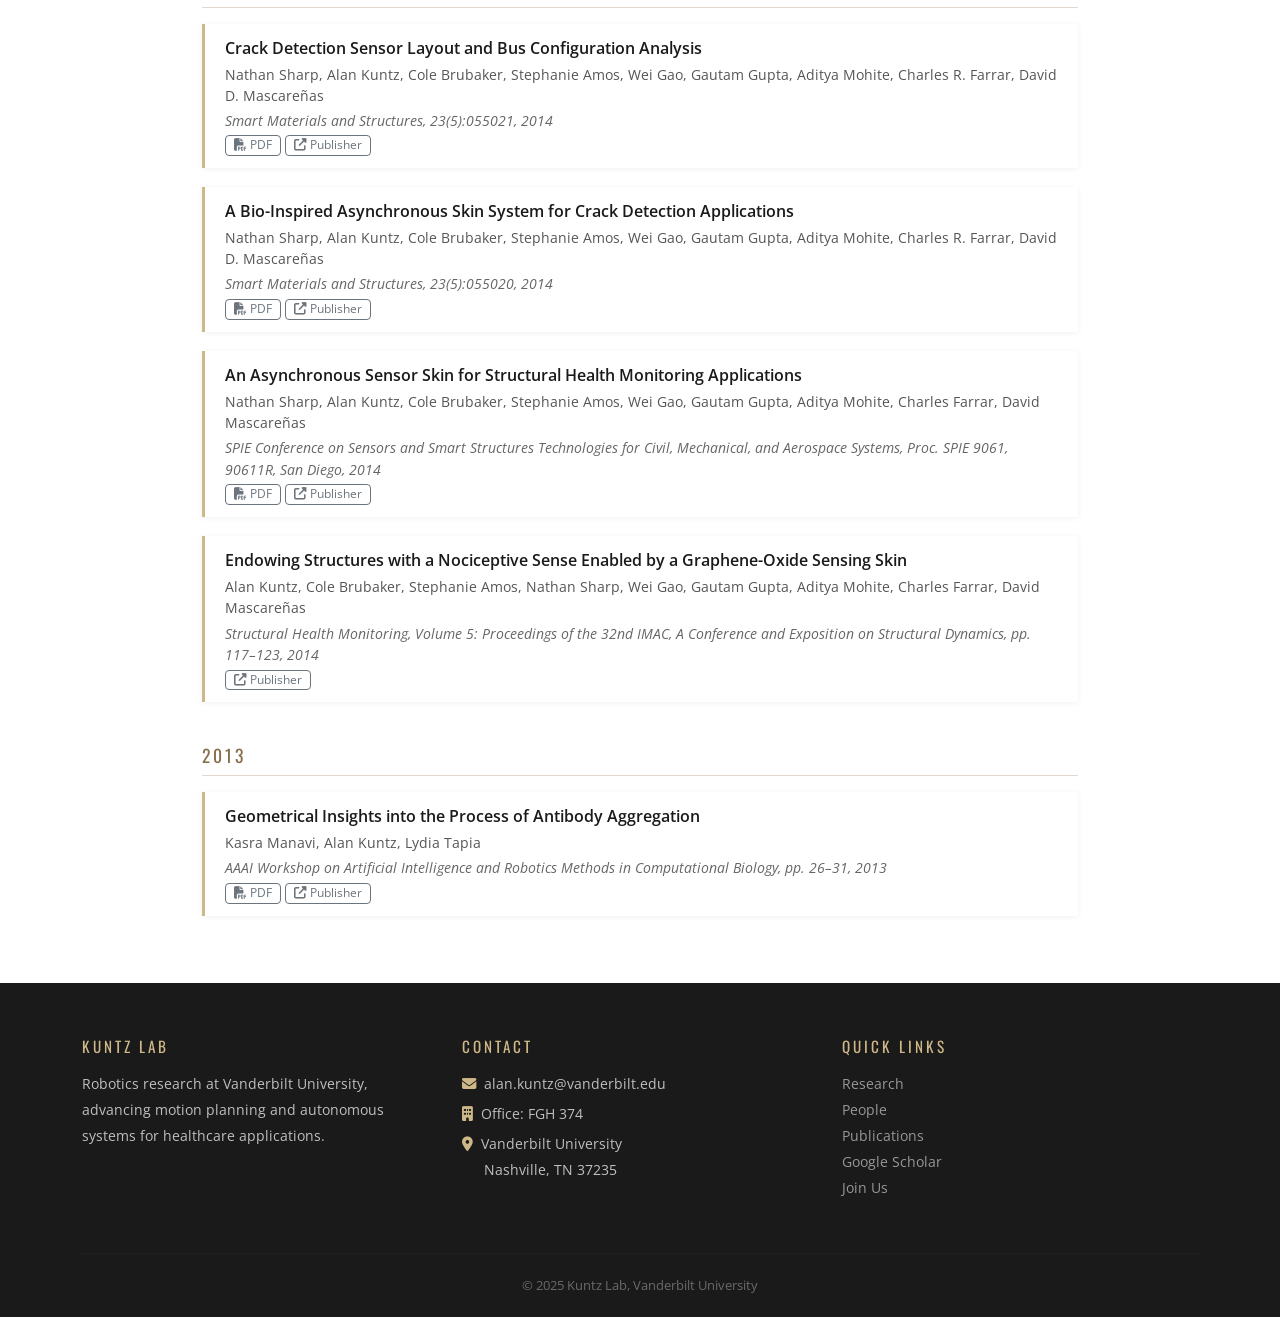
<file: publications.html>
<!DOCTYPE html>
<html lang="en">
<head>
  <meta charset="UTF-8">
  <link rel="icon" href="favicon.ico">
  <meta name="viewport" content="width=device-width, initial-scale=1.0">
  <title>Publications | Kuntz Lab</title>
  <meta name="description" content="Publications from the Kuntz Lab at Vanderbilt University.">
  <!-- Bootstrap 5 -->
  <link href="https://cdn.jsdelivr.net/npm/bootstrap@5.3.2/dist/css/bootstrap.min.css" rel="stylesheet">
  <!-- Font Awesome -->
  <link href="https://cdnjs.cloudflare.com/ajax/libs/font-awesome/6.5.0/css/all.min.css" rel="stylesheet">
  <!-- Google Fonts -->
  <link href="https://fonts.googleapis.com/css2?family=Oswald:wght@300;400;600&family=Open+Sans:wght@300;400;600&display=swap" rel="stylesheet">
  <!-- Custom -->
  <link href="css/kuntz-lab.css" rel="stylesheet">
  <style>
    .year-heading {
      font-family: 'Oswald', sans-serif;
      font-weight: 400;
      font-size: 1.1rem;
      letter-spacing: 3px;
      text-transform: uppercase;
      color: var(--vu-gold-dark);
      border-bottom: 1px solid #e0d9cc;
      padding-bottom: 0.4rem;
      margin: 2.5rem 0 1rem;
    }
    .award-badge {
      display: inline-block;
      font-size: 0.72rem;
      font-weight: 600;
      letter-spacing: 0.5px;
      background: #fff4e0;
      color: #7a5c00;
      border: 1px solid #CEB888;
      border-radius: 3px;
      padding: 1px 7px;
      margin-left: 6px;
      vertical-align: middle;
    }
    .pub-awards {
      display: flex;
      flex-wrap: wrap;
      gap: 6px;
    }
    .pub-awards .award-badge {
      margin-left: 0;
    }
    .pub-authors {
      font-size: 0.88rem;
      color: #555;
      margin-bottom: 0.25rem;
    }
  </style>
</head>
<body>

<!-- ── Navbar ────────────────────────────────── -->
<nav class="navbar navbar-expand-lg navbar-dark sticky-top">
  <div class="container">
    <a class="navbar-brand" href="index.html">Kuntz Lab</a>
    <button class="navbar-toggler" type="button" data-bs-toggle="collapse" data-bs-target="#mainNav"
      aria-controls="mainNav" aria-expanded="false" aria-label="Toggle navigation">
      <span class="navbar-toggler-icon"></span>
    </button>
    <div class="collapse navbar-collapse" id="mainNav">
      <ul class="navbar-nav ms-auto">
        <li class="nav-item"><a class="nav-link" href="index.html">Home</a></li>
        <li class="nav-item"><a class="nav-link" href="research.html">Research</a></li>
        <li class="nav-item"><a class="nav-link" href="people.html">People</a></li>
        <li class="nav-item"><a class="nav-link active" href="publications.html">Publications</a></li>
        <li class="nav-item"><a class="nav-link" href="prospective.html">Join Us</a></li>
        <li class="nav-item"><a class="nav-link" href="index.html#news">News</a></li>
      </ul>
    </div>
  </div>
</nav>

<!-- ── Page Header ───────────────────────────── -->
<section class="page-header-banner">
  <div class="container">
    <h2>Publications</h2>
    <p>Journal articles, conference papers, and workshop contributions</p>
  </div>
</section>

<!-- ── Google Scholar Banner ─────────────────── -->
<section class="py-4 bg-lab-gray">
  <div class="container text-center">
    <p class="mb-2 text-muted small">For real-time citation counts and the most up-to-date list, visit Google Scholar.</p>
    <a href="https://scholar.google.com/citations?user=7uZPiGoAAAAJ&hl=en" class="btn btn-gold btn-sm" target="_blank">
      <i class="fas fa-graduation-cap me-2"></i>View on Google Scholar
    </a>
  </div>
</section>

<!-- ── Publication List ───────────────────────── -->
<section class="py-5">
  <div class="container" style="max-width:900px;">

    <h2 class="section-title">Journal &amp; Refereed Conference Publications</h2>
    <div class="section-divider"></div>

    <!-- 2026 -->
    <p class="year-heading">2026</p>

    <div class="pub-item">
      <p class="pub-title mb-1">Bayesian Continuum Robot Dynamics and State Estimation</p>
      <p class="pub-authors">James M. Ferguson, Tucker Hermans, Alan Kuntz</p>
      <p class="pub-venue mb-1"><em>arXiv preprint</em> arXiv:2609.20605, 2026</p>
      <div class="mt-1 d-flex flex-wrap gap-1">
        <a href="https://arxiv.org/abs/2609.20605" class="btn btn-sm btn-outline-secondary py-0 px-2" style="font-size:0.78rem;" target="_blank">
          <i class="fas fa-external-link-alt me-1"></i>arXiv
        </a>
      </div>
    </div>

    <div class="pub-item">
      <p class="pub-title mb-1">Burden and Trends of Endoscopically Unresectable Polyps Requiring Surgical Intervention: A Systematic Review and Meta-Analysis</p>
      <p class="pub-authors">M. Mustafa Arif, Muhammad Tariq Bakhshi, Maryam Sherwani, Alan Kuntz, Nithesh Kumar, Alejandro Chara, Aimal Khan</p>
      <p class="pub-venue mb-1"><em>medRxiv preprint</em>, 2026</p>
      <div class="mt-1 d-flex flex-wrap gap-1">
        <a href="https://doi.org/10.64898/2026.09.15.26363122" class="btn btn-sm btn-outline-secondary py-0 px-2" style="font-size:0.78rem;" target="_blank">
          <i class="fas fa-external-link-alt me-1"></i>medRxiv
        </a>
      </div>
    </div>

    <div class="pub-item">
      <p class="pub-title mb-1">Differentiable Mesh State Estimation via Factor Graph Inference for Deformable Object Reconstruction</p>
      <p class="pub-authors">Lidia Al-Zogbi, Fangjie Li, Samuel Tobin, James Ferguson, Nithesh Kumar, Alejandro Chara, Kuan-I Chung, Mingxing Rao, Ayberk Acar, Susheela Sharma Stern, Robert J. Webster III, Daniel Moyer, Alan Kuntz, Caleb Rucker, Tucker Hermans, Jie Ying Wu</p>
      <p class="pub-venue mb-1"><em>arXiv preprint</em> arXiv:2609.16686, 2026</p>
      <div class="mt-1 d-flex flex-wrap gap-1">
        <a href="https://arxiv.org/abs/2609.16686" class="btn btn-sm btn-outline-secondary py-0 px-2" style="font-size:0.78rem;" target="_blank">
          <i class="fas fa-external-link-alt me-1"></i>arXiv
        </a>
      </div>
    </div>

    <div class="pub-item">
      <p class="pub-title mb-1">Transferable Tool-Tissue Contact Detection from Stereo Depth in Robot-Assisted Surgery</p>
      <p class="pub-authors">Mingyeung Wu, Zhonghao Zhang, Hao Yang, Alan Kuntz, Jie Ying Wu</p>
      <p class="pub-venue mb-1"><em>arXiv preprint</em> arXiv:2608.18270, 2026</p>
      <div class="mt-1 d-flex flex-wrap gap-1">
        <a href="https://arxiv.org/abs/2608.18270" class="btn btn-sm btn-outline-secondary py-0 px-2" style="font-size:0.78rem;" target="_blank">
          <i class="fas fa-external-link-alt me-1"></i>arXiv
        </a>
      </div>
    </div>

    <div class="pub-item">
      <p class="pub-title mb-1">Continuum Robot State Estimation with Actuation Uncertainty</p>
      <p class="pub-authors">James M. Ferguson, Alan Kuntz, Tucker Hermans</p>
      <p class="pub-venue mb-1"><em>IEEE Robotics and Automation Letters (RA-L)</em>, Vol. 11, No. 8, pp. 9487–9494, 2026</p>
      <div class="mt-1 d-flex flex-wrap gap-1">
        <a href="https://arxiv.org/abs/2601.04493" class="btn btn-sm btn-outline-secondary py-0 px-2" style="font-size:0.78rem;" target="_blank">
          <i class="fas fa-external-link-alt me-1"></i>arXiv
        </a>
        <a href="https://doi.org/10.1109/LRA.2026.3703250" class="btn btn-sm btn-outline-secondary py-0 px-2" style="font-size:0.78rem;" target="_blank">
          <i class="fas fa-external-link-alt me-1"></i>Publisher
        </a>
      </div>
    </div>

    <div class="pub-item">
      <p class="pub-title mb-1">Bayesian Retraction Optimization for Tissue Attachment Mapping in Surgical Dissection</p>
      <p class="pub-authors">Shing-Hei Ho, Bao Thach, Toan Vo, James M. Ferguson, Alan Kuntz</p>
      <p class="pub-venue mb-1"><em>arXiv preprint</em> arXiv:2607.19174, 2026</p>
      <div class="mt-1 d-flex flex-wrap gap-1">
        <a href="https://arxiv.org/abs/2607.19174" class="btn btn-sm btn-outline-secondary py-0 px-2" style="font-size:0.78rem;" target="_blank">
          <i class="fas fa-external-link-alt me-1"></i>arXiv
        </a>
      </div>
    </div>

    <div class="pub-item">
      <p class="pub-title mb-1">Toward Autonomous Robotic-Assisted and Microrobotic Surgery</p>
      <p class="pub-authors">Sungyun Yang, Byung Ha Kang, Hyeongho Min, Juan P. Wachs, Farshid Alambeigi, Jaydev P. Desai, Pierre E. Dupont, Kurt Yaeger, Katherine Anderson, Alan Kuntz, Ron Alterovitz, Robert J. Webster III, Nobuhiko Hata, Janani S. Reisenauer, McKenna Clinch, Alex Abramson, Jie Ying Wu, Tommaso Ranzani, Peter C. Kim, Alex S. Huang, Cheng Sun, Hao F. Zhang, Cameron N. Riviere, Eric R. Henderson, Michael Yip, Xiaoguang Dong, Daniel A. Wollin, David H. Gracias, Lamar O. Mair, Michael Karpelson, Robert J. Wood, Itai Cohen, Michael S. Strano</p>
      <p class="pub-venue mb-1"><em>Science Advances</em>, Vol. 12, Issue 27, eaec4197, 2026</p>
      <div class="mt-1 d-flex flex-wrap gap-1">
        <a href="https://www.science.org/doi/10.1126/sciadv.aec4197" class="btn btn-sm btn-outline-secondary py-0 px-2" style="font-size:0.78rem;" target="_blank">
          <i class="fas fa-external-link-alt me-1"></i>Publisher
        </a>
      </div>
    </div>

    <div class="pub-item">
      <p class="pub-title mb-1">ProbeMDE: Uncertainty-Guided Active Proprioception for Monocular Depth Estimation in Surgical Robotics</p>
      <p class="pub-authors">Britton Jordan, Jordan Thompson, Jesse F. d'Almeida, Hao Li, Nithesh Kumar, Susheela Sharma Stern, James Ferguson, Ipek Oguz, Robert J. Webster III, Daniel S. Brown, Alan Kuntz</p>
      <p class="pub-venue mb-1"><em>IEEE International Conference on Robotics and Automation (ICRA)</em>, in press, 2026</p>
      <div class="mt-1 d-flex flex-wrap gap-1">
        <a href="https://arxiv.org/abs/2512.11773" class="btn btn-sm btn-outline-secondary py-0 px-2" style="font-size:0.78rem;" target="_blank">
          <i class="fas fa-external-link-alt me-1"></i>arXiv
        </a>
      </div>
    </div>

    <div class="pub-item">
      <p class="pub-title mb-1">DiffDef: A Diffusion Model for Generating Multimodal Goal Shapes From Demonstrations for Deformable Object Manipulation</p>
      <p class="pub-authors">Bao Thach, Tanner Watts, Siyeon Kim, Britton Jordan, Mohanraj Shanthi, Shing-Hei Ho, James M. Ferguson, Tucker Hermans, Alan Kuntz</p>
      <p class="pub-venue mb-1"><em>IEEE International Conference on Robotics and Automation (ICRA)</em>, in press, 2026</p>
      <div class="mt-1 d-flex flex-wrap gap-1">
        <a href="https://arxiv.org/abs/2506.18779" class="btn btn-sm btn-outline-secondary py-0 px-2" style="font-size:0.78rem;" target="_blank">
          <i class="fas fa-external-link-alt me-1"></i>arXiv
        </a>
      </div>
    </div>

    <div class="pub-item">
      <p class="pub-title mb-1">Neural Operators for Design-Space Surrogate Modeling of Tendon-Actuated Continuum Robots</p>
      <p class="pub-authors">Branden Frieden, James M. Ferguson, Alan Kuntz, Varun Shankar</p>
      <p class="pub-venue mb-1"><em>IEEE International Conference on Robotics and Automation (ICRA)</em>, in press, 2026</p>
      <div class="mt-1 d-flex flex-wrap gap-1">
        <a href="https://arxiv.org/abs/2605.19104" class="btn btn-sm btn-outline-secondary py-0 px-2" style="font-size:0.78rem;" target="_blank">
          <i class="fas fa-external-link-alt me-1"></i>arXiv
        </a>
      </div>
    </div>

    <div class="pub-item">
      <p class="pub-title mb-1">Toward Autonomous Medical Robots: A Review of AI Guidance for Medical Motion Planning</p>
      <p class="pub-authors">Ron Alterovitz, Alan Kuntz</p>
      <p class="pub-venue mb-1"><em>Annual Review of Control, Robotics, and Autonomous Systems</em>, Vol. 9, pp. 433–454, 2026</p>
      <div class="mt-1 d-flex flex-wrap gap-1">
        <a href="https://www.annualreviews.org/content/journals/10.1146/annurev-control-032024-024305" class="btn btn-sm btn-outline-secondary py-0 px-2" style="font-size:0.78rem;" target="_blank">
          <i class="fas fa-external-link-alt me-1"></i>Publisher
        </a>
      </div>
    </div>

    <div class="pub-item">
      <p class="pub-title mb-1">Open-H-Embodiment: A Large-Scale Dataset for Enabling Foundation Models in Medical Robotics</p>
      <p class="pub-authors">Open-H-Embodiment Consortium: Nigel Nelson, Juo-Tung Chen, Jesse Haworth, et al. (200+ authors)</p>
      <p class="pub-venue mb-1"><em>arXiv preprint</em> arXiv:2604.21017, 2026</p>
      <div class="mt-1 d-flex flex-wrap gap-1">
        <a href="https://arxiv.org/abs/2604.21017" class="btn btn-sm btn-outline-secondary py-0 px-2" style="font-size:0.78rem;" target="_blank">
          <i class="fas fa-external-link-alt me-1"></i>arXiv
        </a>
      </div>
    </div>

    <div class="pub-item">
      <p class="pub-title mb-1">PushCVAE: Generative Autonomous Nonprehensile Surgical Retraction from Monocular Endoscopic Images</p>
      <p class="pub-authors">Tanner Watts, Susheela Sharma Stern, Alejandro O. Chara, Jesse F. d'Almeida, Joseph C. Liechty, Britton Jordan, Alan Kuntz</p>
      <p class="pub-venue mb-1"><em>International Symposium on Medical Robotics (ISMR)</em>, pp. 22–29, 2026</p>
      <div class="mt-1 d-flex flex-wrap gap-1">
        <a href="https://ieeexplore.ieee.org/document/11536258" class="btn btn-sm btn-outline-secondary py-0 px-2" style="font-size:0.78rem;" target="_blank">
          <i class="fas fa-external-link-alt me-1"></i>Publisher
        </a>
      </div>
    </div>

    <div class="pub-item">
      <p class="pub-title mb-1">A Supervised Autonomous Resection and Retraction Framework for Transurethral Enucleation of the Prostatic Median Lobe</p>
      <p class="pub-authors">Mariana E. Smith, Tanner Watts, Susheela Sharma Stern, Brendan Burkhart, Hao Li, Alejandro O. Chara, Nithesh Kumar, James Ferguson, Ayberk Acar, Jesse F. d'Almeida, Lauren Branscombe, Lauren Shepard, Ahmed Ghazi, Ipek Oguz, Jie Ying Wu, Robert J. Webster III, Axel Krieger, Alan Kuntz</p>
      <p class="pub-venue mb-1"><em>International Symposium on Medical Robotics (ISMR)</em>, pp. 30–36, 2026</p>
      <div class="pub-awards mt-1">
        <span class="award-badge">&#9733; Best Paper Finalist</span>
        <span class="award-badge">&#9733; Best Student Paper Finalist</span>
      </div>
      <div class="mt-1 d-flex flex-wrap gap-1">
        <a href="https://ieeexplore.ieee.org/document/11536309" class="btn btn-sm btn-outline-secondary py-0 px-2" style="font-size:0.78rem;" target="_blank">
          <i class="fas fa-external-link-alt me-1"></i>Publisher
        </a>
      </div>
    </div>

    <div class="pub-item">
      <p class="pub-title mb-1">Needle-and-Thread Suturing with Concentric Tube Robots for Tracheal Stent Fixation</p>
      <p class="pub-authors">Jesse F. d'Almeida, Lauren Branscombe, Alejandro O. Chara, Susheela Sharma Stern, Fabien Maldonado, Alan Kuntz, Robert J. Webster III</p>
      <p class="pub-venue mb-1"><em>International Symposium on Medical Robotics (ISMR)</em>, pp. 185–190, 2026</p>
      <div class="pub-awards mt-1">
        <span class="award-badge">&#9733; Best Paper Finalist</span>
        <span class="award-badge">&#9733; Best Student Paper Finalist</span>
      </div>
      <div class="mt-1 d-flex flex-wrap gap-1">
        <a href="https://ieeexplore.ieee.org/document/11536470" class="btn btn-sm btn-outline-secondary py-0 px-2" style="font-size:0.78rem;" target="_blank">
          <i class="fas fa-external-link-alt me-1"></i>Publisher
        </a>
      </div>
    </div>

    <div class="pub-item">
      <p class="pub-title mb-1">PinPoint: Monocular Needle Pose Estimation for Robotic Suturing via Stein Variational Newton and Geometric Residuals</p>
      <p class="pub-authors">Jesse F. d'Almeida, Tanner Watts, Susheela Sharma Stern, James Ferguson, Alan Kuntz, Robert J. Webster III</p>
      <p class="pub-venue mb-1"><em>arXiv preprint</em> arXiv:2603.23365, 2026</p>
      <div class="mt-1 d-flex flex-wrap gap-1">
        <a href="https://arxiv.org/abs/2603.23365" class="btn btn-sm btn-outline-secondary py-0 px-2" style="font-size:0.78rem;" target="_blank">
          <i class="fas fa-external-link-alt me-1"></i>arXiv
        </a>
      </div>
    </div>

    <div class="pub-item">
      <p class="pub-title mb-1">Integrating Learned Retraction and Model-Based Resection Planning for Automated Central Airway Obstruction Removal</p>
      <p class="pub-authors">Tanner Watts, Mariana E. Smith, James Ferguson, Nural Yilmaz, Paul Maria Scheikl, Bao Thach, Brendan Burkhart, Tucker Hermans, Anton Deguet, Axel Krieger, Alan Kuntz</p>
      <p class="pub-venue mb-1"><em>IEEE Transactions on Medical Robotics and Bionics</em>, Vol. 8, No. 1, pp. 188–197, 2026</p>
      <div class="mt-1 d-flex flex-wrap gap-1">
        <a href="https://ieeexplore.ieee.org/document/11311139" class="btn btn-sm btn-outline-secondary py-0 px-2" style="font-size:0.78rem;" target="_blank">
          <i class="fas fa-external-link-alt me-1"></i>Publisher
        </a>
      </div>
    </div>

    <!-- 2025 -->
    <p class="year-heading">2025</p>

    <div class="pub-item">
      <p class="pub-title mb-1">Medical Needles in the Hands of AI: Advancing Toward Autonomous Robotic Navigation</p>
      <p class="pub-authors">Ron Alterovitz, Janine Hoelscher, Alan Kuntz</p>
      <p class="pub-venue mb-1"><em>Science Robotics</em>, Vol. 10, Issue 104, eadt1874, 2025</p>
      <div class="mt-1 d-flex flex-wrap gap-1">
        <a href="https://www.science.org/doi/10.1126/scirobotics.adt1874" class="btn btn-sm btn-outline-secondary py-0 px-2" style="font-size:0.78rem;" target="_blank">
          <i class="fas fa-external-link-alt me-1"></i>Publisher
        </a>
      </div>
    </div>

    <div class="pub-item">
      <p class="pub-title mb-1">Autonomous Vision-Guided Resection of Central Airway Obstruction</p>
      <p class="pub-authors">Mariana E. Smith, Nural Yilmaz, Tanner Watts, Paul Maria Scheikl, Jiawei Ge, Anton Deguet, Alan Kuntz, Axel Krieger</p>
      <p class="pub-venue mb-1"><em>Journal of Medical Robotics Research</em>, Vol. 10, No. 03n04, 2550008, 2025</p>
      <div class="mt-1 d-flex flex-wrap gap-1">
        <a href="https://www.worldscientific.com/doi/10.1142/S2424905X25500084" class="btn btn-sm btn-outline-secondary py-0 px-2" style="font-size:0.78rem;" target="_blank">
          <i class="fas fa-external-link-alt me-1"></i>Publisher
        </a>
      </div>
    </div>

    <div class="pub-item">
      <p class="pub-title mb-1">Uncertainty Aware Forward and Inverse Kinematics for Tendon-Driven Continuum Robots via Mixture Density Networks</p>
      <p class="pub-authors">Jordan Thompson, Brian Y. Cho, Daniel S. Brown, Alan Kuntz</p>
      <p class="pub-venue mb-1"><em>Journal of Medical Robotics Research</em>, Vol. 10, No. 01n02, 2540002, 2025</p>
      <div class="mt-1 d-flex flex-wrap gap-1">
        <a href="images/papers/Thompson2025_JMRR.pdf" class="btn btn-sm btn-outline-secondary py-0 px-2" style="font-size:0.78rem;" target="_blank">
          <i class="fas fa-file-pdf me-1"></i>PDF
        </a>
        <a href="https://www.worldscientific.com/doi/10.1142/S2424905X25400021" class="btn btn-sm btn-outline-secondary py-0 px-2" style="font-size:0.78rem;" target="_blank">
          <i class="fas fa-external-link-alt me-1"></i>Publisher
        </a>
      </div>
    </div>

    <div class="pub-item">
      <p class="pub-title mb-1">Encoding Desired Deformation Profiles in Endoscope-Like Soft Robots</p>
      <p class="pub-authors">Daniel S. Esser, Margaret F. Rox, Robert P. Naftel, D. Caleb Rucker, Eric J. Barth, Alan Kuntz, Robert J. Webster III</p>
      <p class="pub-venue mb-1"><em>IEEE Transactions on Medical Robotics and Bionics</em>, Vol. 7, No. 1, pp. 392–403, 2025</p>
      <div class="mt-1 d-flex flex-wrap gap-1">
        <a href="images/papers/Esser2024_TMRB-1.pdf" class="btn btn-sm btn-outline-secondary py-0 px-2" style="font-size:0.78rem;" target="_blank">
          <i class="fas fa-file-pdf me-1"></i>PDF
        </a>
        <a href="https://ieeexplore.ieee.org/document/10759847" class="btn btn-sm btn-outline-secondary py-0 px-2" style="font-size:0.78rem;" target="_blank">
          <i class="fas fa-external-link-alt me-1"></i>Publisher
        </a>
      </div>
    </div>

    <div class="pub-item">
      <p class="pub-title mb-1">From Monocular Vision to Autonomous Action: Guiding Tumor Resection via 3D Reconstruction</p>
      <p class="pub-authors">Ayberk Acar, Mariana E. Smith, Lidia Al-Zogbi, Tanner Watts, Fangjie Li, Hao Li, Nural Yilmaz, Paul Maria Scheikl, Jesse F. d'Almeida, Susheela Sharma, Lauren Branscombe, Tayfun Efe Ertop, Robert J. Webster III, Ipek Oguz, Alan Kuntz, Axel Krieger, Jie Ying Wu</p>
      <p class="pub-venue mb-1"><em>IEEE/RSJ International Conference on Intelligent Robots and Systems (IROS)</em>, pp. 21714–21720, 2025</p>
      <div class="mt-1 d-flex flex-wrap gap-1">
        <a href="https://ieeexplore.ieee.org/document/11246413" class="btn btn-sm btn-outline-secondary py-0 px-2" style="font-size:0.78rem;" target="_blank">
          <i class="fas fa-external-link-alt me-1"></i>Publisher
        </a>
      </div>
    </div>

    <div class="pub-item">
      <p class="pub-title mb-1">Agreement Volatility: A Second-Order Metric for Uncertainty Quantification in Surgical Robot Learning</p>
      <p class="pub-authors">Jordan Thompson, Britton Jordan, Daniel S. Brown, Alan Kuntz</p>
      <p class="pub-venue mb-1"><em>Conference on Robot Learning (CoRL)</em>, PMLR Vol. 305, pp. 3685–3703, 2025</p>
      <div class="mt-1 d-flex flex-wrap gap-1">
        <a href="images/papers/Thompson2025_CoRL.pdf" class="btn btn-sm btn-outline-secondary py-0 px-2" style="font-size:0.78rem;" target="_blank">
          <i class="fas fa-file-pdf me-1"></i>PDF
        </a>
        <a href="https://proceedings.mlr.press/v305/thompson25a.html" class="btn btn-sm btn-outline-secondary py-0 px-2" style="font-size:0.78rem;" target="_blank">
          <i class="fas fa-external-link-alt me-1"></i>Publisher
        </a>
      </div>
    </div>

    <div class="pub-item">
      <p class="pub-title mb-1">Touching is Believing: Contact Sensing to Enhance Situational Awareness for Concentric Tube Robots</p>
      <p class="pub-authors">Nithesh Kumar, Jason Shrand, Susheela Sharma, S. Duke Herrell III, Nicholas Kavoussi, Ahmed Ghazi, Eric Barth, Ipek Oguz, Alan Kuntz, Robert J. Webster III</p>
      <p class="pub-venue mb-0"><em>The Hamlyn Symposium on Medical Robotics</em>, 2025</p>
    </div>

    <div class="pub-item">
      <p class="pub-title mb-1">A Rotational Stiffness Model for Magnetic Microrobots in Soft Tissue</p>
      <p class="pub-authors">Benjamin A. Minor, Zachary J. Olson, Alan Kuntz, Jake J. Abbott</p>
      <p class="pub-venue mb-0"><em>The Hamlyn Symposium on Medical Robotics</em>, 2025</p>
    </div>

    <div class="pub-item">
      <p class="pub-title mb-1">Early Failure Detection in Autonomous Surgical Soft-Tissue Manipulation via Uncertainty Quantification</p>
      <p class="pub-authors">Jordan Thompson, Ronald Koe, Anthony Le, Gabriella Goodman, Daniel S. Brown, Alan Kuntz</p>
      <p class="pub-venue mb-1"><em>RSS Workshop on Out-of-Distribution Generalization in Robotics: Towards Reliable Learning-Based Autonomy</em>, 2025</p>
      <div class="mt-1 d-flex flex-wrap gap-1">
        <a href="https://arxiv.org/abs/2501.10561" class="btn btn-sm btn-outline-secondary py-0 px-2" style="font-size:0.78rem;" target="_blank">
          <i class="fas fa-external-link-alt me-1"></i>arXiv
        </a>
      </div>
    </div>

    <div class="pub-item">
      <p class="pub-title mb-1">Graph-Based Optimization for Robotic Inspection Planning</p>
      <p class="pub-authors">Daniel Coimbra Salomao, Blair D. Sullivan, Matthias Bentert, Alex Crane, Pål Grønås Drange, Alan Kuntz, Yosuke Mizutani</p>
      <p class="pub-venue mb-1"><em>RANGE: Undergraduate Research Journal</em>, University of Utah, 2025</p>
      <div class="mt-1 d-flex flex-wrap gap-1">
        <a href="https://uen.pressbooks.pub/range26i1/chapter/coimbra-salomao/" class="btn btn-sm btn-outline-secondary py-0 px-2" style="font-size:0.78rem;" target="_blank">
          <i class="fas fa-external-link-alt me-1"></i>Publisher
        </a>
      </div>
    </div>

    <!-- 2024 -->
    <p class="year-heading">2024</p>

    <div class="pub-item">
      <p class="pub-title mb-1">Exploring Modal Switch in Metamaterial-Based Robots</p>
      <p class="pub-authors">Britton Jordan, Daniel S. Esser, Jeonghyeon Kim, Brian Y. Cho, Robert J. Webster III, Alan Kuntz</p>
      <p class="pub-venue mb-1"><em>IEEE/RSJ International Conference on Intelligent Robots and Systems (IROS)</em>, pp. 8711–8716, 2024</p>
      <div class="mt-1 d-flex flex-wrap gap-1">
        <a href="images/papers/Jordan2024_IROS.pdf" class="btn btn-sm btn-outline-secondary py-0 px-2" style="font-size:0.78rem;" target="_blank">
          <i class="fas fa-file-pdf me-1"></i>PDF
        </a>
        <a href="https://ieeexplore.ieee.org/document/10802506" class="btn btn-sm btn-outline-secondary py-0 px-2" style="font-size:0.78rem;" target="_blank">
          <i class="fas fa-external-link-alt me-1"></i>Publisher
        </a>
      </div>
    </div>

    <div class="pub-item">
      <p class="pub-title mb-1">Leveraging Fixed-Parameter Tractability for Robot Inspection Planning</p>
      <p class="pub-authors">Yosuke Mizutani, Daniel Coimbra Salomao, Alex Crane, Matthias Bentert, Pål Grønås Drange, Felix Reidl, Alan Kuntz, Blair D. Sullivan</p>
      <p class="pub-venue mb-1"><em>16th International Workshop on the Algorithmic Foundations of Robotics (WAFR)</em>, published in <em>Algorithmic Foundations of Robotics XVI</em>, Springer Proceedings in Advanced Robotics, pp. 109–128, 2024</p>
      <div class="mt-1 d-flex flex-wrap gap-1">
        <a href="images/papers/Mizutani2024_WAFR.pdf" class="btn btn-sm btn-outline-secondary py-0 px-2" style="font-size:0.78rem;" target="_blank">
          <i class="fas fa-file-pdf me-1"></i>PDF
        </a>
        <a href="https://link.springer.com/chapter/10.1007/978-3-032-09967-9_6" class="btn btn-sm btn-outline-secondary py-0 px-2" style="font-size:0.78rem;" target="_blank">
          <i class="fas fa-external-link-alt me-1"></i>Publisher
        </a>
      </div>
    </div>

    <div class="pub-item">
      <p class="pub-title mb-1">Accounting for Hysteresis in the Forward Kinematics of Nonlinearly-Routed Tendon-Driven Continuum Robots via a Learned Deep Decoder Network</p>
      <p class="pub-authors">Brian Y. Cho, Daniel S. Esser, Jordan Thompson, Bao Thach, Robert J. Webster III, Alan Kuntz</p>
      <p class="pub-venue mb-1"><em>IEEE Robotics and Automation Letters (RA-L)</em>, Vol. 9, No. 11, pp. 9263–9270, 2024</p>
      <div class="mt-1 d-flex flex-wrap gap-1">
        <a href="images/papers/Cho2024_RAL.pdf" class="btn btn-sm btn-outline-secondary py-0 px-2" style="font-size:0.78rem;" target="_blank">
          <i class="fas fa-file-pdf me-1"></i>PDF
        </a>
        <a href="https://ieeexplore.ieee.org/document/10669154" class="btn btn-sm btn-outline-secondary py-0 px-2" style="font-size:0.78rem;" target="_blank">
          <i class="fas fa-external-link-alt me-1"></i>Publisher
        </a>
      </div>
    </div>

    <div class="pub-item">
      <p class="pub-title mb-1">In Vivo Demonstration of a Bevel Tip Steerable Needle with an Integrated Fluid Channel</p>
      <p class="pub-authors">Emily McCabe, Margaret Rox, Maxwell Emerson, Tayfun Efe Ertop, Inbar Fried, Mengyu Fu, Janine Hoelscher, Fabien Maldonado, Erin Gillaspie, Jason Akulian, Yueh Lee, Alan Kuntz, Ron Alterovitz, Robert J. Webster III</p>
      <p class="pub-venue mb-1"><em>The Hamlyn Symposium on Medical Robotics</em>, pp. 25–26, 2024</p>
      <div class="mt-1 d-flex flex-wrap gap-1">
        <a href="images/papers/McCabe2024_HSMR.pdf" class="btn btn-sm btn-outline-secondary py-0 px-2" style="font-size:0.78rem;" target="_blank">
          <i class="fas fa-file-pdf me-1"></i>PDF
        </a>
      </div>
    </div>

    <div class="pub-item">
      <p class="pub-title mb-1">A Continuum Lung Stapler Leveraging Phase Changing Metal for Dexterity and Stiffness</p>
      <p class="pub-authors">Daniel Esser, Tayfun Efe Ertop, Emily McCabe, Fabien Maldonado, Erin Gillaspie, Alan Kuntz, Robert J. Webster III</p>
      <p class="pub-venue mb-1"><em>The Hamlyn Symposium on Medical Robotics</em>, pp. 61–62, 2024</p>
      <div class="mt-1 d-flex flex-wrap gap-1">
        <a href="images/papers/Esser2024_HSMR.pdf" class="btn btn-sm btn-outline-secondary py-0 px-2" style="font-size:0.78rem;" target="_blank">
          <i class="fas fa-file-pdf me-1"></i>PDF
        </a>
      </div>
    </div>

    <div class="pub-item">
      <p class="pub-title mb-1">Modeling Kinematic Uncertainty of Tendon-Driven Continuum Robots via Mixture Density Networks</p>
      <p class="pub-authors">Jordan Thompson, Brian Y. Cho, Daniel S. Brown, Alan Kuntz</p>
      <p class="pub-venue mb-1"><em>International Symposium on Medical Robotics (ISMR)</em>, 2024</p>
      <div class="mt-1 d-flex flex-wrap gap-1">
        <a href="images/papers/Thompson2024_ISMR.pdf" class="btn btn-sm btn-outline-secondary py-0 px-2" style="font-size:0.78rem;" target="_blank">
          <i class="fas fa-file-pdf me-1"></i>PDF
        </a>
        <a href="https://ieeexplore.ieee.org/document/10586133" class="btn btn-sm btn-outline-secondary py-0 px-2" style="font-size:0.78rem;" target="_blank">
          <i class="fas fa-external-link-alt me-1"></i>Publisher
        </a>
      </div>
    </div>

    <div class="pub-item">
      <p class="pub-title mb-1">Reward Learning from Suboptimal Demonstrations with Applications in Surgical Electrocautery</p>
      <p class="pub-authors">Zohre Karimi, Shing-Hei Ho, Bao Thach, Alan Kuntz, Daniel S. Brown</p>
      <p class="pub-venue mb-1"><em>International Symposium on Medical Robotics (ISMR)</em>, 2024</p>
      <div class="pub-awards mt-1">
        <span class="award-badge">&#9733; Best Paper Finalist</span>
        <span class="award-badge">&#9733; Best Student Paper Finalist</span>
      </div>
      <div class="mt-1 d-flex flex-wrap gap-1">
        <a href="images/papers/KarimiiHo2024_ISMR.pdf" class="btn btn-sm btn-outline-secondary py-0 px-2" style="font-size:0.78rem;" target="_blank">
          <i class="fas fa-file-pdf me-1"></i>PDF
        </a>
        <a href="https://ieeexplore.ieee.org/document/10585785" class="btn btn-sm btn-outline-secondary py-0 px-2" style="font-size:0.78rem;" target="_blank">
          <i class="fas fa-external-link-alt me-1"></i>Publisher
        </a>
      </div>
    </div>

    <div class="pub-item">
      <p class="pub-title mb-1">DefGoalNet: Contextual Goal Learning from Demonstrations For Deformable Object Manipulation</p>
      <p class="pub-authors">Bao Thach, Tanner Watts, Shing-Hei Ho, Tucker Hermans, Alan Kuntz</p>
      <p class="pub-venue mb-1"><em>IEEE International Conference on Robotics and Automation (ICRA)</em>, pp. 3145–3152, 2024</p>
      <div class="mt-1 d-flex flex-wrap gap-1">
        <a href="images/papers/ThachWatts2024_ICRA.pdf" class="btn btn-sm btn-outline-secondary py-0 px-2" style="font-size:0.78rem;" target="_blank">
          <i class="fas fa-file-pdf me-1"></i>PDF
        </a>
        <a href="https://ieeexplore.ieee.org/document/10610109" class="btn btn-sm btn-outline-secondary py-0 px-2" style="font-size:0.78rem;" target="_blank">
          <i class="fas fa-external-link-alt me-1"></i>Publisher
        </a>
      </div>
    </div>

    <div class="pub-item">
      <p class="pub-title mb-1">Efficient and Accurate Mapping of Subsurface Anatomy via Online Trajectory Optimization for Robot Assisted Surgery</p>
      <p class="pub-authors">Brian Y. Cho, Alan Kuntz</p>
      <p class="pub-venue mb-1"><em>IEEE International Conference on Robotics and Automation (ICRA)</em>, pp. 15478–15484, 2024</p>
      <div class="mt-1 d-flex flex-wrap gap-1">
        <a href="images/papers/Cho2024_ICRA.pdf" class="btn btn-sm btn-outline-secondary py-0 px-2" style="font-size:0.78rem;" target="_blank">
          <i class="fas fa-file-pdf me-1"></i>PDF
        </a>
        <a href="https://ieeexplore.ieee.org/document/10610456" class="btn btn-sm btn-outline-secondary py-0 px-2" style="font-size:0.78rem;" target="_blank">
          <i class="fas fa-external-link-alt me-1"></i>Publisher
        </a>
      </div>
    </div>

    <div class="pub-item">
      <p class="pub-title mb-1">The Impact of Design Factors on User Behavior in a Virtual Hospital Room to Explore Fall Prevention Strategies</p>
      <p class="pub-authors">Nooshin Seddighi, Ying-Ching Chen, Andrew S Merryweather, K Bo Foreman, Alan Kuntz, Edoardo Battaglia, Haohan Zhang, Ellen Taylor, Bob Wong, Peter C Fino</p>
      <p class="pub-venue mb-1"><em>HERD: Health Environments Research &amp; Design Journal</em>, Vol. 17, No. 3, pp. 124–143, 2024</p>
      <div class="mt-1 d-flex flex-wrap gap-1">
        <a href="images/papers/Seddighi2024_HERD.pdf" class="btn btn-sm btn-outline-secondary py-0 px-2" style="font-size:0.78rem;" target="_blank">
          <i class="fas fa-file-pdf me-1"></i>PDF
        </a>
        <a href="https://journals.sagepub.com/doi/abs/10.1177/19375867241238434" class="btn btn-sm btn-outline-secondary py-0 px-2" style="font-size:0.78rem;" target="_blank">
          <i class="fas fa-external-link-alt me-1"></i>Publisher
        </a>
      </div>
    </div>

    <div class="pub-item">
      <p class="pub-title mb-1">Directional Stiffness-Switching Soft Robots via Phase-Changing Metallic Spines</p>
      <p class="pub-authors">Daniel S. Esser, Emily M. McCabe, Tayfun Efe Ertop, Alan Kuntz, Robert J. Webster III</p>
      <p class="pub-venue mb-1"><em>IEEE International Conference on Soft Robotics (RoboSoft)</em>, pp. 366–373, 2024</p>
      <div class="mt-1 d-flex flex-wrap gap-1">
        <a href="images/papers/Esser2024_RoboSoft.pdf" class="btn btn-sm btn-outline-secondary py-0 px-2" style="font-size:0.78rem;" target="_blank">
          <i class="fas fa-file-pdf me-1"></i>PDF
        </a>
        <a href="https://ieeexplore.ieee.org/document/10521936" class="btn btn-sm btn-outline-secondary py-0 px-2" style="font-size:0.78rem;" target="_blank">
          <i class="fas fa-external-link-alt me-1"></i>Publisher
        </a>
      </div>
    </div>

    <div class="pub-item">
      <p class="pub-title mb-1">Combining Thermoelectrics and Low Melting Point Alloys to Create Reconfigurable Stiff-Compliant Manipulators</p>
      <p class="pub-authors">Emily M. McCabe, Daniel S. Esser, Tayfun Efe Ertop, Alan Kuntz, Robert J. Webster III</p>
      <p class="pub-venue mb-1"><em>IEEE International Conference on Soft Robotics (RoboSoft)</em>, pp. 711–715, 2024</p>
      <div class="mt-1 d-flex flex-wrap gap-1">
        <a href="images/papers/McCabe2024_RoboSoft.pdf" class="btn btn-sm btn-outline-secondary py-0 px-2" style="font-size:0.78rem;" target="_blank">
          <i class="fas fa-file-pdf me-1"></i>PDF
        </a>
        <a href="https://ieeexplore.ieee.org/document/10522010" class="btn btn-sm btn-outline-secondary py-0 px-2" style="font-size:0.78rem;" target="_blank">
          <i class="fas fa-external-link-alt me-1"></i>Publisher
        </a>
      </div>
    </div>

    <div class="pub-item">
      <p class="pub-title mb-1">General-Purpose Foundation Models for Increased Autonomy in Robot-Assisted Surgery</p>
      <p class="pub-authors">Samuel Schmidgall, Ji Woong Kim, Alan Kuntz, Ahmed Ezzat Ghazi, Axel Krieger</p>
      <p class="pub-venue mb-1"><em>Nature Machine Intelligence</em>, Vol. 6, No. 11, pp. 1275–1283, 2024</p>
      <div class="mt-1 d-flex flex-wrap gap-1">
        <a href="https://www.nature.com/articles/s42256-024-00917-4" class="btn btn-sm btn-outline-secondary py-0 px-2" style="font-size:0.78rem;" target="_blank">
          <i class="fas fa-external-link-alt me-1"></i>Publisher
        </a>
      </div>
    </div>

    <div class="pub-item">
      <p class="pub-title mb-1">Screw-tip Soft Magnetically Steerable Needles</p>
      <p class="pub-authors">Adam J. Sperry, Trevor J. Schwehr, Emma K. Pinegar, Olivia B. Richards, John D. Rolston, Matthew D. Alexander, Brittany Coats, Jake J. Abbott, Alan Kuntz</p>
      <p class="pub-venue mb-1"><em>IEEE Transactions on Medical Robotics and Bionics</em>, Vol. 6, No. 1, pp. 4–17, 2024</p>
      <div class="mt-1 d-flex flex-wrap gap-1">
        <a href="images/papers/Sperry2023_TMRB.pdf" class="btn btn-sm btn-outline-secondary py-0 px-2" style="font-size:0.78rem;" target="_blank">
          <i class="fas fa-file-pdf me-1"></i>PDF
        </a>
        <a href="https://ieeexplore.ieee.org/document/10098179" class="btn btn-sm btn-outline-secondary py-0 px-2" style="font-size:0.78rem;" target="_blank">
          <i class="fas fa-external-link-alt me-1"></i>Publisher
        </a>
      </div>
    </div>

    <!-- 2023 -->
    <p class="year-heading">2023</p>

    <div class="pub-item" style="border-left-color: #866D4B; border-left-width: 5px;">
      <p class="pub-title mb-1">Autonomous Medical Needle Steering In Vivo</p>
      <p class="pub-authors">Alan Kuntz, Maxwell Emerson, Tayfun Efe Ertop, Inbar Fried, Mengyu Fu, Janine Hoelscher, Margaret Rox, Jason Akulian, Erin A. Gillaspie, Yueh Z. Lee, Fabien Maldonado, Robert J. Webster III, Ron Alterovitz</p>
      <p class="pub-venue mb-1"><em>Science Robotics</em>, Vol. 8, Issue 82, eadf7614, 2023</p>
      <div class="pub-awards mt-1">
        <span class="award-badge">&#9733; Featured in Forbes</span>
      </div>
      <div class="mt-1 d-flex flex-wrap gap-1">
        <a href="images/papers/Kuntz2023_ScienceRobotics.pdf" class="btn btn-sm btn-outline-secondary py-0 px-2" style="font-size:0.78rem;" target="_blank">
          <i class="fas fa-file-pdf me-1"></i>PDF
        </a>
        <a href="https://www.science.org/doi/abs/10.1126/scirobotics.adf7614" class="btn btn-sm btn-outline-secondary py-0 px-2" style="font-size:0.78rem;" target="_blank">
          <i class="fas fa-external-link-alt me-1"></i>Publisher
        </a>
      </div>
    </div>

    <div class="pub-item">
      <p class="pub-title mb-1">Safer Motion Planning of Steerable Needles via a Shaft-to-Tissue Force Model</p>
      <p class="pub-authors">Michael Bentley, Caleb Rucker, Chakravarthy Reddy, Oren Salzman, Alan Kuntz</p>
      <p class="pub-venue mb-1"><em>Journal of Medical Robotics Research</em>, Vol. 8, No. 01n02, 2350003, 2023</p>
      <div class="mt-1 d-flex flex-wrap gap-1">
        <a href="https://www.worldscientific.com/doi/10.1142/S2424905X23500034" class="btn btn-sm btn-outline-secondary py-0 px-2" style="font-size:0.78rem;" target="_blank">
          <i class="fas fa-external-link-alt me-1"></i>Publisher
        </a>
      </div>
    </div>

    <div class="pub-item">
      <p class="pub-title mb-1">DeformerNet: Learning Bimanual Manipulation of 3D Deformable Objects</p>
      <p class="pub-authors">Bao Thach, Brian Y. Cho, Shing-Hei Ho, Tucker Hermans, Alan Kuntz</p>
      <p class="pub-venue mb-1"><em>arXiv preprint</em> arXiv:2305.04449, 2023</p>
      <div class="mt-1 d-flex flex-wrap gap-1">
        <a href="https://arxiv.org/abs/2305.04449" class="btn btn-sm btn-outline-secondary py-0 px-2" style="font-size:0.78rem;" target="_blank">
          <i class="fas fa-external-link-alt me-1"></i>arXiv
        </a>
      </div>
    </div>

    <div class="pub-item">
      <p class="pub-title mb-1">Asymptotically Optimal Inspection Planning via Efficient Near-Optimal Search on Sampled Roadmaps</p>
      <p class="pub-authors">Mengyu Fu, Alan Kuntz, Oren Salzman, Ron Alterovitz</p>
      <p class="pub-venue mb-1"><em>The International Journal of Robotics Research</em>, Vol. 42, No. 4–5, pp. 150–175, 2023</p>
      <div class="mt-1 d-flex flex-wrap gap-1">
        <a href="images/papers/Fu2023_IJRR.pdf" class="btn btn-sm btn-outline-secondary py-0 px-2" style="font-size:0.78rem;" target="_blank">
          <i class="fas fa-file-pdf me-1"></i>PDF
        </a>
        <a href="https://journals.sagepub.com/doi/10.1177/02783649231171646" class="btn btn-sm btn-outline-secondary py-0 px-2" style="font-size:0.78rem;" target="_blank">
          <i class="fas fa-external-link-alt me-1"></i>Publisher
        </a>
      </div>
    </div>

    <div class="pub-item">
      <p class="pub-title mb-1">Toward a Millimeter-Scale Tendon-Driven Continuum Wrist with Integrated Gripper for Microsurgical Applications</p>
      <p class="pub-authors">Alexandra Leavitt, Ryan Lam, Nichols Crawford Taylor, Daniel S. Drew, Alan Kuntz</p>
      <p class="pub-venue mb-1"><em>The Hamlyn Symposium on Medical Robotics</em>, pp. 61–62, 2023</p>
      <div class="mt-1 d-flex flex-wrap gap-1">
        <a href="images/papers/Leavitt2023_HSMR.pdf" class="btn btn-sm btn-outline-secondary py-0 px-2" style="font-size:0.78rem;" target="_blank">
          <i class="fas fa-file-pdf me-1"></i>PDF
        </a>
      </div>
    </div>

    <div class="pub-item">
      <p class="pub-title mb-1">A Radial Folding Mechanism to Enable Surgical Continuum Manipulators to Fit Through Smaller Ports</p>
      <p class="pub-authors">Mariana E. Smith, Daniel S. Esser, Margaret Rox, Alan Kuntz, Robert J. Webster III</p>
      <p class="pub-venue mb-1"><em>International Symposium on Medical Robotics (ISMR)</em>, 2023</p>
      <div class="mt-1 d-flex flex-wrap gap-1">
        <a href="images/papers/Smith2023_ISMR.pdf" class="btn btn-sm btn-outline-secondary py-0 px-2" style="font-size:0.78rem;" target="_blank">
          <i class="fas fa-file-pdf me-1"></i>PDF
        </a>
        <a href="https://ieeexplore.ieee.org/document/10130276" class="btn btn-sm btn-outline-secondary py-0 px-2" style="font-size:0.78rem;" target="_blank">
          <i class="fas fa-external-link-alt me-1"></i>Publisher
        </a>
      </div>
    </div>

    <div class="pub-item">
      <p class="pub-title mb-1">Toward Continuum Robot Tentacles for Lung Interventions: Exploring Folding Support Disks</p>
      <p class="pub-authors">Margaret Rox, Daniel S. Esser, Mariana E. Smith, Tayfun Efe Ertop, Maxwell Emerson, Fabien Maldonado, Erin A. Gillaspie, Alan Kuntz, Robert J. Webster III</p>
      <p class="pub-venue mb-1"><em>IEEE Robotics and Automation Letters</em>, Vol. 8, No. 6, pp. 3494–3501, 2023</p>
      <div class="mt-1 d-flex flex-wrap gap-1">
        <a href="images/papers/Rox2023_RAL.pdf" class="btn btn-sm btn-outline-secondary py-0 px-2" style="font-size:0.78rem;" target="_blank">
          <i class="fas fa-file-pdf me-1"></i>PDF
        </a>
        <a href="https://ieeexplore.ieee.org/document/10101847" class="btn btn-sm btn-outline-secondary py-0 px-2" style="font-size:0.78rem;" target="_blank">
          <i class="fas fa-external-link-alt me-1"></i>Publisher
        </a>
      </div>
    </div>

    <!-- 2022 -->
    <p class="year-heading">2022</p>

    <div class="pub-item">
      <p class="pub-title mb-1">Interactive-Rate Supervisory Control for Arbitrarily-Routed Multitendon Robots via Motion Planning</p>
      <p class="pub-authors">Michael Bentley, Caleb Rucker, Alan Kuntz</p>
      <p class="pub-venue mb-1"><em>IEEE Access</em>, Vol. 10, pp. 80999–81019, 2022</p>
      <div class="pub-awards mt-1">
        <span class="award-badge">&#9733; 2022 IEEE Access Best Video Award</span>
      </div>
      <div class="mt-1 d-flex flex-wrap gap-1">
        <a href="https://ieeexplore.ieee.org/document/9843990" class="btn btn-sm btn-outline-secondary py-0 px-2" style="font-size:0.78rem;" target="_blank">
          <i class="fas fa-external-link-alt me-1"></i>Publisher
        </a>
      </div>
    </div>

    <div class="pub-item">
      <p class="pub-title mb-1">Toward Targeted Therapy in the Brain by Leveraging Screw-Tip Soft Magnetically Steerable Needles</p>
      <p class="pub-authors">Trevor J. Schwehr, Adam J. Sperry, John D. Rolston, Matthew D. Alexander, Jake J. Abbott, Alan Kuntz</p>
      <p class="pub-venue mb-1"><em>The Hamlyn Symposium on Medical Robotics</em>, pp. 81–82, 2022</p>
      <div class="mt-1 d-flex flex-wrap gap-1">
        <a href="images/papers/Schwehr2022_HSMR.pdf" class="btn btn-sm btn-outline-secondary py-0 px-2" style="font-size:0.78rem;" target="_blank">
          <i class="fas fa-file-pdf me-1"></i>PDF
        </a>
      </div>
    </div>

    <div class="pub-item">
      <p class="pub-title mb-1">Optimizing Continuum Robot Tendon Routing for Minimally Invasive Brain Surgery</p>
      <p class="pub-authors">Margaret Rox, Aidan Copinga, Robert P. Naftel, Robert J. Webster III, Alan Kuntz</p>
      <p class="pub-venue mb-1"><em>The Hamlyn Symposium on Medical Robotics</em>, pp. 145–146, 2022</p>
      <div class="mt-1 d-flex flex-wrap gap-1">
        <a href="images/papers/Rox2022_HSMR.pdf" class="btn btn-sm btn-outline-secondary py-0 px-2" style="font-size:0.78rem;" target="_blank">
          <i class="fas fa-file-pdf me-1"></i>PDF
        </a>
      </div>
    </div>

    <div class="pub-item">
      <p class="pub-title mb-1">Learning Visual Shape Control of Novel 3D Deformable Objects from Partial-View Point Clouds</p>
      <p class="pub-authors">Bao Thach, Brian Y. Cho, Alan Kuntz, Tucker Hermans</p>
      <p class="pub-venue mb-1"><em>IEEE International Conference on Robotics and Automation (ICRA)</em>, pp. 8274–8281, 2022</p>
      <div class="mt-1 d-flex flex-wrap gap-1">
        <a href="https://arxiv.org/abs/2110.04685" class="btn btn-sm btn-outline-secondary py-0 px-2" style="font-size:0.78rem;" target="_blank">
          <i class="fas fa-external-link-alt me-1"></i>arXiv
        </a>
        <a href="https://ieeexplore.ieee.org/document/9812215" class="btn btn-sm btn-outline-secondary py-0 px-2" style="font-size:0.78rem;" target="_blank">
          <i class="fas fa-external-link-alt me-1"></i>Publisher
        </a>
      </div>
    </div>

    <!-- 2021 -->
    <p class="year-heading">2021</p>

    <div class="pub-item">
      <p class="pub-title mb-1">Toward Learning Context-Dependent Tasks from Demonstration for Tendon-Driven Surgical Robots</p>
      <p class="pub-authors">Yixuan Huang, Michael Bentley, Tucker Hermans, Alan Kuntz</p>
      <p class="pub-venue mb-1"><em>International Symposium on Medical Robotics (ISMR)</em>, 2021</p>
      <div class="pub-awards mt-1">
        <span class="award-badge">&#9733; Best Paper Finalist</span>
        <span class="award-badge">&#9733; Best Student Paper Finalist</span>
      </div>
      <div class="mt-1 d-flex flex-wrap gap-1">
        <a href="images/papers/Huang2021_ISMR.pdf" class="btn btn-sm btn-outline-secondary py-0 px-2" style="font-size:0.78rem;" target="_blank">
          <i class="fas fa-file-pdf me-1"></i>PDF
        </a>
        <a href="https://arxiv.org/abs/2110.07789" class="btn btn-sm btn-outline-secondary py-0 px-2" style="font-size:0.78rem;" target="_blank">
          <i class="fas fa-external-link-alt me-1"></i>arXiv
        </a>
        <a href="https://ieeexplore.ieee.org/document/9661534" class="btn btn-sm btn-outline-secondary py-0 px-2" style="font-size:0.78rem;" target="_blank">
          <i class="fas fa-external-link-alt me-1"></i>Publisher
        </a>
      </div>
    </div>

    <div class="pub-item">
      <p class="pub-title mb-1">Planning Sensing Sequences for Subsurface 3D Tumor Mapping</p>
      <p class="pub-authors">Brian Y. Cho, Tucker Hermans, Alan Kuntz</p>
      <p class="pub-venue mb-1"><em>International Symposium on Medical Robotics (ISMR)</em>, 2021</p>
      <div class="mt-1 d-flex flex-wrap gap-1">
        <a href="images/papers/Cho2021_ISMR.pdf" class="btn btn-sm btn-outline-secondary py-0 px-2" style="font-size:0.78rem;" target="_blank">
          <i class="fas fa-file-pdf me-1"></i>PDF
        </a>
        <a href="https://arxiv.org/abs/2110.06195" class="btn btn-sm btn-outline-secondary py-0 px-2" style="font-size:0.78rem;" target="_blank">
          <i class="fas fa-external-link-alt me-1"></i>arXiv
        </a>
        <a href="https://ieeexplore.ieee.org/document/9661488" class="btn btn-sm btn-outline-secondary py-0 px-2" style="font-size:0.78rem;" target="_blank">
          <i class="fas fa-external-link-alt me-1"></i>Publisher
        </a>
      </div>
    </div>

    <div class="pub-item">
      <p class="pub-title mb-1">DeformerNet: A Deep Learning Approach to 3D Deformable Object Manipulation</p>
      <p class="pub-authors">Bao Thach, Alan Kuntz, Tucker Hermans</p>
      <p class="pub-venue mb-1"><em>RSS Workshop on Deformable Object Simulation in Robotics (DO-Sim)</em>, 2021</p>
      <div class="pub-awards mt-1">
        <span class="award-badge">&#9733; Best Paper Honorable Mention</span>
      </div>
      <div class="mt-1 d-flex flex-wrap gap-1">
        <a href="images/papers/Thach2021_RSS_WS.pdf" class="btn btn-sm btn-outline-secondary py-0 px-2" style="font-size:0.78rem;" target="_blank">
          <i class="fas fa-file-pdf me-1"></i>PDF
        </a>
        <a href="https://arxiv.org/abs/2107.08067" class="btn btn-sm btn-outline-secondary py-0 px-2" style="font-size:0.78rem;" target="_blank">
          <i class="fas fa-external-link-alt me-1"></i>arXiv
        </a>
      </div>
    </div>

    <div class="pub-item">
      <p class="pub-title mb-1">Backward Planning for a Multi-Stage Steerable Needle Lung Robot</p>
      <p class="pub-authors">Janine Hoelscher, Mengyu Fu, Inbar Fried, Maxwell Emerson, Tayfun Efe Ertop, Margaret Rox, Alan Kuntz, Jason A. Akulian, Robert J. Webster III, Ron Alterovitz</p>
      <p class="pub-venue mb-1"><em>IEEE Robotics and Automation Letters</em>, Vol. 6, No. 2, pp. 3987–3994, 2021</p>
      <div class="mt-1 d-flex flex-wrap gap-1">
        <a href="images/papers/Hoelscher2021_RAL.pdf" class="btn btn-sm btn-outline-secondary py-0 px-2" style="font-size:0.78rem;" target="_blank">
          <i class="fas fa-file-pdf me-1"></i>PDF
        </a>
        <a href="https://ieeexplore.ieee.org/document/9380983" class="btn btn-sm btn-outline-secondary py-0 px-2" style="font-size:0.78rem;" target="_blank">
          <i class="fas fa-external-link-alt me-1"></i>Publisher
        </a>
      </div>
    </div>

    <div class="pub-item">
      <p class="pub-title mb-1">Design Considerations for a Steerable Needle Robot to Maximize Reachable Lung Volume</p>
      <p class="pub-authors">Inbar Fried, Janine Hoelscher, Mengyu Fu, Maxwell Emerson, Tayfun Efe Ertop, Margaret Rox, Josephine Granna, Alan Kuntz, Jason A. Akulian, Robert J. Webster III, Ron Alterovitz</p>
      <p class="pub-venue mb-1"><em>IEEE International Conference on Robotics and Automation (ICRA)</em>, pp. 1418–1425, 2021</p>
      <div class="mt-1 d-flex flex-wrap gap-1">
        <a href="images/papers/Fried2021_ICRA.pdf" class="btn btn-sm btn-outline-secondary py-0 px-2" style="font-size:0.78rem;" target="_blank">
          <i class="fas fa-file-pdf me-1"></i>PDF
        </a>
        <a href="https://ieeexplore.ieee.org/document/9561342" class="btn btn-sm btn-outline-secondary py-0 px-2" style="font-size:0.78rem;" target="_blank">
          <i class="fas fa-external-link-alt me-1"></i>Publisher
        </a>
      </div>
    </div>

    <div class="pub-item">
      <p class="pub-title mb-1">Optimizing Hospital Room Layout to Reduce the Risk of Patient Falls</p>
      <p class="pub-authors">Sarvenaz Chaeibakhsh, Roya Sabbagh Novin, Tucker Hermans, Andrew Merryweather, Alan Kuntz</p>
      <p class="pub-venue mb-1"><em>International Conference on Operations Research and Enterprise Systems (ICORES)</em>, pp. 36–48, 2021</p>
      <div class="mt-1 d-flex flex-wrap gap-1">
        <a href="images/papers/Chaeibakhsh2021_ICORES.pdf" class="btn btn-sm btn-outline-secondary py-0 px-2" style="font-size:0.78rem;" target="_blank">
          <i class="fas fa-file-pdf me-1"></i>PDF
        </a>
        <a href="https://www.scitepress.org/Link.aspx?doi=10.5220/0010226300360048" class="btn btn-sm btn-outline-secondary py-0 px-2" style="font-size:0.78rem;" target="_blank">
          <i class="fas fa-external-link-alt me-1"></i>Publisher
        </a>
      </div>
    </div>

    <!-- 2020 -->
    <p class="year-heading">2020</p>

    <div class="pub-item">
      <p class="pub-title mb-1">A Recurrent Neural Network Approach to Roll Estimation for Needle Steering</p>
      <p class="pub-authors">Maxwell Emerson, James M. Ferguson, Tayfun Efe Ertop, Margaret F. Rox, Josephine Granna, Michael Lester, Fabien Maldonado, Erin A. Gillaspie, Ron Alterovitz, Robert J. Webster III, Alan Kuntz</p>
      <p class="pub-venue mb-1"><em>International Symposium on Experimental Robotics (ISER)</em>, pp. 334–342, 2020</p>
      <div class="mt-1 d-flex flex-wrap gap-1">
        <a href="images/papers/Emerson2020_ISER.pdf" class="btn btn-sm btn-outline-secondary py-0 px-2" style="font-size:0.78rem;" target="_blank">
          <i class="fas fa-file-pdf me-1"></i>PDF
        </a>
        <a href="https://link.springer.com/chapter/10.1007/978-3-030-71151-1_30" class="btn btn-sm btn-outline-secondary py-0 px-2" style="font-size:0.78rem;" target="_blank">
          <i class="fas fa-external-link-alt me-1"></i>Publisher
        </a>
      </div>
    </div>

    <div class="pub-item">
      <p class="pub-title mb-1">Comparing the Accuracy of the da Vinci Xi and da Vinci Si for Image Guidance and Automation</p>
      <p class="pub-authors">James M. Ferguson, E. Bryn Pitt, Alan Kuntz, Josephine Granna, Nicholas L. Kavoussi, Naren Nimmagadda, Eric J. Barth, S. Duke Herrell III, Robert J. Webster III</p>
      <p class="pub-venue mb-1"><em>The International Journal of Medical Robotics and Computer Assisted Surgery</em>, Vol. 16, Issue 6, 2020</p>
      <div class="mt-1 d-flex flex-wrap gap-1">
        <a href="https://onlinelibrary.wiley.com/doi/full/10.1002/rcs.2149" class="btn btn-sm btn-outline-secondary py-0 px-2" style="font-size:0.78rem;" target="_blank">
          <i class="fas fa-external-link-alt me-1"></i>Publisher
        </a>
      </div>
    </div>

    <div class="pub-item">
      <p class="pub-title mb-1">Decoupling Steerability from Diameter: Helical Dovetail Laser Patterning for Steerable Needles</p>
      <p class="pub-authors">Margaret F. Rox, Maxwell Emerson, Tayfun Efe Ertop, Inbar Fried, Mengyu Fu, Janine Hoelscher, Alan Kuntz, Josephine Granna, Jason Mitchell, Michael Lester, Fabien Maldonado, Erin A. Gillaspie, Jason A. Akulian, Ron Alterovitz, Robert J. Webster III</p>
      <p class="pub-venue mb-1"><em>IEEE Access</em>, Vol. 8, pp. 181411–181419, 2020</p>
      <div class="mt-1 d-flex flex-wrap gap-1">
        <a href="images/papers/Rox2020_ACCESS.pdf" class="btn btn-sm btn-outline-secondary py-0 px-2" style="font-size:0.78rem;" target="_blank">
          <i class="fas fa-file-pdf me-1"></i>PDF
        </a>
        <a href="https://ieeexplore.ieee.org/document/9211508" class="btn btn-sm btn-outline-secondary py-0 px-2" style="font-size:0.78rem;" target="_blank">
          <i class="fas fa-external-link-alt me-1"></i>Publisher
        </a>
      </div>
    </div>

    <div class="pub-item">
      <p class="pub-title mb-1">Steerable Needle Trajectory Following in the Lung: Torsional Deadband Compensation and Full Pose Estimation with 5DOF Feedback for Needles Passing Through Flexible Endoscopes</p>
      <p class="pub-authors">Tayfun Efe Ertop, Maxwell Emerson, Margaret F. Rox, Josephine Granna, Robert J. Webster III, Fabien Maldonado, Erin Gillaspie, Michael Lester, Alan Kuntz, D. Caleb Rucker, Mengyu Fu, Janine Hoelscher, Inbar Fried, Ron Alterovitz</p>
      <p class="pub-venue mb-1"><em>ASME Dynamic Systems and Control Conference (DSCC)</em>, V001T05A003, 2020</p>
      <div class="pub-awards mt-1">
        <span class="award-badge">&#9733; Best Student Paper Finalist</span>
      </div>
      <div class="mt-1 d-flex flex-wrap gap-1">
        <a href="images/papers/Ertop2020_DSCC.pdf" class="btn btn-sm btn-outline-secondary py-0 px-2" style="font-size:0.78rem;" target="_blank">
          <i class="fas fa-file-pdf me-1"></i>PDF
        </a>
        <a href="https://asmedigitalcollection.asme.org/DSCC/proceedings/DSCC2020/84270/V001T05A003/1096468" class="btn btn-sm btn-outline-secondary py-0 px-2" style="font-size:0.78rem;" target="_blank">
          <i class="fas fa-external-link-alt me-1"></i>Publisher
        </a>
      </div>
    </div>

    <div class="pub-item">
      <p class="pub-title mb-1">An Aiming Device for Steerable Needles</p>
      <p class="pub-authors">Margaret Rox, Maxwell Emerson, Tayfun Efe Ertop, Mengyu Fu, Inbar Fried, Janine Hoelscher, Alan Kuntz, Josephine Granna, Jason Mitchell, Michael Lester, Fabien Maldonado, Erin Gillaspie, Jason Akulian, Ron Alterovitz, Robert J. Webster III</p>
      <p class="pub-venue mb-1"><em>IEEE/ASME International Conference on Advanced Intelligent Mechatronics (AIM)</em>, Late Breaking Results, 2020</p>
      <div class="mt-1 d-flex flex-wrap gap-1">
        <a href="images/papers/Rox2020_AIM.pdf" class="btn btn-sm btn-outline-secondary py-0 px-2" style="font-size:0.78rem;" target="_blank">
          <i class="fas fa-file-pdf me-1"></i>PDF
        </a>
      </div>
    </div>

    <div class="pub-item">
      <p class="pub-title mb-1">A New Sheath for Highly Curved Steerable Needles</p>
      <p class="pub-authors">Maxwell Emerson, Tayfun Efe Ertop, Margaret Rox, Mengyu Fu, Inbar Fried, Janine Hoelscher, Alan Kuntz, Josephine Granna, Jason Mitchell, Michael Lester, Fabien Maldonado, Erin Gillaspie, Jason Akulian, Ron Alterovitz, Robert J. Webster III</p>
      <p class="pub-venue mb-1"><em>IEEE/ASME International Conference on Advanced Intelligent Mechatronics (AIM)</em>, Late Breaking Results, 2020</p>
      <div class="mt-1 d-flex flex-wrap gap-1">
        <a href="images/papers/Emerson2020_AIM.pdf" class="btn btn-sm btn-outline-secondary py-0 px-2" style="font-size:0.78rem;" target="_blank">
          <i class="fas fa-file-pdf me-1"></i>PDF
        </a>
      </div>
    </div>

    <div class="pub-item">
      <p class="pub-title mb-1">Enabling Robots to Understand Incomplete Natural Language Instructions Using Commonsense Reasoning</p>
      <p class="pub-authors">Haonan Chen, Hao Tan, Alan Kuntz, Mohit Bansal, Ron Alterovitz</p>
      <p class="pub-venue mb-1"><em>IEEE International Conference on Robotics and Automation (ICRA)</em>, pp. 1963–1969, 2020</p>
      <div class="mt-1 d-flex flex-wrap gap-1">
        <a href="images/papers/Chen2020_ICRA.pdf" class="btn btn-sm btn-outline-secondary py-0 px-2" style="font-size:0.78rem;" target="_blank">
          <i class="fas fa-file-pdf me-1"></i>PDF
        </a>
        <a href="https://ieeexplore.ieee.org/document/9197315" class="btn btn-sm btn-outline-secondary py-0 px-2" style="font-size:0.78rem;" target="_blank">
          <i class="fas fa-external-link-alt me-1"></i>Publisher
        </a>
      </div>
    </div>

    <div class="pub-item">
      <p class="pub-title mb-1">Learning the Complete Shape of Concentric Tube Robots</p>
      <p class="pub-authors">Alan Kuntz, Armaan Sethi, Robert J. Webster III, Ron Alterovitz</p>
      <p class="pub-venue mb-1"><em>IEEE Transactions on Medical Robotics and Bionics</em>, Vol. 2, No. 2, pp. 140–147, 2020</p>
      <div class="mt-1 d-flex flex-wrap gap-1">
        <a href="images/papers/Kuntz2020_TMRB.pdf" class="btn btn-sm btn-outline-secondary py-0 px-2" style="font-size:0.78rem;" target="_blank">
          <i class="fas fa-file-pdf me-1"></i>PDF
        </a>
        <a href="https://ieeexplore.ieee.org/document/9003266" class="btn btn-sm btn-outline-secondary py-0 px-2" style="font-size:0.78rem;" target="_blank">
          <i class="fas fa-external-link-alt me-1"></i>Publisher
        </a>
      </div>
    </div>

    <div class="pub-item">
      <p class="pub-title mb-1">Toward Practical and Accurate Touch-Based Image Guidance for Robotic Partial Nephrectomy</p>
      <p class="pub-authors">James M. Ferguson, E. Bryn Pitt, Andria A. Remirez, Michael A. Siebold, Alan Kuntz, Nicholas L. Kavoussi, Eric J. Barth, S. Duke Herrell III, Robert J. Webster III</p>
      <p class="pub-venue mb-1"><em>IEEE Transactions on Medical Robotics and Bionics</em>, Vol. 2, No. 2, pp. 196–205, 2020</p>
      <div class="mt-1 d-flex flex-wrap gap-1">
        <a href="images/papers/Ferguson2020_TMRB.pdf" class="btn btn-sm btn-outline-secondary py-0 px-2" style="font-size:0.78rem;" target="_blank">
          <i class="fas fa-file-pdf me-1"></i>PDF
        </a>
        <a href="https://ieeexplore.ieee.org/document/9084388" class="btn btn-sm btn-outline-secondary py-0 px-2" style="font-size:0.78rem;" target="_blank">
          <i class="fas fa-external-link-alt me-1"></i>Publisher
        </a>
      </div>
    </div>

    <!-- 2019 -->
    <p class="year-heading">2019</p>

    <div class="pub-item">
      <p class="pub-title mb-1">Planning High-Quality Motions for Concentric Tube Robots in Point Clouds via Parallel Sampling and Optimization</p>
      <p class="pub-authors">Alan Kuntz, Mengyu Fu, Ron Alterovitz</p>
      <p class="pub-venue mb-1"><em>IEEE/RSJ International Conference on Intelligent Robots and Systems (IROS)</em>, pp. 2205–2212, Macau, 2019</p>
      <div class="mt-1 d-flex flex-wrap gap-1">
        <a href="images/papers/Kuntz2019_IROS.pdf" class="btn btn-sm btn-outline-secondary py-0 px-2" style="font-size:0.78rem;" target="_blank">
          <i class="fas fa-file-pdf me-1"></i>PDF
        </a>
        <a href="https://ieeexplore.ieee.org/document/8968172" class="btn btn-sm btn-outline-secondary py-0 px-2" style="font-size:0.78rem;" target="_blank">
          <i class="fas fa-external-link-alt me-1"></i>Publisher
        </a>
      </div>
    </div>

    <div class="pub-item">
      <p class="pub-title mb-1">Optimizing Motion-Planning Problem Setup via Bounded Evaluation with Application to Following Surgical Trajectories</p>
      <p class="pub-authors">Sherdil Niyaz, Alan Kuntz, Oren Salzman, Ron Alterovitz, Siddhartha S. Srinivasa</p>
      <p class="pub-venue mb-1"><em>IEEE/RSJ International Conference on Intelligent Robots and Systems (IROS)</em>, pp. 1355–1362, Macau, 2019</p>
      <div class="mt-1 d-flex flex-wrap gap-1">
        <a href="images/papers/Niyaz2019_IROS.pdf" class="btn btn-sm btn-outline-secondary py-0 px-2" style="font-size:0.78rem;" target="_blank">
          <i class="fas fa-file-pdf me-1"></i>PDF
        </a>
        <a href="https://ieeexplore.ieee.org/document/8968575" class="btn btn-sm btn-outline-secondary py-0 px-2" style="font-size:0.78rem;" target="_blank">
          <i class="fas fa-external-link-alt me-1"></i>Publisher
        </a>
      </div>
    </div>

    <div class="pub-item">
      <p class="pub-title mb-1">Estimating the Complete Shape of Concentric Tube Robots via Learning</p>
      <p class="pub-authors">Alan Kuntz, Armaan Sethi, Ron Alterovitz</p>
      <p class="pub-venue mb-1"><em>The Hamlyn Symposium on Medical Robotics</em>, pp. 43–44, London, 2019</p>
      <div class="mt-1 d-flex flex-wrap gap-1">
        <a href="images/papers/Kuntz2019_HSMR.pdf" class="btn btn-sm btn-outline-secondary py-0 px-2" style="font-size:0.78rem;" target="_blank">
          <i class="fas fa-file-pdf me-1"></i>PDF
        </a>
      </div>
    </div>

    <div class="pub-item">
      <p class="pub-title mb-1">Toward Asymptotically-Optimal Inspection Planning via Efficient Near-Optimal Graph Search</p>
      <p class="pub-authors">Mengyu Fu, Alan Kuntz, Oren Salzman, Ron Alterovitz</p>
      <p class="pub-venue mb-1"><em>Robotics: Science and Systems (RSS)</em>, Freiburg im Breisgau, 2019</p>
      <div class="mt-1 d-flex flex-wrap gap-1">
        <a href="images/papers/Fu2019_RSS.pdf" class="btn btn-sm btn-outline-secondary py-0 px-2" style="font-size:0.78rem;" target="_blank">
          <i class="fas fa-file-pdf me-1"></i>PDF
        </a>
        <a href="https://www.roboticsproceedings.org/rss15/p57.html" class="btn btn-sm btn-outline-secondary py-0 px-2" style="font-size:0.78rem;" target="_blank">
          <i class="fas fa-external-link-alt me-1"></i>Publisher
        </a>
      </div>
    </div>

    <div class="pub-item">
      <p class="pub-title mb-1">Design and Control of a Compact, Modular Robot for Transbronchial Lung Biopsy</p>
      <p class="pub-authors">Stephanie Amack, Margaret Rox, Jason Mitchell, Tayfun Efe Ertop, Maxwell Emerson, Alan Kuntz, Fabien Maldonado, Jason Akulian, Joshua Gafford, Ron Alterovitz, Robert J. Webster III</p>
      <p class="pub-venue mb-1"><em>SPIE Medical Imaging 2019: Image-Guided Procedures, Robotic Interventions, and Modeling</em>, Proc. SPIE 10951, 109510I, San Diego, 2019</p>
      <div class="mt-1 d-flex flex-wrap gap-1">
        <a href="images/papers/Amack2019_SPIE.pdf" class="btn btn-sm btn-outline-secondary py-0 px-2" style="font-size:0.78rem;" target="_blank">
          <i class="fas fa-file-pdf me-1"></i>PDF
        </a>
        <a href="https://doi.org/10.1117/12.2513967" class="btn btn-sm btn-outline-secondary py-0 px-2" style="font-size:0.78rem;" target="_blank">
          <i class="fas fa-external-link-alt me-1"></i>Publisher
        </a>
      </div>
    </div>

    <!-- 2018 -->
    <p class="year-heading">2018</p>

    <div class="pub-item">
      <p class="pub-title mb-1">Following Surgical Trajectories with Concentric Tube Robots via Nearest-Neighbor Graphs</p>
      <p class="pub-authors">Sherdil Niyaz, Alan Kuntz, Oren Salzman, Ron Alterovitz, Siddhartha S. Srinivasa</p>
      <p class="pub-venue mb-1"><em>International Symposium on Experimental Robotics (ISER)</em>, pp. 3–13, Buenos Aires, 2018</p>
      <div class="mt-1 d-flex flex-wrap gap-1">
        <a href="images/papers/Niyaz2018_ISER.pdf" class="btn btn-sm btn-outline-secondary py-0 px-2" style="font-size:0.78rem;" target="_blank">
          <i class="fas fa-file-pdf me-1"></i>PDF
        </a>
        <a href="https://link.springer.com/chapter/10.1007/978-3-030-33950-0_1" class="btn btn-sm btn-outline-secondary py-0 px-2" style="font-size:0.78rem;" target="_blank">
          <i class="fas fa-external-link-alt me-1"></i>Publisher
        </a>
      </div>
    </div>

    <div class="pub-item">
      <p class="pub-title mb-1">Safe Motion Planning for Steerable Needles Using Cost Maps Automatically Extracted from Pulmonary Images</p>
      <p class="pub-authors">Mengyu Fu, Alan Kuntz, Robert J. Webster III, Ron Alterovitz</p>
      <p class="pub-venue mb-1"><em>IEEE/RSJ International Conference on Intelligent Robots and Systems (IROS)</em>, pp. 4942–4949, Madrid, 2018</p>
      <div class="mt-1 d-flex flex-wrap gap-1">
        <a href="images/papers/Fu2018_IROS.pdf" class="btn btn-sm btn-outline-secondary py-0 px-2" style="font-size:0.78rem;" target="_blank">
          <i class="fas fa-file-pdf me-1"></i>PDF
        </a>
        <a href="https://ieeexplore.ieee.org/document/8593407" class="btn btn-sm btn-outline-secondary py-0 px-2" style="font-size:0.78rem;" target="_blank">
          <i class="fas fa-external-link-alt me-1"></i>Publisher
        </a>
      </div>
    </div>

    <div class="pub-item">
      <p class="pub-title mb-1">Sand Blasting Inside a Patient: A CRISP Robot for Spraying Powder inside the Chest Cavity to Preclude Lung Collapse</p>
      <p class="pub-authors">Patrick L. Anderson, Tayfun Efe Ertop, Alan Kuntz, Fabien Maldonado, Ron Alterovitz, Robert J. Webster III</p>
      <p class="pub-venue mb-1"><em>The Hamlyn Symposium on Medical Robotics</em>, pp. 123–124, London, 2018</p>
      <div class="mt-1 d-flex flex-wrap gap-1">
        <a href="images/papers/Anderson2018_HSMR.pdf" class="btn btn-sm btn-outline-secondary py-0 px-2" style="font-size:0.78rem;" target="_blank">
          <i class="fas fa-file-pdf me-1"></i>PDF
        </a>
      </div>
    </div>

    <div class="pub-item">
      <p class="pub-title mb-1">Kinematic Design Optimization of a Parallel Surgical Robot to Maximize Anatomical Visibility via Motion Planning</p>
      <p class="pub-authors">Alan Kuntz, Chris Bowen, Cenk Baykal, Arthur W. Mahoney, Patrick L. Anderson, Fabien Maldonado, Robert J. Webster III, Ron Alterovitz</p>
      <p class="pub-venue mb-1"><em>IEEE International Conference on Robotics and Automation (ICRA)</em>, pp. 926–933, Brisbane, 2018</p>
      <div class="mt-1 d-flex flex-wrap gap-1">
        <a href="images/papers/Kuntz2018_ICRA.pdf" class="btn btn-sm btn-outline-secondary py-0 px-2" style="font-size:0.78rem;" target="_blank">
          <i class="fas fa-file-pdf me-1"></i>PDF
        </a>
        <a href="https://ieeexplore.ieee.org/document/8461135" class="btn btn-sm btn-outline-secondary py-0 px-2" style="font-size:0.78rem;" target="_blank">
          <i class="fas fa-external-link-alt me-1"></i>Publisher
        </a>
      </div>
    </div>

    <!-- 2017 -->
    <p class="year-heading">2017</p>

    <div class="pub-item">
      <p class="pub-title mb-1">Fast Anytime Motion Planning in Point Clouds by Interleaving Sampling and Interior Point Optimization</p>
      <p class="pub-authors">Alan Kuntz, Chris Bowen, Ron Alterovitz</p>
      <p class="pub-venue mb-1"><em>International Symposium on Robotics Research (ISRR)</em>, pp. 929–945, Puerto Varas, Chile, 2017</p>
      <div class="mt-1 d-flex flex-wrap gap-1">
        <a href="images/papers/Kuntz2017_ISRR.pdf" class="btn btn-sm btn-outline-secondary py-0 px-2" style="font-size:0.78rem;" target="_blank">
          <i class="fas fa-file-pdf me-1"></i>PDF
        </a>
        <a href="https://link.springer.com/chapter/10.1007/978-3-030-28619-4_63" class="btn btn-sm btn-outline-secondary py-0 px-2" style="font-size:0.78rem;" target="_blank">
          <i class="fas fa-external-link-alt me-1"></i>Publisher
        </a>
      </div>
    </div>

    <div class="pub-item">
      <p class="pub-title mb-1">Motion Planning for Continuum Reconfigurable Incisionless Surgical Parallel Robots</p>
      <p class="pub-authors">Alan Kuntz, Arthur W. Mahoney, Nicolas E. Peckman, Patrick L. Anderson, Fabien Maldonado, Robert J. Webster III, Ron Alterovitz</p>
      <p class="pub-venue mb-1"><em>IEEE/RSJ International Conference on Intelligent Robots and Systems (IROS)</em>, pp. 6463–6469, Vancouver, 2017</p>
      <div class="mt-1 d-flex flex-wrap gap-1">
        <a href="images/papers/Kuntz2017_IROS.pdf" class="btn btn-sm btn-outline-secondary py-0 px-2" style="font-size:0.78rem;" target="_blank">
          <i class="fas fa-file-pdf me-1"></i>PDF
        </a>
        <a href="https://ieeexplore.ieee.org/document/8206553" class="btn btn-sm btn-outline-secondary py-0 px-2" style="font-size:0.78rem;" target="_blank">
          <i class="fas fa-external-link-alt me-1"></i>Publisher
        </a>
      </div>
    </div>

    <!-- 2016 -->
    <p class="year-heading">2016</p>

    <div class="pub-item">
      <p class="pub-title mb-1">Toward Transoral Peripheral Lung Access: Steering Bronchoscope-Deployed Needles through Porcine Lung Tissue</p>
      <p class="pub-authors">Alan Kuntz, Philip J. Swaney, Arthur Mahoney, Richard H. Feins, Yueh Z. Lee, Robert J. Webster III, Ron Alterovitz</p>
      <p class="pub-venue mb-1"><em>The Hamlyn Symposium on Medical Robotics</em>, pp. 9–10, London, 2016</p>
      <div class="mt-1 d-flex flex-wrap gap-1">
        <a href="images/papers/Kuntz2016_HSMR.pdf" class="btn btn-sm btn-outline-secondary py-0 px-2" style="font-size:0.78rem;" target="_blank">
          <i class="fas fa-file-pdf me-1"></i>PDF
        </a>
      </div>
    </div>

    <div class="pub-item">
      <p class="pub-title mb-1">Interleaving Optimization with Sampling-Based Motion Planning (IOS-MP): Combining Local Optimization with Global Exploration</p>
      <p class="pub-authors">Alan Kuntz, Chris Bowen, Ron Alterovitz</p>
      <p class="pub-venue mb-1"><em>arXiv preprint</em> arXiv:1607.06374, 2016</p>
      <div class="mt-1 d-flex flex-wrap gap-1">
        <a href="https://arxiv.org/abs/1607.06374" class="btn btn-sm btn-outline-secondary py-0 px-2" style="font-size:0.78rem;" target="_blank">
          <i class="fas fa-external-link-alt me-1"></i>arXiv
        </a>
      </div>
    </div>

    <!-- 2015 -->
    <p class="year-heading">2015</p>

    <div class="pub-item">
      <p class="pub-title mb-1">Motion Planning for a Three-Stage Multilumen Transoral Lung Access System</p>
      <p class="pub-authors">Alan Kuntz, Luis G. Torres, Richard H. Feins, Robert J. Webster III, Ron Alterovitz</p>
      <p class="pub-venue mb-1"><em>IEEE/RSJ International Conference on Intelligent Robots and Systems (IROS)</em>, pp. 3255–3261, Hamburg, 2015</p>
      <div class="mt-1 d-flex flex-wrap gap-1">
        <a href="images/papers/Kuntz2015_IROS.pdf" class="btn btn-sm btn-outline-secondary py-0 px-2" style="font-size:0.78rem;" target="_blank">
          <i class="fas fa-file-pdf me-1"></i>PDF
        </a>
        <a href="https://ieeexplore.ieee.org/document/7353829" class="btn btn-sm btn-outline-secondary py-0 px-2" style="font-size:0.78rem;" target="_blank">
          <i class="fas fa-external-link-alt me-1"></i>Publisher
        </a>
      </div>
    </div>

    <div class="pub-item">
      <p class="pub-title mb-1">A Motion Planning Approach to Automatic Obstacle Avoidance during Concentric Tube Robot Teleoperation</p>
      <p class="pub-authors">Luis G. Torres, Alan Kuntz, Hunter B. Gilbert, Philip J. Swaney, Richard J. Hendrick, Robert J. Webster III, Ron Alterovitz</p>
      <p class="pub-venue mb-1"><em>IEEE International Conference on Robotics and Automation (ICRA)</em>, pp. 2361–2367, Seattle, 2015</p>
      <div class="mt-1 d-flex flex-wrap gap-1">
        <a href="images/papers/Torres2015_ICRA.pdf" class="btn btn-sm btn-outline-secondary py-0 px-2" style="font-size:0.78rem;" target="_blank">
          <i class="fas fa-file-pdf me-1"></i>PDF
        </a>
        <a href="https://ieeexplore.ieee.org/document/7139513" class="btn btn-sm btn-outline-secondary py-0 px-2" style="font-size:0.78rem;" target="_blank">
          <i class="fas fa-external-link-alt me-1"></i>Publisher
        </a>
      </div>
    </div>

    <!-- 2014 -->
    <p class="year-heading">2014</p>

    <div class="pub-item">
      <p class="pub-title mb-1">Crack Detection Sensor Layout and Bus Configuration Analysis</p>
      <p class="pub-authors">Nathan Sharp, Alan Kuntz, Cole Brubaker, Stephanie Amos, Wei Gao, Gautam Gupta, Aditya Mohite, Charles R. Farrar, David D. Mascareñas</p>
      <p class="pub-venue mb-1"><em>Smart Materials and Structures</em>, 23(5):055021, 2014</p>
      <div class="mt-1 d-flex flex-wrap gap-1">
        <a href="images/papers/Sharp2014_SMS_2_Layout.pdf" class="btn btn-sm btn-outline-secondary py-0 px-2" style="font-size:0.78rem;" target="_blank">
          <i class="fas fa-file-pdf me-1"></i>PDF
        </a>
        <a href="https://iopscience.iop.org/article/10.1088/0964-1726/23/5/055021" class="btn btn-sm btn-outline-secondary py-0 px-2" style="font-size:0.78rem;" target="_blank">
          <i class="fas fa-external-link-alt me-1"></i>Publisher
        </a>
      </div>
    </div>

    <div class="pub-item">
      <p class="pub-title mb-1">A Bio-Inspired Asynchronous Skin System for Crack Detection Applications</p>
      <p class="pub-authors">Nathan Sharp, Alan Kuntz, Cole Brubaker, Stephanie Amos, Wei Gao, Gautam Gupta, Aditya Mohite, Charles R. Farrar, David D. Mascareñas</p>
      <p class="pub-venue mb-1"><em>Smart Materials and Structures</em>, 23(5):055020, 2014</p>
      <div class="mt-1 d-flex flex-wrap gap-1">
        <a href="images/papers/Sharp2014_SMS_1_Bio.pdf" class="btn btn-sm btn-outline-secondary py-0 px-2" style="font-size:0.78rem;" target="_blank">
          <i class="fas fa-file-pdf me-1"></i>PDF
        </a>
        <a href="https://iopscience.iop.org/article/10.1088/0964-1726/23/5/055020" class="btn btn-sm btn-outline-secondary py-0 px-2" style="font-size:0.78rem;" target="_blank">
          <i class="fas fa-external-link-alt me-1"></i>Publisher
        </a>
      </div>
    </div>

    <div class="pub-item">
      <p class="pub-title mb-1">An Asynchronous Sensor Skin for Structural Health Monitoring Applications</p>
      <p class="pub-authors">Nathan Sharp, Alan Kuntz, Cole Brubaker, Stephanie Amos, Wei Gao, Gautam Gupta, Aditya Mohite, Charles Farrar, David Mascareñas</p>
      <p class="pub-venue mb-1"><em>SPIE Conference on Sensors and Smart Structures Technologies for Civil, Mechanical, and Aerospace Systems</em>, Proc. SPIE 9061, 90611R, San Diego, 2014</p>
      <div class="mt-1 d-flex flex-wrap gap-1">
        <a href="images/papers/Sharp2014_SSST.pdf" class="btn btn-sm btn-outline-secondary py-0 px-2" style="font-size:0.78rem;" target="_blank">
          <i class="fas fa-file-pdf me-1"></i>PDF
        </a>
        <a href="https://doi.org/10.1117/12.2045093" class="btn btn-sm btn-outline-secondary py-0 px-2" style="font-size:0.78rem;" target="_blank">
          <i class="fas fa-external-link-alt me-1"></i>Publisher
        </a>
      </div>
    </div>

    <div class="pub-item">
      <p class="pub-title mb-1">Endowing Structures with a Nociceptive Sense Enabled by a Graphene-Oxide Sensing Skin</p>
      <p class="pub-authors">Alan Kuntz, Cole Brubaker, Stephanie Amos, Nathan Sharp, Wei Gao, Gautam Gupta, Aditya Mohite, Charles Farrar, David Mascareñas</p>
      <p class="pub-venue mb-1"><em>Structural Health Monitoring, Volume 5: Proceedings of the 32nd IMAC, A Conference and Exposition on Structural Dynamics</em>, pp. 117–123, 2014</p>
      <div class="mt-1 d-flex flex-wrap gap-1">
        <a href="https://doi.org/10.1007/978-3-319-04570-2_13" class="btn btn-sm btn-outline-secondary py-0 px-2" style="font-size:0.78rem;" target="_blank">
          <i class="fas fa-external-link-alt me-1"></i>Publisher
        </a>
      </div>
    </div>

    <!-- 2013 -->
    <p class="year-heading">2013</p>

    <div class="pub-item">
      <p class="pub-title mb-1">Geometrical Insights into the Process of Antibody Aggregation</p>
      <p class="pub-authors">Kasra Manavi, Alan Kuntz, Lydia Tapia</p>
      <p class="pub-venue mb-1"><em>AAAI Workshop on Artificial Intelligence and Robotics Methods in Computational Biology</em>, pp. 26–31, 2013</p>
      <div class="mt-1 d-flex flex-wrap gap-1">
        <a href="images/papers/Manavi2013_AAAI.pdf" class="btn btn-sm btn-outline-secondary py-0 px-2" style="font-size:0.78rem;" target="_blank">
          <i class="fas fa-file-pdf me-1"></i>PDF
        </a>
        <a href="https://cdn.aaai.org/ocs/ws/ws1063/7136-30496-1-PB.pdf" class="btn btn-sm btn-outline-secondary py-0 px-2" style="font-size:0.78rem;" target="_blank">
          <i class="fas fa-external-link-alt me-1"></i>Publisher
        </a>
      </div>
    </div>

  </div>
</section>

<!-- ── Footer ─────────────────────────────────── -->
<footer>
  <div class="container">
    <div class="row g-4">
      <div class="col-md-4">
        <h5>Kuntz Lab</h5>
        <p>Robotics research at Vanderbilt University, advancing motion planning and autonomous systems for healthcare applications.</p>
      </div>
      <div class="col-md-4">
        <h5>Contact</h5>
        <p class="mb-1"><i class="fas fa-envelope me-2" style="color:var(--vu-gold)"></i>alan.kuntz@vanderbilt.edu</p>
        <p class="mb-1"><i class="fas fa-building me-2" style="color:var(--vu-gold)"></i>Office: FGH 374</p>
        <p><i class="fas fa-map-marker-alt me-2" style="color:var(--vu-gold)"></i>Vanderbilt University<br>
          <span style="margin-left:1.4rem">Nashville, TN 37235</span></p>
      </div>
      <div class="col-md-4">
        <h5>Quick Links</h5>
        <ul class="list-unstyled">
          <li><a href="research.html">Research</a></li>
          <li><a href="people.html">People</a></li>
          <li><a href="publications.html">Publications</a></li>
          <li><a href="https://scholar.google.com/citations?user=7uZPiGoAAAAJ&hl=en" target="_blank">Google Scholar</a></li>
          <li><a href="prospective.html">Join Us</a></li>
        </ul>
      </div>
    </div>
    <hr>
    <p class="footer-bottom text-center mb-0">&copy; 2025 Kuntz Lab, Vanderbilt University</p>
  </div>
</footer>

<script src="https://cdn.jsdelivr.net/npm/bootstrap@5.3.2/dist/js/bootstrap.bundle.min.js"></script>
</body>
</html>
</file>
<file: css/kuntz-lab.css>
/* Kuntz Lab — Vanderbilt University
   Custom stylesheet (Bootstrap 5 base)
   Vanderbilt palette: Gold #CEB888 / Dark gold #866D4B / Black #1A1A1A
*/

:root {
  --vu-gold: #CEB888;
  --vu-gold-dark: #866D4B;
  --vu-black: #1A1A1A;
  --vu-gray: #f8f8f6;
}

/* ── Typography ────────────────────────────── */
body {
  font-family: 'Open Sans', sans-serif;
  color: #333;
}

h1, h2, h3, h4, h5, h6 {
  font-family: 'Oswald', sans-serif;
  font-weight: 300;
}

.section-title {
  font-size: 1.8rem;
  letter-spacing: 3px;
  text-transform: uppercase;
  color: var(--vu-black);
  margin-bottom: 0.5rem;
}

.section-divider {
  width: 55px;
  height: 3px;
  background: var(--vu-gold);
  margin-bottom: 1.75rem;
}

/* ── Navbar ─────────────────────────────────── */
.navbar {
  background-color: var(--vu-black) !important;
  padding: 0.75rem 0;
}

.navbar-brand {
  font-family: 'Oswald', sans-serif;
  font-size: 1.35rem;
  letter-spacing: 4px;
  text-transform: uppercase;
  color: var(--vu-gold) !important;
}

.navbar-dark .navbar-nav .nav-link {
  color: rgba(255, 255, 255, 0.78);
  font-size: 0.8rem;
  letter-spacing: 1.2px;
  text-transform: uppercase;
  padding: 0.5rem 1rem;
  transition: color 0.2s;
}

.navbar-dark .navbar-nav .nav-link:hover,
.navbar-dark .navbar-nav .nav-link.active {
  color: var(--vu-gold) !important;
}

/* ── Hero ────────────────────────────────────── */
.hero {
  background: linear-gradient(rgba(0, 0, 0, 0.62), rgba(0, 0, 0, 0.62)),
    url('../images/banner.jpg') center / cover no-repeat;
  color: #fff;
  padding: 130px 0 110px;
  text-align: center;
}

.hero h1 {
  font-size: 3.6rem;
  font-weight: 300;
  letter-spacing: 10px;
  text-transform: uppercase;
  color: #fff;
  margin-bottom: 0.3rem;
}

.hero .lab-subtitle {
  font-family: 'Oswald', sans-serif;
  font-size: 1rem;
  color: var(--vu-gold);
  letter-spacing: 4px;
  text-transform: uppercase;
  margin-bottom: 1.5rem;
}

.hero .lab-tagline {
  font-size: 1.05rem;
  color: rgba(255, 255, 255, 0.82);
  max-width: 580px;
  margin: 0 auto 2rem;
}

/* ── Page header banner (inner pages) ──────── */
.page-header-banner {
  background: var(--vu-black);
  padding: 52px 0 44px;
}

.page-header-banner h2 {
  font-size: 2rem;
  letter-spacing: 5px;
  text-transform: uppercase;
  color: var(--vu-gold);
  margin-bottom: 0.4rem;
}

.page-header-banner p {
  color: rgba(255, 255, 255, 0.55);
  letter-spacing: 1px;
  font-size: 0.9rem;
}

/* ── Buttons ─────────────────────────────────── */
.btn-gold {
  background-color: var(--vu-gold);
  border-color: var(--vu-gold);
  color: var(--vu-black);
  font-family: 'Oswald', sans-serif;
  font-weight: 400;
  letter-spacing: 1.5px;
  text-transform: uppercase;
  font-size: 0.85rem;
}

.btn-gold:hover {
  background-color: var(--vu-gold-dark);
  border-color: var(--vu-gold-dark);
  color: #fff;
}

.btn-outline-gold {
  border-color: var(--vu-gold);
  color: var(--vu-gold);
  font-family: 'Oswald', sans-serif;
  font-weight: 400;
  letter-spacing: 1.5px;
  text-transform: uppercase;
  font-size: 0.85rem;
}

.btn-outline-gold:hover {
  background-color: var(--vu-gold);
  color: var(--vu-black);
}

/* ── Research cards ──────────────────────────── */
.research-card {
  border: none;
  border-top: 3px solid var(--vu-gold);
  border-radius: 0;
  box-shadow: 0 2px 12px rgba(0, 0, 0, 0.06);
  transition: box-shadow 0.3s;
}

.research-card:hover {
  box-shadow: 0 8px 28px rgba(0, 0, 0, 0.13);
}

.research-card .card-icon {
  font-size: 2.4rem;
  color: var(--vu-gold);
  margin-bottom: 1rem;
}

.research-card .learn-more {
  color: var(--vu-gold-dark);
  text-decoration: none;
  font-size: 0.9rem;
  font-weight: 600;
}

.research-card .learn-more:hover {
  color: var(--vu-gold);
}

/* ── People cards ────────────────────────────── */
.people-card {
  text-align: center;
  border: none;
  background: transparent;
}

.people-card img {
  width: 160px;
  height: 160px;
  object-fit: cover;
  border-radius: 50%;
  border: 4px solid var(--vu-gold);
  margin-bottom: 1rem;
}

.people-card .member-placeholder {
  width: 160px;
  height: 160px;
  border-radius: 50%;
  border: 4px solid var(--vu-gold);
  background: #e8e4dc;
  display: inline-flex;
  align-items: center;
  justify-content: center;
  margin-bottom: 1rem;
  font-size: 2.5rem;
  color: var(--vu-gold-dark);
}

/* ── Section bg alternation ──────────────────── */
.bg-lab-gray {
  background-color: var(--vu-gray);
}

/* ── Utility ─────────────────────────────────── */
.text-gold {
  color: var(--vu-gold-dark) !important;
}

.border-gold {
  border-color: var(--vu-gold) !important;
}

/* ── Research section anchors ────────────────── */
.research-section {
  padding: 72px 0;
}

.research-section .research-icon {
  font-size: 2.8rem;
  color: var(--vu-gold);
  margin-bottom: 1rem;
}

/* ── Publication list ────────────────────────── */
.pub-item {
  border-left: 3px solid var(--vu-gold);
  padding: 0.75rem 1rem 0.75rem 1.25rem;
  margin-bottom: 1.2rem;
  background: #fff;
  box-shadow: 0 1px 6px rgba(0, 0, 0, 0.06);
}

.pub-item .pub-title {
  font-weight: 600;
  color: var(--vu-black);
}

.bold-no-underline-black {
  font-weight: 600;
  color: var(--vu-black);
  text-decoration: none;
}

.bold-no-underline-black:hover {
  color: var(--vu-black);
  text-decoration: underline;
}

.pub-item .pub-venue {
  font-style: italic;
  color: #666;
  font-size: 0.9rem;
}

/* ── Footer ──────────────────────────────────── */
footer {
  background: var(--vu-black);
  color: rgba(255, 255, 255, 0.72);
  padding: 54px 0 20px;
}

footer h5 {
  font-family: 'Oswald', sans-serif;
  font-weight: 400;
  letter-spacing: 3px;
  text-transform: uppercase;
  color: var(--vu-gold);
  font-size: 0.95rem;
  margin-bottom: 1rem;
}

footer p,
footer li {
  font-size: 0.9rem;
  line-height: 1.8;
}

footer a {
  color: rgba(255, 255, 255, 0.55);
  text-decoration: none;
  transition: color 0.2s;
}

footer a:hover {
  color: var(--vu-gold);
}

footer hr {
  border-color: rgba(255, 255, 255, 0.1);
  margin: 36px 0 20px;
}

footer .footer-bottom {
  color: rgba(255, 255, 255, 0.35);
  font-size: 0.82rem;
}
</file>
